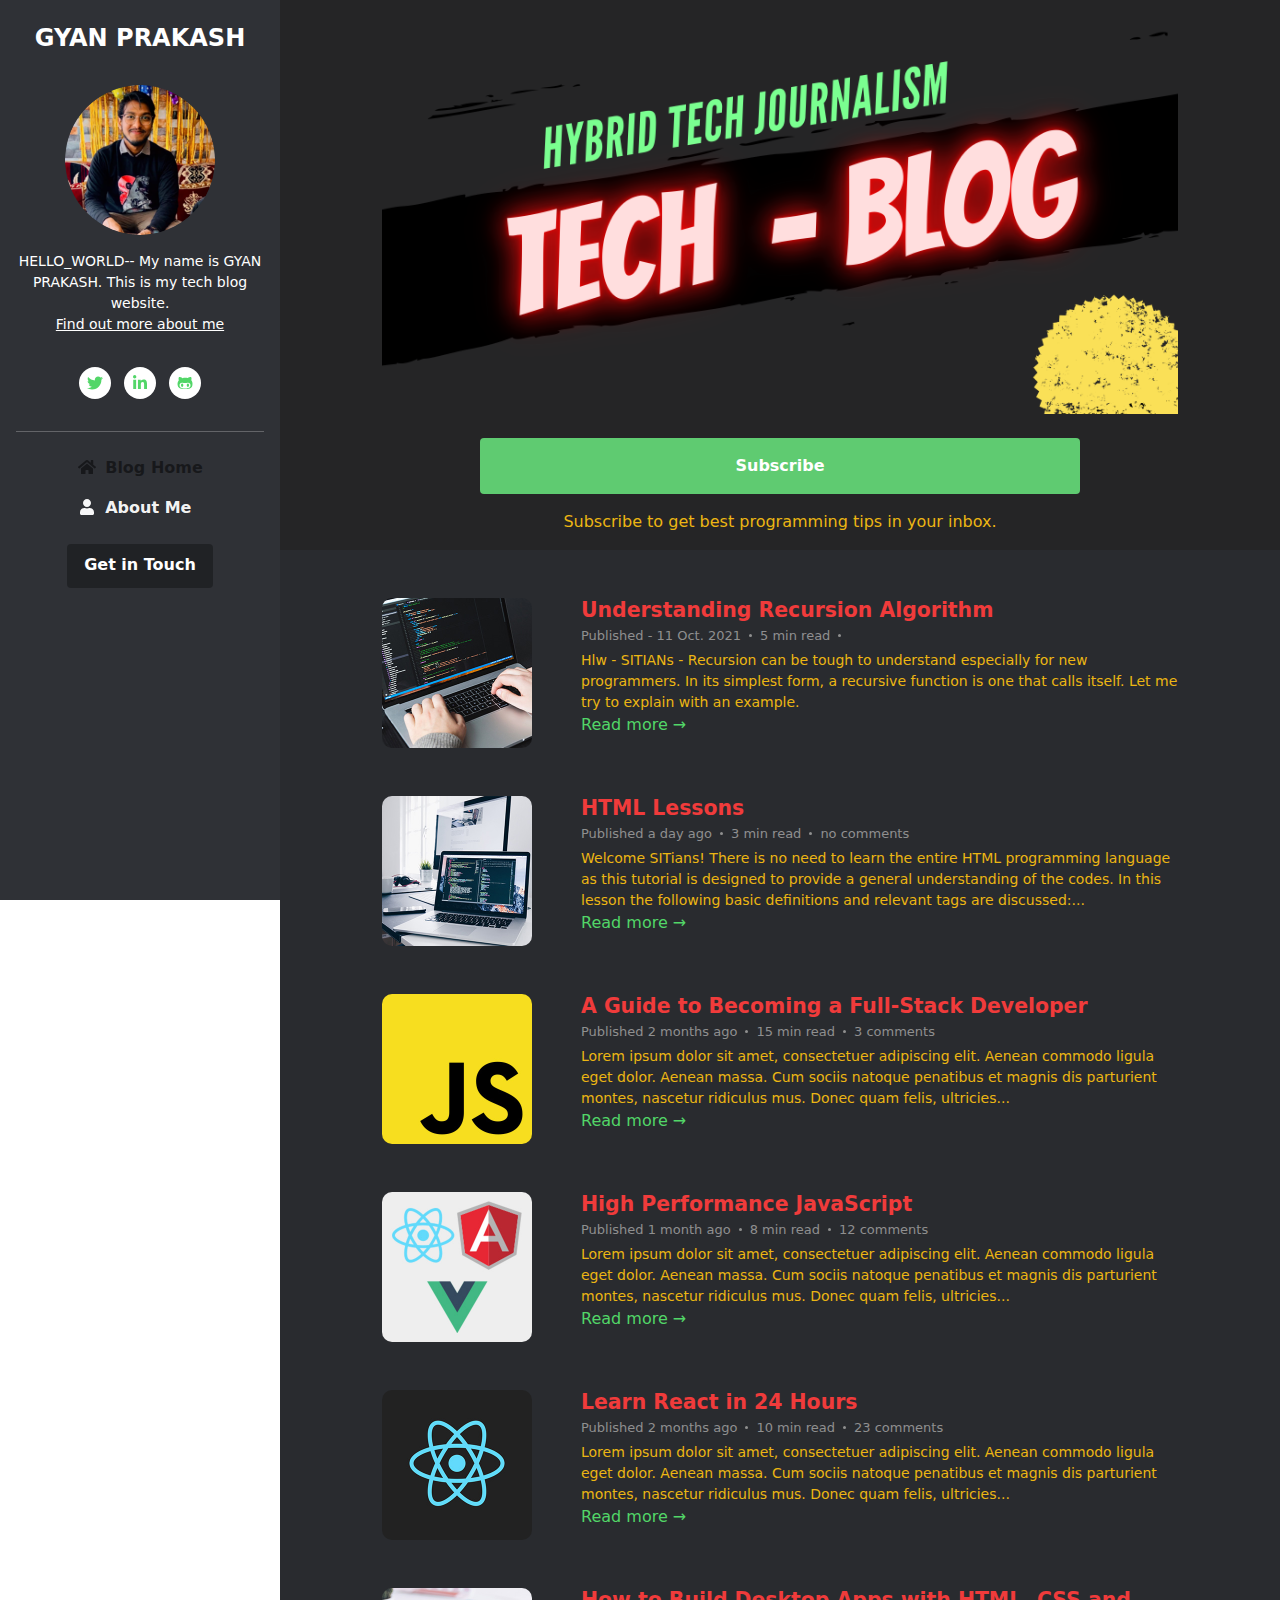
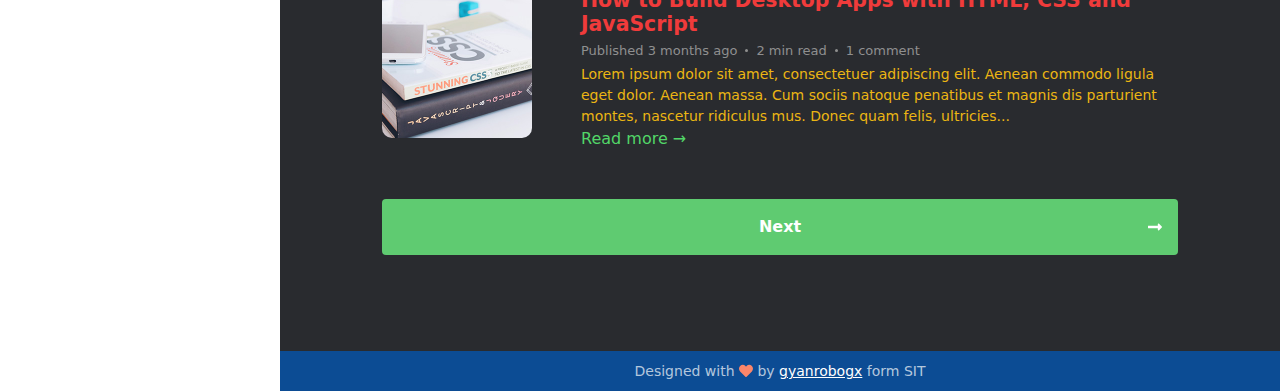
<file: index.html>
<!DOCTYPE html>
<html lang="en"> 
<head>
    <title>TECH-BLOG</title>
    
    <!-- Meta -->
    <meta charset="utf-8">
    <meta http-equiv="X-UA-Compatible" content="IE=edge">
    <meta name="viewport" content="width=device-width, initial-scale=1.0">
    <meta name="description" content="Tech Support">
    <meta name="author" content="GYAN">    
    <link rel="shortcut icon" href="favicon.ico"> 
    
    <!-- FontAwesome JS-->
	<script defer src="assets/fontawesome/js/all.min.js"></script>
    
    <!-- Theme CSS -->  
    <link id="theme-style" rel="stylesheet" href="assets/css/theme-1.css">

</head> 

<body>
    
    <header class="header text-center">	    
	    <h1 class="blog-name pt-lg-4 mb-0"><a class="no-text-decoration" href="index.html">GYAN PRAKASH</a></h1>
        
	    <nav class="navbar navbar-expand-lg navbar-dark" >
           
			<button class="navbar-toggler" type="button" data-bs-toggle="collapse" data-bs-target="#navigation" aria-controls="navigation" aria-expanded="false" aria-label="Toggle navigation">
				<span class="navbar-toggler-icon"></span>
			</button>

			<div id="navigation" class="collapse navbar-collapse flex-column" >
				<div class="profile-section pt-3 pt-lg-0">
				    <img class="profile-image mb-3 rounded-circle mx-auto" src="assets/images/profile.png" alt="image" >			
					
					<div class="bio mb-3">HELLO_WORLD-- My name is GYAN PRAKASH. This is my tech blog website.<br><a href="http://gyanrobogx.in/">Find out more about me</a></div><!--//bio-->
					<ul class="social-list list-inline py-3 mx-auto">
			            <li class="list-inline-item"><a href="https://twitter.com/Kali_root_zBUGS?s=09"><i class="fab fa-twitter fa-fw"></i></a></li>
			            <li class="list-inline-item"><a href="https://www.linkedin.com/in/gyan-p-a20539202/"><i class="fab fa-linkedin-in fa-fw"></i></a></li>
			            <li class="list-inline-item"><a href="https://github.com/GyanPrakashRaj"><i class="fab fa-github-alt fa-fw"></i></a></li>
			        </ul><!--//social-list-->
			        <hr> 
				</div><!--//profile-section-->
				
				<ul class="navbar-nav flex-column text-start">
					<li class="nav-item">
					    <a class="nav-link active" href="index.html"><i class="fas fa-home fa-fw me-2"></i>Blog Home <span class="sr-only">(current)</span></a>
					</li>
					<li class="nav-item">
					    <a class="nav-link" href="about.html"><i class="fas fa-user fa-fw me-2"></i>About Me</a>
					</li>
				</ul>
				
				<div class="my-2 my-md-3">
				    <a class="btn btn-primary" href="https://api.whatsapp.com/send?phone=+917050945881&text=I'm in love with programming.>xd" target="_blank">Get in Touch</a>
				</div>
			</div>
		</nav>
    </header>
    
    <div class="main-wrapper">
	    
	    <section class="cta-section theme-bg-light py-3">
		    <div class="container text-center single-col-max-width">
				<img class="img-fluid" src="assets/images/banner.png" alt="image"></a>
			    <div class="single-form-max-width pt-2 mx-auto">
					<nav class="blog-nav nav nav-justified my-3 align-items-center">
						<a class="nav-link-next nav-item nav-link rounded" href="https://docs.google.com/forms/d/e/1FAIpQLSc9H0ZtF4WVgP8-lg8HToXyl6M5GOY3F7iSKYQ61GXTvd4bpQ/viewform">Subscribe<i class="arrow-next"></i></a>
					  </nav>
				<div class="intro">Subscribe to get best programming tips in your inbox.</div>
				    <!--<form class="signup-form row g-2 g-lg-2 align-items-center">-->
	                    <!--<div class="col-12 col-md-9">-->
	                        <!--<label class="sr-only" for="semail">Your email</label>
	                        <input type="email" id="semail" name="semail1" class="form-control me-md-1 semail" placeholder="Enter email">
	                    </div>-->
						<!--<nav class="blog-nav nav nav-justified my-5 align-items-center">
							<a class="nav-link-next nav-item nav-link rounded" href="https://docs.google.com/forms/d/e/1FAIpQLSc9H0ZtF4WVgP8-lg8HToXyl6M5GOY3F7iSKYQ61GXTvd4bpQ/viewform">Subscribe<i class="arrow-next"></i></a>
						  </nav>-->
	                    <!--<div class="col-12 col-md-2">
	                        <button type="submit" align-items-center herf="https://docs.google.com/forms/d/e/1FAIpQLSc9H0ZtF4WVgP8-lg8HToXyl6M5GOY3F7iSKYQ61GXTvd4bpQ/viewform" class="btn btn-primary">Subscribe</button>
	                    </div>-->
	                </form><!--//signup-form-->
			    </div><!--//single-form-max-width-->
		    </div><!--//container-->
	    </section>
	    
	    
	    <section class="blog-list px-3 py-5 p-md-5">
		    <div class="container single-col-max-width">
			    <div class="item mb-5">
				    <div class="row g-3 g-xl-0">
					    <div class="col-2 col-xl-3">
					        <img class="img-fluid post-thumb " src="assets/images/blog/blog-post-thumb-1.jpg" alt="image">
					    </div>
					    <div class="col">
						    <h3 class="title mb-1"><a class="text-link" href="recursion11oct.html">Understanding Recursion Algorithm</a></h3>
						    <div class="meta mb-1"><span class="date">Published - 11 Oct. 2021</span><span class="time">5 min read</span><span class="comment"></span></div>
						    <div class="intro">Hlw - SITIANs - Recursion can be tough to understand especially for new programmers. In its simplest form, a recursive function is one that calls itself. Let me try to explain with an example.</div>
						    <a class="text-link" href="recursion11oct.html">Read more &rarr;</a>
					    </div><!--//col-->
				    </div><!--//row-->
			    </div><!--//item-->
			    <div class="item mb-5">
				    <div class="row g-3 g-xl-0">
					    <div class="col-2 col-xl-3">
					        <img class="img-fluid post-thumb " src="assets/images/blog/blog-post-thumb-2.jpg" alt="image">
					    </div>
					    <div class="col">
						    <h3 class="title mb-1"><a class="text-link" href="tags.html">HTML Lessons</a></h3>
						    <div class="meta mb-1"><span class="date">Published a day ago</span><span class="time">3 min read</span><span class="comment"><a class="text-link" href="#">no comments</a></span></div>
						    <div class="intro">Welcome SITians! There is no need to learn the entire HTML programming language as this tutorial is designed to provide a general understanding of the codes. In this lesson the following basic definitions and relevant tags are discussed:...</div>
						    <a class="text-link" href="tags.html">Read more &rarr;</a>
					    </div><!--//col-->
				    </div><!--//row-->
			    </div><!--//item-->
			    
			    <div class="item mb-5">
				    <div class="row g-3 g-xl-0">
					    <div class="col-2 col-xl-3">
					        <img class="img-fluid post-thumb" src="assets/images/blog/blog-post-thumb-3.jpg" alt="image">
					    </div>
					    <div class="col">
						    <h3 class="title mb-1"><a class="text-link" href="blog-post.html">A Guide to Becoming a Full-Stack Developer</a></h3>
						    <div class="meta mb-1"><span class="date">Published 2 months ago</span><span class="time">15 min read</span><span class="comment"><a class="text-link" href="#">3 comments</a></span></div>
						    <div class="intro">Lorem ipsum dolor sit amet, consectetuer adipiscing elit. Aenean commodo ligula eget dolor. Aenean massa. Cum sociis natoque penatibus et magnis dis parturient montes, nascetur ridiculus mus. Donec quam felis, ultricies...</div>
						    <a class="text-link" href="blog-post.html">Read more &rarr;</a>
					    </div><!--//col-->
				    </div><!--//row-->
			    </div><!--//item-->
			    
			    <div class="item mb-5">
				    <div class="row g-3 g-xl-0">
					    <div class="col-2 col-xl-3">
					        <img class="img-fluid post-thumb" src="assets/images/blog/blog-post-thumb-4.jpg" alt="image">
					    </div>
					    <div class="col">
						    <h3 class="title mb-1"><a class="text-link" href="blog-post.html">High Performance JavaScript</a></h3>
						    <div class="meta mb-1"><span class="date">Published 1 month ago</span><span class="time">8 min read</span><span class="comment"><a class="text-link" href="#">12 comments</a></span></div>
						    <div class="intro">Lorem ipsum dolor sit amet, consectetuer adipiscing elit. Aenean commodo ligula eget dolor. Aenean massa. Cum sociis natoque penatibus et magnis dis parturient montes, nascetur ridiculus mus. Donec quam felis, ultricies...</div>
						    <a class="text-link" href="blog-post.html">Read more &rarr;</a>
					    </div><!--//col-->
				    </div><!--//row-->
			    </div><!--//item-->
			    
			    
			    <div class="item mb-5">
				    <div class="row g-3 g-xl-0">
					    <div class="col-2 col-xl-3">
					        <img class="img-fluid post-thumb" src="assets/images/blog/blog-post-thumb-5.jpg" alt="image">
					    </div>
					    <div class="col">
						    <h3 class="title mb-1"><a class="text-link" href="blog-post.html">Learn React in 24 Hours</a></h3>
						    <div class="meta mb-1"><span class="date">Published 2 months ago</span><span class="time">10 min read</span><span class="comment"><a class="text-link" href="#">23 comments</a></span></div>
						    <div class="intro">Lorem ipsum dolor sit amet, consectetuer adipiscing elit. Aenean commodo ligula eget dolor. Aenean massa. Cum sociis natoque penatibus et magnis dis parturient montes, nascetur ridiculus mus. Donec quam felis, ultricies...</div>
						    <a class="text-link" href="blog-post.html">Read more &rarr;</a>
					    </div><!--//col-->
				    </div><!--//row-->
			    </div><!--//item-->
			    
			    <div class="item">
				    <div class="row g-3 g-xl-0">
					    <div class="col-2 col-xl-3">
					        <img class="img-fluid post-thumb" src="assets/images/blog/blog-post-thumb-6.jpg" alt="image">
					    </div>
					    <div class="col">
						    <h3 class="title mb-1"><a class="text-link" href="blog-post.html">How to Build Desktop Apps with HTML, CSS and JavaScript</a></h3>
						    <div class="meta mb-1"><span class="date">Published 3 months ago</span><span class="time">2 min read</span><span class="comment"><a class="text-link" href="#">1 comment</a></span></div>
						    <div class="intro">Lorem ipsum dolor sit amet, consectetuer adipiscing elit. Aenean commodo ligula eget dolor. Aenean massa. Cum sociis natoque penatibus et magnis dis parturient montes, nascetur ridiculus mus. Donec quam felis, ultricies...</div>
						    <a class="text-link" href="blog-post.html">Read more &rarr;</a>
					    </div><!--//col-->
				    </div><!--//row-->
			    </div><!--//item-->
			    
			    <nav class="blog-nav nav nav-justified my-5">
				  <a class="nav-link-prev nav-item nav-link d-none rounded-left" href="#">Previous<i class="arrow-prev fas fa-long-arrow-alt-left"></i></a>
				  <a class="nav-link-next nav-item nav-link rounded" href="#">Next<i class="arrow-next fas fa-long-arrow-alt-right"></i></a>
				</nav>
				
		    </div>
	    </section>
	    
	    <footer class="footer text-center py-2 theme-bg-dark">
			<small class="copyright">Designed with <i class="fas fa-heart" style="color: #fb866a;"></i> by <a href="https://www.linkedin.com/in/gyan-p-a20539202/" target="_blank">gyanrobogx</a> form SIT</small>
	    </footer>
    
    </div><!--//main-wrapper-->

       
    <!-- Javascript -->          
    <script src="assets/plugins/popper.min.js"></script> 
    <script src="assets/plugins/bootstrap/js/bootstrap.min.js"></script> 

    

</body>
</html>
</file>
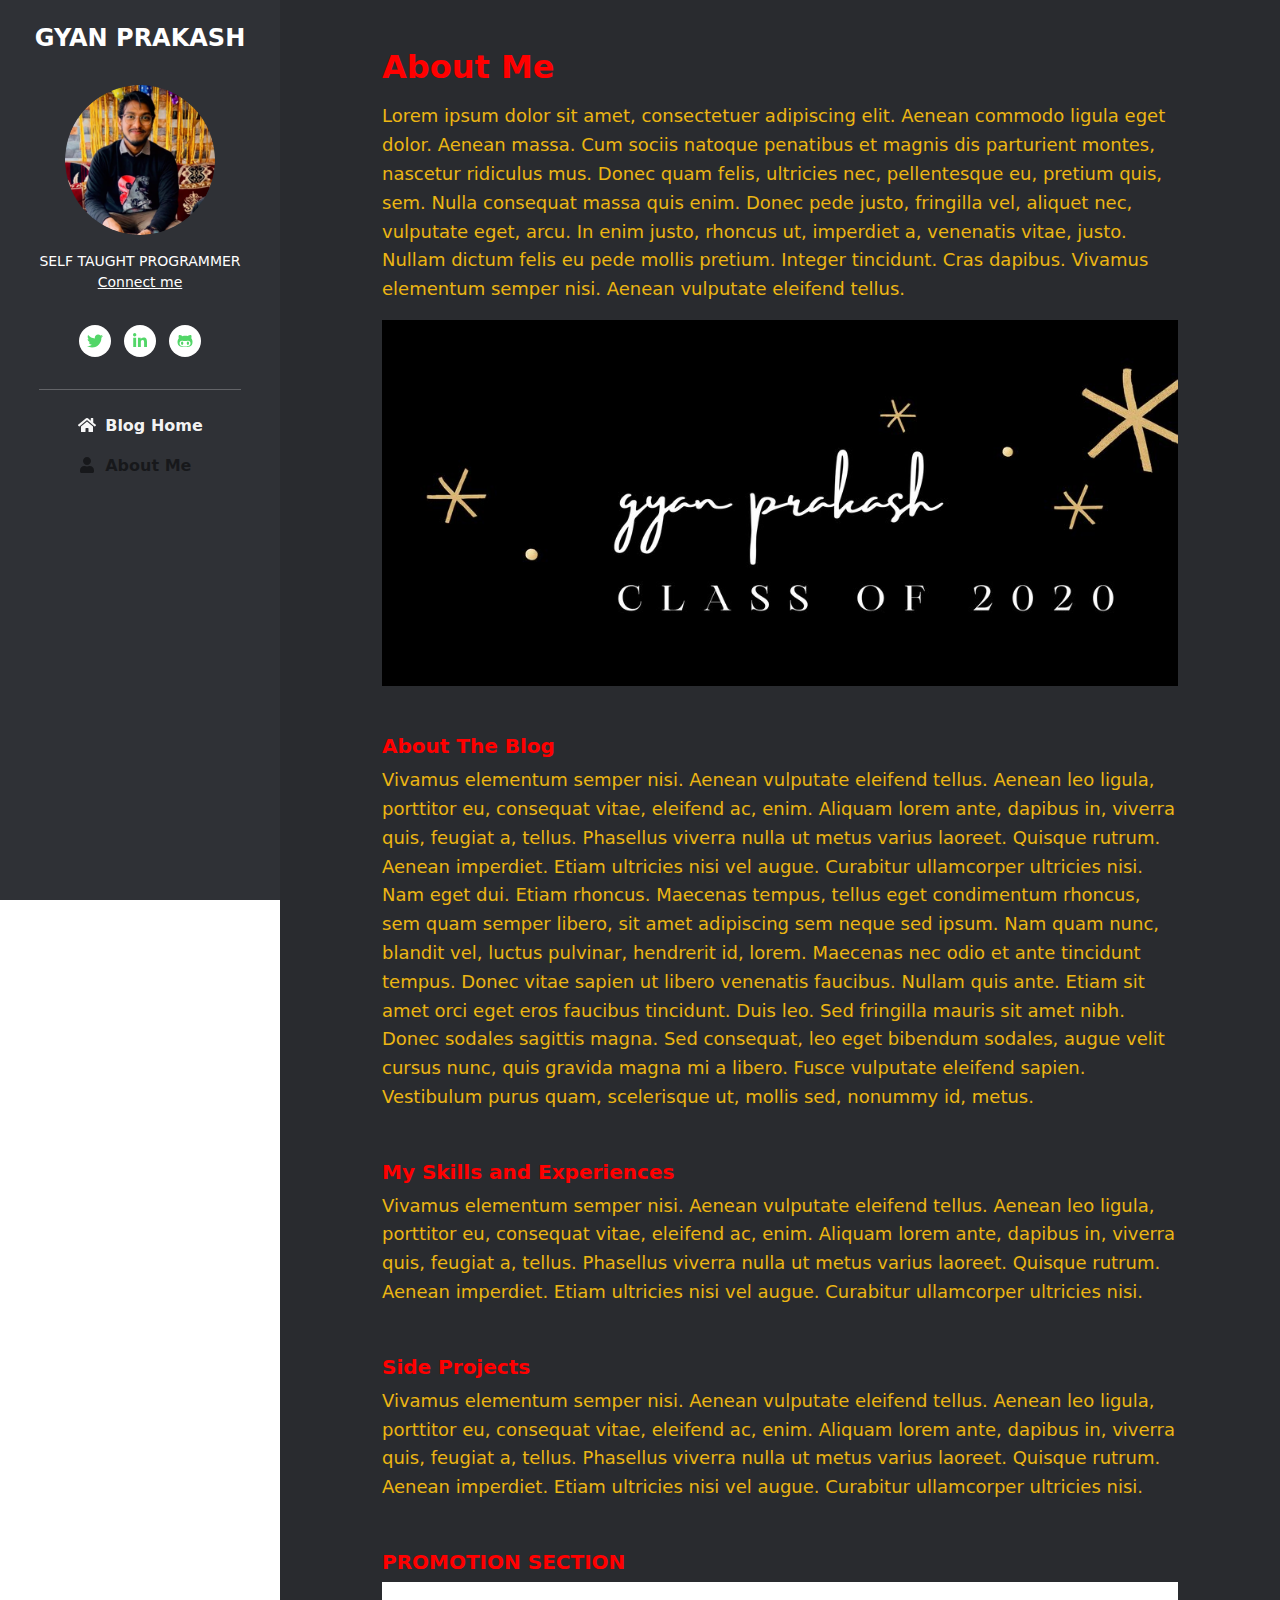
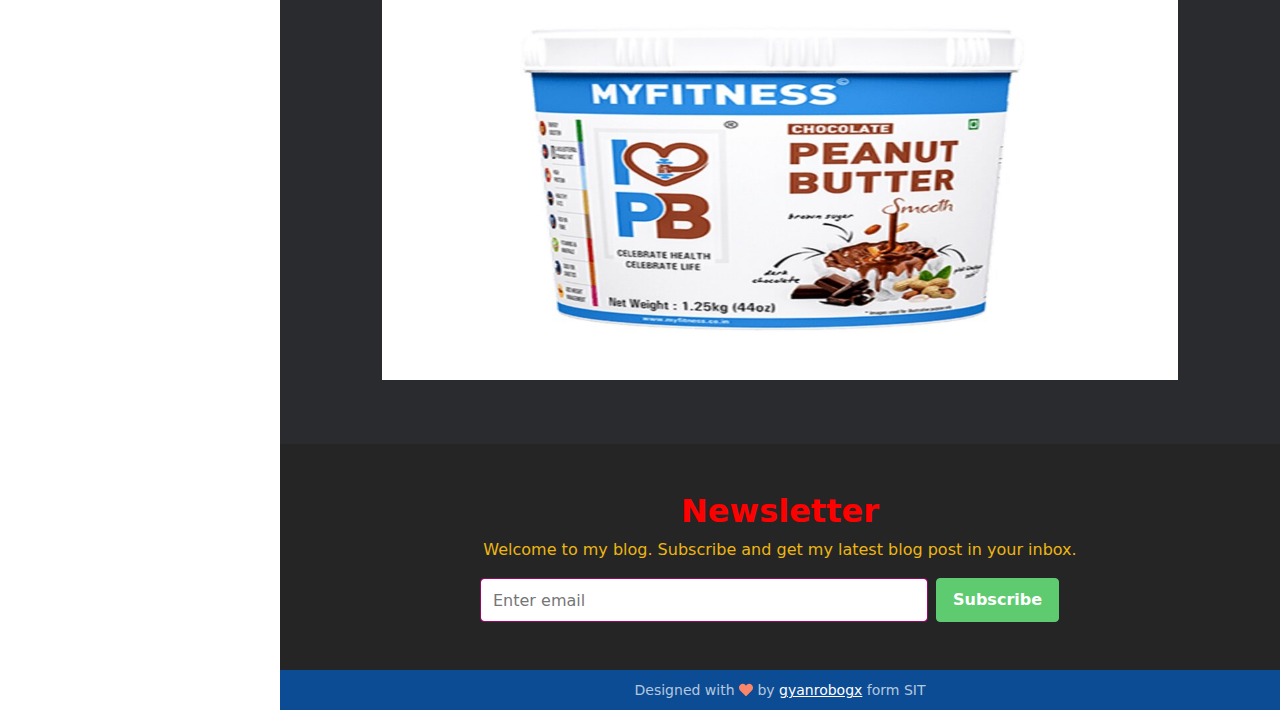
<file: about.html>
<!DOCTYPE html>
<html lang="en"> 
<head>
    <title>TECH-BLOG</title>
    
    <!-- Meta -->
    <meta charset="utf-8">
    <meta http-equiv="X-UA-Compatible" content="IE=edge">
    <meta name="viewport" content="width=device-width, initial-scale=1.0">
    <meta name="description" content="TECH-BLOG">
    <meta name="author" content="GYAN">    
    <link rel="shortcut icon" href="favicon.ico"> 
    
    <!-- FontAwesome JS-->
	<script defer src="assets/fontawesome/js/all.min.js"></script>
    
    <!-- Theme CSS -->  
    <link id="theme-style" rel="stylesheet" href="assets/css/theme-1.css">
    

</head> 

<body>
    
    <header class="header text-center">	    
	    <h1 class="blog-name pt-lg-4 mb-0"><a class="no-text-decoration" href="index.html">GYAN PRAKASH</a></h1>
        
	    <nav class="navbar navbar-expand-lg navbar-dark" >
           
			<button class="navbar-toggler" type="button" data-bs-toggle="collapse" data-bs-target="#navigation" aria-controls="navigation" aria-expanded="false" aria-label="Toggle navigation">
				<span class="navbar-toggler-icon"></span>
			</button>
			
			<div id="navigation" class="collapse navbar-collapse flex-column" >
				<div class="profile-section pt-3 pt-lg-0">
				    <img class="profile-image mb-3 rounded-circle mx-auto" src="assets/images/profile.png" alt="image" >			
					
					<div class="bio mb-3">SELF TAUGHT PROGRAMMER<br><a href="https://api.whatsapp.com/send?phone=+917050945881&text=I'm in love with programming.>xd">Connect me</a></div><!--//bio-->
					<ul class="social-list list-inline py-3 mx-auto">
			            <li class="list-inline-item"><a href="https://twitter.com/Kali_root_zBUGS?s=09"><i class="fab fa-twitter fa-fw"></i></a></li>
			            <li class="list-inline-item"><a href="https://www.linkedin.com/in/gyan-p-a20539202/"><i class="fab fa-linkedin-in fa-fw"></i></a></li>
			            <li class="list-inline-item"><a href="https://github.com/GyanPrakashRaj"><i class="fab fa-github-alt fa-fw"></i></a></li>
			        </ul><!--//social-list-->
			        <hr> 
				</div><!--//profile-section-->
				
				<ul class="navbar-nav flex-column text-start">
					<li class="nav-item">
					    <a class="nav-link" href="index.html"><i class="fas fa-home fa-fw me-2"></i>Blog Home <span class="sr-only">(current)</span></a>
					</li>
					<li class="nav-item">
					    <a class="nav-link active" href="about.html"><i class="fas fa-user fa-fw me-2"></i>About Me</a>
					</li>
				</ul>
				
			</div>
		</nav>
    </header>
    
    <div class="main-wrapper">
	    	    
	    <article class="about-section py-5">
		    <div class="container">
			    <h2 class="title mb-3">About Me</h2>
			    
			    <p>Lorem ipsum dolor sit amet, consectetuer adipiscing elit. Aenean commodo ligula eget dolor. Aenean massa. Cum sociis natoque penatibus et magnis dis parturient montes, nascetur ridiculus mus. Donec quam felis, ultricies nec, pellentesque eu, pretium quis, sem. Nulla consequat massa quis enim. Donec pede justo, fringilla vel, aliquet nec, vulputate eget, arcu. In enim justo, rhoncus ut, imperdiet a, venenatis vitae, justo. Nullam dictum felis eu pede mollis pretium. Integer tincidunt. Cras dapibus. Vivamus elementum semper nisi. Aenean vulputate eleifend tellus. </p>
			    <figure><img class="img-fluid" src="assets/images/about-me.jpg" alt="image"></figure>
			    <h5 class="mt-5">About The Blog</h5>
			    <p>Vivamus elementum semper nisi. Aenean vulputate eleifend tellus. Aenean leo ligula, porttitor eu, consequat vitae, eleifend ac, enim. Aliquam lorem ante, dapibus in, viverra quis, feugiat a, tellus. Phasellus viverra nulla ut metus varius laoreet. Quisque rutrum. Aenean imperdiet. Etiam ultricies nisi vel augue. Curabitur ullamcorper ultricies nisi. Nam eget dui. Etiam rhoncus. Maecenas tempus, tellus eget condimentum rhoncus, sem quam semper libero, sit amet adipiscing sem neque sed ipsum. Nam quam nunc, blandit vel, luctus pulvinar, hendrerit id, lorem. Maecenas nec odio et ante tincidunt tempus. Donec vitae sapien ut libero venenatis faucibus. Nullam quis ante. Etiam sit amet orci eget eros faucibus tincidunt. Duis leo. Sed fringilla mauris sit amet nibh. Donec sodales sagittis magna. Sed consequat, leo eget bibendum sodales, augue velit cursus nunc, quis gravida magna mi a libero. Fusce vulputate eleifend sapien. Vestibulum purus quam, scelerisque ut, mollis sed, nonummy id, metus.</p>
			    <h5 class="mt-5">My Skills and Experiences</h5>
			    <p>Vivamus elementum semper nisi. Aenean vulputate eleifend tellus. Aenean leo ligula, porttitor eu, consequat vitae, eleifend ac, enim. Aliquam lorem ante, dapibus in, viverra quis, feugiat a, tellus. Phasellus viverra nulla ut metus varius laoreet. Quisque rutrum. Aenean imperdiet. Etiam ultricies nisi vel augue. Curabitur ullamcorper ultricies nisi.</p>
			    <h5 class="mt-5">Side Projects</h5>
			    <p>Vivamus elementum semper nisi. Aenean vulputate eleifend tellus. Aenean leo ligula, porttitor eu, consequat vitae, eleifend ac, enim. Aliquam lorem ante, dapibus in, viverra quis, feugiat a, tellus. Phasellus viverra nulla ut metus varius laoreet. Quisque rutrum. Aenean imperdiet. Etiam ultricies nisi vel augue. Curabitur ullamcorper ultricies nisi.</p>
			    
			    <figure>
					<h5 class="mt-5">PROMOTION SECTION</h5>
					<a href="https://myfitness.in/"><img class="img-fluid" src="assets/images/promo-banner.jpg" alt="image"></a></figure>
		    </div>
	    </article><!--//about-section-->
	    
	    <section class="cta-section theme-bg-light py-5">
		    <div class="container text-center">
			    <h2 class="heading">Newsletter</h2>
			    <div class="intro">Welcome to my blog. Subscribe and get my latest blog post in your inbox.</div>
			    <div class="single-form-max-width pt-3 mx-auto">
				    <form class="signup-form row g-2 g-lg-2 align-items-center">
	                    <div class="col-12 col-md-9">
	                        <label class="sr-only" for="semail">Your email</label>
	                        <input type="email" id="semail" name="semail1" class="form-control me-md-1 semail" placeholder="Enter email">
	                    </div>
	                    <div class="col-12 col-md-2">
	                        <button type="submit" class="btn btn-primary">Subscribe</button>
	                    </div>
	                </form><!--//signup-form-->
			    </div><!--//single-form-max-width-->
		    </div><!--//container-->
	    </section>
	    
	    <footer class="footer text-center py-2 theme-bg-dark">
            <small class="copyright">Designed with <i class="fas fa-heart" style="color: #fb866a;"></i> by <a href="https://www.linkedin.com/in/gyan-p-a20539202/" target="_blank">gyanrobogx</a> form SIT</small>
		   
	    </footer>
    
    </div><!--//main-wrapper-->
    
       
    <!-- Javascript -->          
    <script src="assets/plugins/popper.min.js"></script> 
    <script src="assets/plugins/bootstrap/js/bootstrap.min.js"></script> 
    

</body>
</html>
</file>
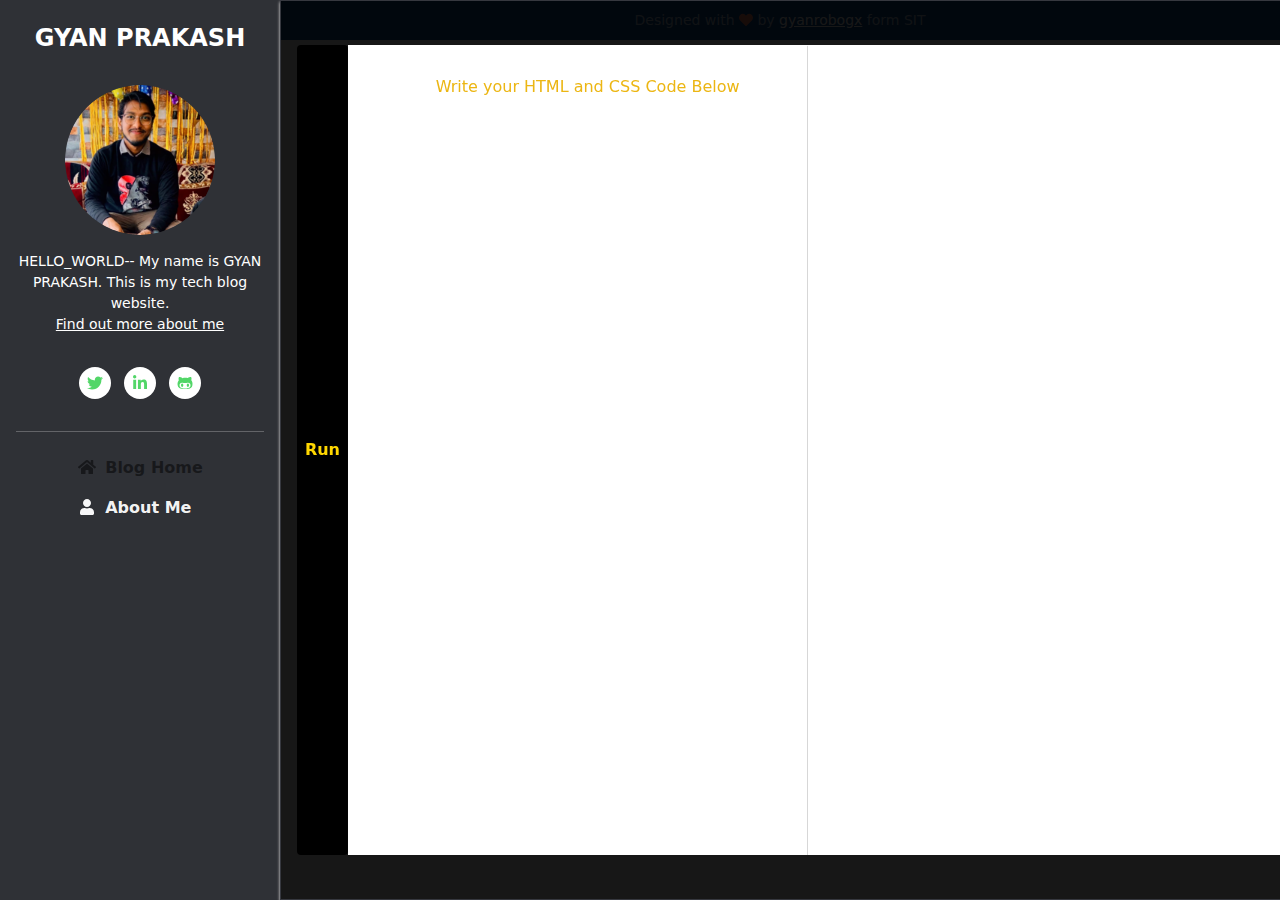
<file: compiler.html>
<!DOCTYPE html>
<html lang="en"> 
<head>
    <title>TECH-BLOG</title>
    
    <!-- Meta -->
    <meta charset="utf-8">
    <meta http-equiv="X-UA-Compatible" content="IE=edge">
    <meta name="viewport" content="width=device-width, initial-scale=1.0">
    <meta name="description" content="Tech Support">
    <meta name="author" content="GYAN">    
    <link rel="shortcut icon" href="favicon.ico"> 
    
    <!-- FontAwesome JS-->
	<script defer src="assets/fontawesome/js/all.min.js"></script>
    
    <!-- Theme CSS -->  
    <link id="theme-style" rel="stylesheet" href="assets/css/theme-1.css">

</head> 

<body>
    
    <header class="header text-center">	    
	    <h1 class="blog-name pt-lg-4 mb-0"><a class="no-text-decoration" href="index.html">GYAN PRAKASH</a></h1>
        
	    <nav class="navbar navbar-expand-lg navbar-dark" >
           
			<button class="navbar-toggler" type="button" data-bs-toggle="collapse" data-bs-target="#navigation" aria-controls="navigation" aria-expanded="false" aria-label="Toggle navigation">
				<span class="navbar-toggler-icon"></span>
			</button>

			<div id="navigation" class="collapse navbar-collapse flex-column" >
				<div class="profile-section pt-3 pt-lg-0">
				    <img class="profile-image mb-3 rounded-circle mx-auto" src="assets/images/profile.png" alt="image" >			
					
					<div class="bio mb-3">HELLO_WORLD-- My name is GYAN PRAKASH. This is my tech blog website.<br><a href="http://gyanrobogx.in/">Find out more about me</a></div><!--//bio-->
					<ul class="social-list list-inline py-3 mx-auto">
			            <li class="list-inline-item"><a href="https://twitter.com/Kali_root_zBUGS?s=09"><i class="fab fa-twitter fa-fw"></i></a></li>
			            <li class="list-inline-item"><a href="https://www.linkedin.com/in/gyan-p-a20539202/"><i class="fab fa-linkedin-in fa-fw"></i></a></li>
			            <li class="list-inline-item"><a href="https://github.com/GyanPrakashRaj"><i class="fab fa-github-alt fa-fw"></i></a></li>
			        </ul><!--//social-list-->
			        <hr> 
				</div><!--//profile-section-->
				
				<ul class="navbar-nav flex-column text-start">
					<li class="nav-item">
					    <a class="nav-link active" href="index.html"><i class="fas fa-home fa-fw me-2"></i>Blog Home <span class="sr-only">(current)</span></a>
					</li>
					<li class="nav-item">
					    <a class="nav-link" href="about.html"><i class="fas fa-user fa-fw me-2"></i>About Me</a>
					</li>
				</ul>
				
							</div>
		</nav>
    </header>
    
    <div class="main-wrapper">
        <link rel="stylesheet" href="assets/css/compiler.css">
        <div class="main-editor">
            <button class="btn">Run</button>
            <div class="first" contenteditable>
                Write your HTML and CSS Code Below
            </div>
            <iframe class="second">
            </iframe>
        </div>
	    <footer class="footer text-center py-2 theme-bg-dark">
			<small class="copyright">Designed with <i class="fas fa-heart" style="color: #fb866a;"></i> by <a href="https://www.linkedin.com/in/gyan-p-a20539202/" target="_blank">gyanrobogx</a> form SIT</small>
	    </footer>
    
    </div><!--//main-wrapper-->

       
    <!-- Javascript -->          
    <script src="assets/plugins/popper.min.js"></script> 
    <script src="assets/plugins/bootstrap/js/bootstrap.min.js"></script> 
    <script src="assets/js/comp.js"></script>

    

</body>
</html>
</file>
<file: assets/css/theme-1.css>
:root{--bs-blue: #0d6efd;--bs-indigo: #6610f2;--bs-purple: #6f42c1;--bs-pink: #d63384;--bs-red: #dc3545;--bs-orange: #fd7e14;--bs-yellow: #ffc107;--bs-green: #198754;--bs-teal: #20c997;--bs-cyan: #0dcaf0;--bs-white: #fff;--bs-gray: #767676;--bs-gray-dark: #434343;--bs-primary: #5FCB71;--bs-secondary: #4f4f4f;--bs-success: #198754;--bs-info: #0dcaf0;--bs-warning: #ffc107;--bs-danger: #dc3545;--bs-light: #c2c2c2;--bs-dark: #292929;--bs-font-sans-serif: system-ui, -apple-system, "Segoe UI", Roboto, "Helvetica Neue", Arial, "Noto Sans", "Liberation Sans", sans-serif, "Apple Color Emoji", "Segoe UI Emoji", "Segoe UI Symbol", "Noto Color Emoji";--bs-font-monospace: SFMono-Regular, Menlo, Monaco, Consolas, "Liberation Mono", "Courier New", monospace;--bs-gradient: linear-gradient(180deg, rgba(255,255,255,0.15), rgba(255,255,255,0))}*,*::before,*::after{box-sizing:border-box}@media (prefers-reduced-motion: no-preference){:root{scroll-behavior:smooth}}body{margin:0;font-family:var(--bs-font-sans-serif);font-size:1rem;font-weight:400;line-height:1.5;color:#292929;background-color:#fff;-webkit-text-size-adjust:100%;-webkit-tap-highlight-color:rgba(0,0,0,0)}hr{margin:1rem 0;color:inherit;background-color:currentColor;border:0;opacity:.25}hr:not([size]){height:1px}h6,.h6,h5,.h5,h4,.h4,h3,.h3,h2,.h2,h1,.h1{margin-top:0;margin-bottom:.5rem;font-weight:500;line-height:1.2}h1,.h1{font-size:calc(1.375rem + 1.5vw)}@media (min-width: 1200px){h1,.h1{font-size:2.5rem}}h2,.h2{font-size:calc(1.325rem + .9vw)}@media (min-width: 1200px){h2,.h2{font-size:2rem}}h3,.h3{font-size:calc(1.3rem + .6vw)}@media (min-width: 1200px){h3,.h3{font-size:1.75rem}}h4,.h4{font-size:calc(1.275rem + .3vw)}@media (min-width: 1200px){h4,.h4{font-size:1.5rem}}h5,.h5{font-size:1.25rem}h6,.h6{font-size:1rem}p{margin-top:0;margin-bottom:1rem}abbr[title],abbr[data-bs-original-title]{-webkit-text-decoration:underline dotted;text-decoration:underline dotted;cursor:help;-webkit-text-decoration-skip-ink:none;text-decoration-skip-ink:none}address{margin-bottom:1rem;font-style:normal;line-height:inherit}ol,ul{padding-left:2rem}ol,ul,dl{margin-top:0;margin-bottom:1rem}ol ol,ul ul,ol ul,ul ol{margin-bottom:0}dt{font-weight:700}dd{margin-bottom:.5rem;margin-left:0}blockquote{margin:0 0 1rem}b,strong{font-weight:bolder}small,.small{font-size:.875em}mark,.mark{padding:.2em;background-color:#fcf8e3}sub,sup{position:relative;font-size:.75em;line-height:0;vertical-align:baseline}sub{bottom:-.25em}sup{top:-.5em}a{color:#5FCB71;text-decoration:underline}a:hover{color:#4ca25a}a:not([href]):not([class]),a:not([href]):not([class]):hover{color:inherit;text-decoration:none}pre,code,kbd,samp{font-family:var(--bs-font-monospace);font-size:1em;direction:ltr /* rtl:ignore */;unicode-bidi:bidi-override}pre{display:block;margin-top:0;margin-bottom:1rem;overflow:auto;font-size:.875em}pre code{font-size:inherit;color:inherit;word-break:normal}code{font-size:.875em;color:#d63384;word-wrap:break-word}a>code{color:inherit}kbd{padding:.2rem .4rem;font-size:.875em;color:#fff;background-color:#292929;border-radius:.2rem}kbd kbd{padding:0;font-size:1em;font-weight:700}figure{margin:0 0 1rem}img,svg{vertical-align:middle}table{caption-side:bottom;border-collapse:collapse}caption{padding-top:.5rem;padding-bottom:.5rem;color:#767676;text-align:left}th{text-align:inherit;text-align:-webkit-match-parent}thead,tbody,tfoot,tr,td,th{border-color:inherit;border-style:solid;border-width:0}label{display:inline-block}button{border-radius:0}button:focus:not(:focus-visible){outline:0}input,button,select,optgroup,textarea{margin:0;font-family:inherit;font-size:inherit;line-height:inherit}button,select{text-transform:none}[role="button"]{cursor:pointer}select{word-wrap:normal}select:disabled{opacity:1}[list]::-webkit-calendar-picker-indicator{display:none}button,[type="button"],[type="reset"],[type="submit"]{-webkit-appearance:button}button:not(:disabled),[type="button"]:not(:disabled),[type="reset"]:not(:disabled),[type="submit"]:not(:disabled){cursor:pointer}::-moz-focus-inner{padding:0;border-style:none}textarea{resize:vertical}fieldset{min-width:0;padding:0;margin:0;border:0}legend{float:left;width:100%;padding:0;margin-bottom:.5rem;font-size:calc(1.275rem + .3vw);line-height:inherit}@media (min-width: 1200px){legend{font-size:1.5rem}}legend+*{clear:left}::-webkit-datetime-edit-fields-wrapper,::-webkit-datetime-edit-text,::-webkit-datetime-edit-minute,::-webkit-datetime-edit-hour-field,::-webkit-datetime-edit-day-field,::-webkit-datetime-edit-month-field,::-webkit-datetime-edit-year-field{padding:0}::-webkit-inner-spin-button{height:auto}[type="search"]{outline-offset:-2px;-webkit-appearance:textfield}::-webkit-search-decoration{-webkit-appearance:none}::-webkit-color-swatch-wrapper{padding:0}::file-selector-button{font:inherit}::-webkit-file-upload-button{font:inherit;-webkit-appearance:button}output{display:inline-block}iframe{border:0}summary{display:list-item;cursor:pointer}progress{vertical-align:baseline}[hidden]{display:none !important}.lead{font-size:1.25rem;font-weight:300}.display-1{font-size:calc(1.625rem + 4.5vw);font-weight:300;line-height:1.2}@media (min-width: 1200px){.display-1{font-size:5rem}}.display-2{font-size:calc(1.575rem + 3.9vw);font-weight:300;line-height:1.2}@media (min-width: 1200px){.display-2{font-size:4.5rem}}.display-3{font-size:calc(1.525rem + 3.3vw);font-weight:300;line-height:1.2}@media (min-width: 1200px){.display-3{font-size:4rem}}.display-4{font-size:calc(1.475rem + 2.7vw);font-weight:300;line-height:1.2}@media (min-width: 1200px){.display-4{font-size:3.5rem}}.display-5{font-size:calc(1.425rem + 2.1vw);font-weight:300;line-height:1.2}@media (min-width: 1200px){.display-5{font-size:3rem}}.display-6{font-size:calc(1.375rem + 1.5vw);font-weight:300;line-height:1.2}@media (min-width: 1200px){.display-6{font-size:2.5rem}}.list-unstyled{padding-left:0;list-style:none}.list-inline{padding-left:0;list-style:none}.list-inline-item{display:inline-block}.list-inline-item:not(:last-child){margin-right:.5rem}.initialism{font-size:.875em;text-transform:uppercase}.blockquote{margin-bottom:1rem;font-size:1.25rem}.blockquote>:last-child{margin-bottom:0}.blockquote-footer{margin-top:-1rem;margin-bottom:1rem;font-size:.875em;color:#767676}.blockquote-footer::before{content:"\2014\00A0"}.img-fluid{max-width:100%;height:auto}.img-thumbnail{padding:.25rem;background-color:#fff;border:1px solid #a9a9a9;border-radius:.25rem;max-width:100%;height:auto}.figure{display:inline-block}.figure-img{margin-bottom:.5rem;line-height:1}.figure-caption{font-size:.875em;color:#767676}.container,.container-fluid,.container-xxl,.container-xl,.container-lg,.container-md,.container-sm{width:100%;padding-right:var(--bs-gutter-x, .75rem);padding-left:var(--bs-gutter-x, .75rem);margin-right:auto;margin-left:auto}@media (min-width: 576px){.container-sm,.container{max-width:540px}}@media (min-width: 768px){.container-md,.container-sm,.container{max-width:720px}}@media (min-width: 992px){.container-lg,.container-md,.container-sm,.container{max-width:960px}}@media (min-width: 1200px){.container-xl,.container-lg,.container-md,.container-sm,.container{max-width:1140px}}@media (min-width: 1400px){.container-xxl,.container-xl,.container-lg,.container-md,.container-sm,.container{max-width:1320px}}.row{--bs-gutter-x: 1.5rem;--bs-gutter-y: 0;display:-webkit-flex;display:flex;-webkit-flex-wrap:wrap;flex-wrap:wrap;margin-top:calc(var(--bs-gutter-y) * -1);margin-right:calc(var(--bs-gutter-x) * -.5);margin-left:calc(var(--bs-gutter-x) * -.5)}.row>*{-webkit-flex-shrink:0;flex-shrink:0;width:100%;max-width:100%;padding-right:calc(var(--bs-gutter-x) * .5);padding-left:calc(var(--bs-gutter-x) * .5);margin-top:var(--bs-gutter-y)}.col{-webkit-flex:1 0 0%;flex:1 0 0%}.row-cols-auto>*{-webkit-flex:0 0 auto;flex:0 0 auto;width:auto}.row-cols-1>*{-webkit-flex:0 0 auto;flex:0 0 auto;width:100%}.row-cols-2>*{-webkit-flex:0 0 auto;flex:0 0 auto;width:50%}.row-cols-3>*{-webkit-flex:0 0 auto;flex:0 0 auto;width:33.3333333333%}.row-cols-4>*{-webkit-flex:0 0 auto;flex:0 0 auto;width:25%}.row-cols-5>*{-webkit-flex:0 0 auto;flex:0 0 auto;width:20%}.row-cols-6>*{-webkit-flex:0 0 auto;flex:0 0 auto;width:16.6666666667%}@media (min-width: 576px){.col-sm{-webkit-flex:1 0 0%;flex:1 0 0%}.row-cols-sm-auto>*{-webkit-flex:0 0 auto;flex:0 0 auto;width:auto}.row-cols-sm-1>*{-webkit-flex:0 0 auto;flex:0 0 auto;width:100%}.row-cols-sm-2>*{-webkit-flex:0 0 auto;flex:0 0 auto;width:50%}.row-cols-sm-3>*{-webkit-flex:0 0 auto;flex:0 0 auto;width:33.3333333333%}.row-cols-sm-4>*{-webkit-flex:0 0 auto;flex:0 0 auto;width:25%}.row-cols-sm-5>*{-webkit-flex:0 0 auto;flex:0 0 auto;width:20%}.row-cols-sm-6>*{-webkit-flex:0 0 auto;flex:0 0 auto;width:16.6666666667%}}@media (min-width: 768px){.col-md{-webkit-flex:1 0 0%;flex:1 0 0%}.row-cols-md-auto>*{-webkit-flex:0 0 auto;flex:0 0 auto;width:auto}.row-cols-md-1>*{-webkit-flex:0 0 auto;flex:0 0 auto;width:100%}.row-cols-md-2>*{-webkit-flex:0 0 auto;flex:0 0 auto;width:50%}.row-cols-md-3>*{-webkit-flex:0 0 auto;flex:0 0 auto;width:33.3333333333%}.row-cols-md-4>*{-webkit-flex:0 0 auto;flex:0 0 auto;width:25%}.row-cols-md-5>*{-webkit-flex:0 0 auto;flex:0 0 auto;width:20%}.row-cols-md-6>*{-webkit-flex:0 0 auto;flex:0 0 auto;width:16.6666666667%}}@media (min-width: 992px){.col-lg{-webkit-flex:1 0 0%;flex:1 0 0%}.row-cols-lg-auto>*{-webkit-flex:0 0 auto;flex:0 0 auto;width:auto}.row-cols-lg-1>*{-webkit-flex:0 0 auto;flex:0 0 auto;width:100%}.row-cols-lg-2>*{-webkit-flex:0 0 auto;flex:0 0 auto;width:50%}.row-cols-lg-3>*{-webkit-flex:0 0 auto;flex:0 0 auto;width:33.3333333333%}.row-cols-lg-4>*{-webkit-flex:0 0 auto;flex:0 0 auto;width:25%}.row-cols-lg-5>*{-webkit-flex:0 0 auto;flex:0 0 auto;width:20%}.row-cols-lg-6>*{-webkit-flex:0 0 auto;flex:0 0 auto;width:16.6666666667%}}@media (min-width: 1200px){.col-xl{-webkit-flex:1 0 0%;flex:1 0 0%}.row-cols-xl-auto>*{-webkit-flex:0 0 auto;flex:0 0 auto;width:auto}.row-cols-xl-1>*{-webkit-flex:0 0 auto;flex:0 0 auto;width:100%}.row-cols-xl-2>*{-webkit-flex:0 0 auto;flex:0 0 auto;width:50%}.row-cols-xl-3>*{-webkit-flex:0 0 auto;flex:0 0 auto;width:33.3333333333%}.row-cols-xl-4>*{-webkit-flex:0 0 auto;flex:0 0 auto;width:25%}.row-cols-xl-5>*{-webkit-flex:0 0 auto;flex:0 0 auto;width:20%}.row-cols-xl-6>*{-webkit-flex:0 0 auto;flex:0 0 auto;width:16.6666666667%}}@media (min-width: 1400px){.col-xxl{-webkit-flex:1 0 0%;flex:1 0 0%}.row-cols-xxl-auto>*{-webkit-flex:0 0 auto;flex:0 0 auto;width:auto}.row-cols-xxl-1>*{-webkit-flex:0 0 auto;flex:0 0 auto;width:100%}.row-cols-xxl-2>*{-webkit-flex:0 0 auto;flex:0 0 auto;width:50%}.row-cols-xxl-3>*{-webkit-flex:0 0 auto;flex:0 0 auto;width:33.3333333333%}.row-cols-xxl-4>*{-webkit-flex:0 0 auto;flex:0 0 auto;width:25%}.row-cols-xxl-5>*{-webkit-flex:0 0 auto;flex:0 0 auto;width:20%}.row-cols-xxl-6>*{-webkit-flex:0 0 auto;flex:0 0 auto;width:16.6666666667%}}.col-auto{-webkit-flex:0 0 auto;flex:0 0 auto;width:auto}.col-1{-webkit-flex:0 0 auto;flex:0 0 auto;width:8.33333333%}.col-2{-webkit-flex:0 0 auto;flex:0 0 auto;width:16.66666667%}.col-3{-webkit-flex:0 0 auto;flex:0 0 auto;width:25%}.col-4{-webkit-flex:0 0 auto;flex:0 0 auto;width:33.33333333%}.col-5{-webkit-flex:0 0 auto;flex:0 0 auto;width:41.66666667%}.col-6{-webkit-flex:0 0 auto;flex:0 0 auto;width:50%}.col-7{-webkit-flex:0 0 auto;flex:0 0 auto;width:58.33333333%}.col-8{-webkit-flex:0 0 auto;flex:0 0 auto;width:66.66666667%}.col-9{-webkit-flex:0 0 auto;flex:0 0 auto;width:75%}.col-10{-webkit-flex:0 0 auto;flex:0 0 auto;width:83.33333333%}.col-11{-webkit-flex:0 0 auto;flex:0 0 auto;width:91.66666667%}.col-12{-webkit-flex:0 0 auto;flex:0 0 auto;width:100%}.offset-1{margin-left:8.33333333%}.offset-2{margin-left:16.66666667%}.offset-3{margin-left:25%}.offset-4{margin-left:33.33333333%}.offset-5{margin-left:41.66666667%}.offset-6{margin-left:50%}.offset-7{margin-left:58.33333333%}.offset-8{margin-left:66.66666667%}.offset-9{margin-left:75%}.offset-10{margin-left:83.33333333%}.offset-11{margin-left:91.66666667%}.g-0,.gx-0{--bs-gutter-x: 0}.g-0,.gy-0{--bs-gutter-y: 0}.g-1,.gx-1{--bs-gutter-x: .25rem}.g-1,.gy-1{--bs-gutter-y: .25rem}.g-2,.gx-2{--bs-gutter-x: .5rem}.g-2,.gy-2{--bs-gutter-y: .5rem}.g-3,.gx-3{--bs-gutter-x: 1rem}.g-3,.gy-3{--bs-gutter-y: 1rem}.g-4,.gx-4{--bs-gutter-x: 1.5rem}.g-4,.gy-4{--bs-gutter-y: 1.5rem}.g-5,.gx-5{--bs-gutter-x: 3rem}.g-5,.gy-5{--bs-gutter-y: 3rem}@media (min-width: 576px){.col-sm-auto{-webkit-flex:0 0 auto;flex:0 0 auto;width:auto}.col-sm-1{-webkit-flex:0 0 auto;flex:0 0 auto;width:8.33333333%}.col-sm-2{-webkit-flex:0 0 auto;flex:0 0 auto;width:16.66666667%}.col-sm-3{-webkit-flex:0 0 auto;flex:0 0 auto;width:25%}.col-sm-4{-webkit-flex:0 0 auto;flex:0 0 auto;width:33.33333333%}.col-sm-5{-webkit-flex:0 0 auto;flex:0 0 auto;width:41.66666667%}.col-sm-6{-webkit-flex:0 0 auto;flex:0 0 auto;width:50%}.col-sm-7{-webkit-flex:0 0 auto;flex:0 0 auto;width:58.33333333%}.col-sm-8{-webkit-flex:0 0 auto;flex:0 0 auto;width:66.66666667%}.col-sm-9{-webkit-flex:0 0 auto;flex:0 0 auto;width:75%}.col-sm-10{-webkit-flex:0 0 auto;flex:0 0 auto;width:83.33333333%}.col-sm-11{-webkit-flex:0 0 auto;flex:0 0 auto;width:91.66666667%}.col-sm-12{-webkit-flex:0 0 auto;flex:0 0 auto;width:100%}.offset-sm-0{margin-left:0}.offset-sm-1{margin-left:8.33333333%}.offset-sm-2{margin-left:16.66666667%}.offset-sm-3{margin-left:25%}.offset-sm-4{margin-left:33.33333333%}.offset-sm-5{margin-left:41.66666667%}.offset-sm-6{margin-left:50%}.offset-sm-7{margin-left:58.33333333%}.offset-sm-8{margin-left:66.66666667%}.offset-sm-9{margin-left:75%}.offset-sm-10{margin-left:83.33333333%}.offset-sm-11{margin-left:91.66666667%}.g-sm-0,.gx-sm-0{--bs-gutter-x: 0}.g-sm-0,.gy-sm-0{--bs-gutter-y: 0}.g-sm-1,.gx-sm-1{--bs-gutter-x: .25rem}.g-sm-1,.gy-sm-1{--bs-gutter-y: .25rem}.g-sm-2,.gx-sm-2{--bs-gutter-x: .5rem}.g-sm-2,.gy-sm-2{--bs-gutter-y: .5rem}.g-sm-3,.gx-sm-3{--bs-gutter-x: 1rem}.g-sm-3,.gy-sm-3{--bs-gutter-y: 1rem}.g-sm-4,.gx-sm-4{--bs-gutter-x: 1.5rem}.g-sm-4,.gy-sm-4{--bs-gutter-y: 1.5rem}.g-sm-5,.gx-sm-5{--bs-gutter-x: 3rem}.g-sm-5,.gy-sm-5{--bs-gutter-y: 3rem}}@media (min-width: 768px){.col-md-auto{-webkit-flex:0 0 auto;flex:0 0 auto;width:auto}.col-md-1{-webkit-flex:0 0 auto;flex:0 0 auto;width:8.33333333%}.col-md-2{-webkit-flex:0 0 auto;flex:0 0 auto;width:16.66666667%}.col-md-3{-webkit-flex:0 0 auto;flex:0 0 auto;width:25%}.col-md-4{-webkit-flex:0 0 auto;flex:0 0 auto;width:33.33333333%}.col-md-5{-webkit-flex:0 0 auto;flex:0 0 auto;width:41.66666667%}.col-md-6{-webkit-flex:0 0 auto;flex:0 0 auto;width:50%}.col-md-7{-webkit-flex:0 0 auto;flex:0 0 auto;width:58.33333333%}.col-md-8{-webkit-flex:0 0 auto;flex:0 0 auto;width:66.66666667%}.col-md-9{-webkit-flex:0 0 auto;flex:0 0 auto;width:75%}.col-md-10{-webkit-flex:0 0 auto;flex:0 0 auto;width:83.33333333%}.col-md-11{-webkit-flex:0 0 auto;flex:0 0 auto;width:91.66666667%}.col-md-12{-webkit-flex:0 0 auto;flex:0 0 auto;width:100%}.offset-md-0{margin-left:0}.offset-md-1{margin-left:8.33333333%}.offset-md-2{margin-left:16.66666667%}.offset-md-3{margin-left:25%}.offset-md-4{margin-left:33.33333333%}.offset-md-5{margin-left:41.66666667%}.offset-md-6{margin-left:50%}.offset-md-7{margin-left:58.33333333%}.offset-md-8{margin-left:66.66666667%}.offset-md-9{margin-left:75%}.offset-md-10{margin-left:83.33333333%}.offset-md-11{margin-left:91.66666667%}.g-md-0,.gx-md-0{--bs-gutter-x: 0}.g-md-0,.gy-md-0{--bs-gutter-y: 0}.g-md-1,.gx-md-1{--bs-gutter-x: .25rem}.g-md-1,.gy-md-1{--bs-gutter-y: .25rem}.g-md-2,.gx-md-2{--bs-gutter-x: .5rem}.g-md-2,.gy-md-2{--bs-gutter-y: .5rem}.g-md-3,.gx-md-3{--bs-gutter-x: 1rem}.g-md-3,.gy-md-3{--bs-gutter-y: 1rem}.g-md-4,.gx-md-4{--bs-gutter-x: 1.5rem}.g-md-4,.gy-md-4{--bs-gutter-y: 1.5rem}.g-md-5,.gx-md-5{--bs-gutter-x: 3rem}.g-md-5,.gy-md-5{--bs-gutter-y: 3rem}}@media (min-width: 992px){.col-lg-auto{-webkit-flex:0 0 auto;flex:0 0 auto;width:auto}.col-lg-1{-webkit-flex:0 0 auto;flex:0 0 auto;width:8.33333333%}.col-lg-2{-webkit-flex:0 0 auto;flex:0 0 auto;width:16.66666667%}.col-lg-3{-webkit-flex:0 0 auto;flex:0 0 auto;width:25%}.col-lg-4{-webkit-flex:0 0 auto;flex:0 0 auto;width:33.33333333%}.col-lg-5{-webkit-flex:0 0 auto;flex:0 0 auto;width:41.66666667%}.col-lg-6{-webkit-flex:0 0 auto;flex:0 0 auto;width:50%}.col-lg-7{-webkit-flex:0 0 auto;flex:0 0 auto;width:58.33333333%}.col-lg-8{-webkit-flex:0 0 auto;flex:0 0 auto;width:66.66666667%}.col-lg-9{-webkit-flex:0 0 auto;flex:0 0 auto;width:75%}.col-lg-10{-webkit-flex:0 0 auto;flex:0 0 auto;width:83.33333333%}.col-lg-11{-webkit-flex:0 0 auto;flex:0 0 auto;width:91.66666667%}.col-lg-12{-webkit-flex:0 0 auto;flex:0 0 auto;width:100%}.offset-lg-0{margin-left:0}.offset-lg-1{margin-left:8.33333333%}.offset-lg-2{margin-left:16.66666667%}.offset-lg-3{margin-left:25%}.offset-lg-4{margin-left:33.33333333%}.offset-lg-5{margin-left:41.66666667%}.offset-lg-6{margin-left:50%}.offset-lg-7{margin-left:58.33333333%}.offset-lg-8{margin-left:66.66666667%}.offset-lg-9{margin-left:75%}.offset-lg-10{margin-left:83.33333333%}.offset-lg-11{margin-left:91.66666667%}.g-lg-0,.gx-lg-0{--bs-gutter-x: 0}.g-lg-0,.gy-lg-0{--bs-gutter-y: 0}.g-lg-1,.gx-lg-1{--bs-gutter-x: .25rem}.g-lg-1,.gy-lg-1{--bs-gutter-y: .25rem}.g-lg-2,.gx-lg-2{--bs-gutter-x: .5rem}.g-lg-2,.gy-lg-2{--bs-gutter-y: .5rem}.g-lg-3,.gx-lg-3{--bs-gutter-x: 1rem}.g-lg-3,.gy-lg-3{--bs-gutter-y: 1rem}.g-lg-4,.gx-lg-4{--bs-gutter-x: 1.5rem}.g-lg-4,.gy-lg-4{--bs-gutter-y: 1.5rem}.g-lg-5,.gx-lg-5{--bs-gutter-x: 3rem}.g-lg-5,.gy-lg-5{--bs-gutter-y: 3rem}}@media (min-width: 1200px){.col-xl-auto{-webkit-flex:0 0 auto;flex:0 0 auto;width:auto}.col-xl-1{-webkit-flex:0 0 auto;flex:0 0 auto;width:8.33333333%}.col-xl-2{-webkit-flex:0 0 auto;flex:0 0 auto;width:16.66666667%}.col-xl-3{-webkit-flex:0 0 auto;flex:0 0 auto;width:25%}.col-xl-4{-webkit-flex:0 0 auto;flex:0 0 auto;width:33.33333333%}.col-xl-5{-webkit-flex:0 0 auto;flex:0 0 auto;width:41.66666667%}.col-xl-6{-webkit-flex:0 0 auto;flex:0 0 auto;width:50%}.col-xl-7{-webkit-flex:0 0 auto;flex:0 0 auto;width:58.33333333%}.col-xl-8{-webkit-flex:0 0 auto;flex:0 0 auto;width:66.66666667%}.col-xl-9{-webkit-flex:0 0 auto;flex:0 0 auto;width:75%}.col-xl-10{-webkit-flex:0 0 auto;flex:0 0 auto;width:83.33333333%}.col-xl-11{-webkit-flex:0 0 auto;flex:0 0 auto;width:91.66666667%}.col-xl-12{-webkit-flex:0 0 auto;flex:0 0 auto;width:100%}.offset-xl-0{margin-left:0}.offset-xl-1{margin-left:8.33333333%}.offset-xl-2{margin-left:16.66666667%}.offset-xl-3{margin-left:25%}.offset-xl-4{margin-left:33.33333333%}.offset-xl-5{margin-left:41.66666667%}.offset-xl-6{margin-left:50%}.offset-xl-7{margin-left:58.33333333%}.offset-xl-8{margin-left:66.66666667%}.offset-xl-9{margin-left:75%}.offset-xl-10{margin-left:83.33333333%}.offset-xl-11{margin-left:91.66666667%}.g-xl-0,.gx-xl-0{--bs-gutter-x: 0}.g-xl-0,.gy-xl-0{--bs-gutter-y: 0}.g-xl-1,.gx-xl-1{--bs-gutter-x: .25rem}.g-xl-1,.gy-xl-1{--bs-gutter-y: .25rem}.g-xl-2,.gx-xl-2{--bs-gutter-x: .5rem}.g-xl-2,.gy-xl-2{--bs-gutter-y: .5rem}.g-xl-3,.gx-xl-3{--bs-gutter-x: 1rem}.g-xl-3,.gy-xl-3{--bs-gutter-y: 1rem}.g-xl-4,.gx-xl-4{--bs-gutter-x: 1.5rem}.g-xl-4,.gy-xl-4{--bs-gutter-y: 1.5rem}.g-xl-5,.gx-xl-5{--bs-gutter-x: 3rem}.g-xl-5,.gy-xl-5{--bs-gutter-y: 3rem}}@media (min-width: 1400px){.col-xxl-auto{-webkit-flex:0 0 auto;flex:0 0 auto;width:auto}.col-xxl-1{-webkit-flex:0 0 auto;flex:0 0 auto;width:8.33333333%}.col-xxl-2{-webkit-flex:0 0 auto;flex:0 0 auto;width:16.66666667%}.col-xxl-3{-webkit-flex:0 0 auto;flex:0 0 auto;width:25%}.col-xxl-4{-webkit-flex:0 0 auto;flex:0 0 auto;width:33.33333333%}.col-xxl-5{-webkit-flex:0 0 auto;flex:0 0 auto;width:41.66666667%}.col-xxl-6{-webkit-flex:0 0 auto;flex:0 0 auto;width:50%}.col-xxl-7{-webkit-flex:0 0 auto;flex:0 0 auto;width:58.33333333%}.col-xxl-8{-webkit-flex:0 0 auto;flex:0 0 auto;width:66.66666667%}.col-xxl-9{-webkit-flex:0 0 auto;flex:0 0 auto;width:75%}.col-xxl-10{-webkit-flex:0 0 auto;flex:0 0 auto;width:83.33333333%}.col-xxl-11{-webkit-flex:0 0 auto;flex:0 0 auto;width:91.66666667%}.col-xxl-12{-webkit-flex:0 0 auto;flex:0 0 auto;width:100%}.offset-xxl-0{margin-left:0}.offset-xxl-1{margin-left:8.33333333%}.offset-xxl-2{margin-left:16.66666667%}.offset-xxl-3{margin-left:25%}.offset-xxl-4{margin-left:33.33333333%}.offset-xxl-5{margin-left:41.66666667%}.offset-xxl-6{margin-left:50%}.offset-xxl-7{margin-left:58.33333333%}.offset-xxl-8{margin-left:66.66666667%}.offset-xxl-9{margin-left:75%}.offset-xxl-10{margin-left:83.33333333%}.offset-xxl-11{margin-left:91.66666667%}.g-xxl-0,.gx-xxl-0{--bs-gutter-x: 0}.g-xxl-0,.gy-xxl-0{--bs-gutter-y: 0}.g-xxl-1,.gx-xxl-1{--bs-gutter-x: .25rem}.g-xxl-1,.gy-xxl-1{--bs-gutter-y: .25rem}.g-xxl-2,.gx-xxl-2{--bs-gutter-x: .5rem}.g-xxl-2,.gy-xxl-2{--bs-gutter-y: .5rem}.g-xxl-3,.gx-xxl-3{--bs-gutter-x: 1rem}.g-xxl-3,.gy-xxl-3{--bs-gutter-y: 1rem}.g-xxl-4,.gx-xxl-4{--bs-gutter-x: 1.5rem}.g-xxl-4,.gy-xxl-4{--bs-gutter-y: 1.5rem}.g-xxl-5,.gx-xxl-5{--bs-gutter-x: 3rem}.g-xxl-5,.gy-xxl-5{--bs-gutter-y: 3rem}}.table{--bs-table-bg: rgba(0,0,0,0);--bs-table-accent-bg: rgba(0,0,0,0);--bs-table-striped-color: #292929;--bs-table-striped-bg: rgba(0,0,0,0.05);--bs-table-active-color: #292929;--bs-table-active-bg: rgba(0,0,0,0.1);--bs-table-hover-color: #292929;--bs-table-hover-bg: rgba(0,0,0,0.075);width:100%;margin-bottom:1rem;color:#292929;vertical-align:top;border-color:#a9a9a9}.table>:not(caption)>*>*{padding:.5rem .5rem;background-color:var(--bs-table-bg);border-bottom-width:1px;box-shadow:inset 0 0 0 9999px var(--bs-table-accent-bg)}.table>tbody{vertical-align:inherit}.table>thead{vertical-align:bottom}.table>:not(:last-child)>:last-child>*{border-bottom-color:currentColor}.caption-top{caption-side:top}.table-sm>:not(caption)>*>*{padding:.25rem .25rem}.table-bordered>:not(caption)>*{border-width:1px 0}.table-bordered>:not(caption)>*>*{border-width:0 1px}.table-borderless>:not(caption)>*>*{border-bottom-width:0}.table-striped>tbody>tr:nth-of-type(odd){--bs-table-accent-bg: var(--bs-table-striped-bg);color:var(--bs-table-striped-color)}.table-active{--bs-table-accent-bg: var(--bs-table-active-bg);color:var(--bs-table-active-color)}.table-hover>tbody>tr:hover{--bs-table-accent-bg: var(--bs-table-hover-bg);color:var(--bs-table-hover-color)}.table-primary{--bs-table-bg: #dff5e3;--bs-table-striped-bg: #d4e9d8;--bs-table-striped-color: #000;--bs-table-active-bg: #c9ddcc;--bs-table-active-color: #000;--bs-table-hover-bg: #cee3d2;--bs-table-hover-color: #000;color:#000;border-color:#c9ddcc}.table-secondary{--bs-table-bg: #dcdcdc;--bs-table-striped-bg: #d1d1d1;--bs-table-striped-color: #000;--bs-table-active-bg: #c6c6c6;--bs-table-active-color: #000;--bs-table-hover-bg: #ccc;--bs-table-hover-color: #000;color:#000;border-color:#c6c6c6}.table-success{--bs-table-bg: #d1e7dd;--bs-table-striped-bg: #c7dbd2;--bs-table-striped-color: #000;--bs-table-active-bg: #bcd0c7;--bs-table-active-color: #000;--bs-table-hover-bg: #c1d6cc;--bs-table-hover-color: #000;color:#000;border-color:#bcd0c7}.table-info{--bs-table-bg: #cff4fc;--bs-table-striped-bg: #c5e8ef;--bs-table-striped-color: #000;--bs-table-active-bg: #badce3;--bs-table-active-color: #000;--bs-table-hover-bg: #bfe2e9;--bs-table-hover-color: #000;color:#000;border-color:#badce3}.table-warning{--bs-table-bg: #fff3cd;--bs-table-striped-bg: #f2e7c3;--bs-table-striped-color: #000;--bs-table-active-bg: #e6dbb9;--bs-table-active-color: #000;--bs-table-hover-bg: #ece1be;--bs-table-hover-color: #000;color:#000;border-color:#e6dbb9}.table-danger{--bs-table-bg: #f8d7da;--bs-table-striped-bg: #eccccf;--bs-table-striped-color: #000;--bs-table-active-bg: #dfc2c4;--bs-table-active-color: #000;--bs-table-hover-bg: #e5c7ca;--bs-table-hover-color: #000;color:#000;border-color:#dfc2c4}.table-light{--bs-table-bg: #c2c2c2;--bs-table-striped-bg: #b8b8b8;--bs-table-striped-color: #000;--bs-table-active-bg: #afafaf;--bs-table-active-color: #000;--bs-table-hover-bg: #b3b3b3;--bs-table-hover-color: #000;color:#000;border-color:#afafaf}.table-dark{--bs-table-bg: #292929;--bs-table-striped-bg: #343434;--bs-table-striped-color: #fff;--bs-table-active-bg: #3e3e3e;--bs-table-active-color: #fff;--bs-table-hover-bg: #393939;--bs-table-hover-color: #fff;color:#fff;border-color:#3e3e3e}.table-responsive{overflow-x:auto;-webkit-overflow-scrolling:touch}@media (max-width: 575.98px){.table-responsive-sm{overflow-x:auto;-webkit-overflow-scrolling:touch}}@media (max-width: 767.98px){.table-responsive-md{overflow-x:auto;-webkit-overflow-scrolling:touch}}@media (max-width: 991.98px){.table-responsive-lg{overflow-x:auto;-webkit-overflow-scrolling:touch}}@media (max-width: 1199.98px){.table-responsive-xl{overflow-x:auto;-webkit-overflow-scrolling:touch}}@media (max-width: 1399.98px){.table-responsive-xxl{overflow-x:auto;-webkit-overflow-scrolling:touch}}.form-label{margin-bottom:.5rem}.col-form-label{padding-top:calc(.375rem + 1px);padding-bottom:calc(.375rem + 1px);margin-bottom:0;font-size:inherit;line-height:1.5}.col-form-label-lg{padding-top:calc(.5rem + 1px);padding-bottom:calc(.5rem + 1px);font-size:1.25rem}.col-form-label-sm{padding-top:calc(.25rem + 1px);padding-bottom:calc(.25rem + 1px);font-size:.875rem}.form-text{margin-top:.25rem;font-size:.875em;color:#767676}.form-control{display:block;width:100%;padding:.375rem .75rem;font-size:1rem;font-weight:400;line-height:1.5;color:#292929;background-color:#fff;background-clip:padding-box;border:1px solid #9c9c9c;-webkit-appearance:none;-moz-appearance:none;appearance:none;border-radius:.25rem;transition:border-color 0.15s ease-in-out,box-shadow 0.15s ease-in-out}@media (prefers-reduced-motion: reduce){.form-control{transition:none}}.form-control[type="file"]{overflow:hidden}.form-control[type="file"]:not(:disabled):not([readonly]){cursor:pointer}.form-control:focus{color:#292929;background-color:#fff;border-color:#afe5b8;outline:0;box-shadow:0 0 0 .25rem rgba(95,203,113,0.25)}.form-control::-webkit-date-and-time-value{height:1.5em}.form-control::-webkit-input-placeholder{color:#767676;opacity:1}.form-control::-moz-placeholder{color:#767676;opacity:1}.form-control:-ms-input-placeholder{color:#767676;opacity:1}.form-control::placeholder{color:#767676;opacity:1}.form-control:disabled,.form-control[readonly]{background-color:#b5b5b5;opacity:1}.form-control::file-selector-button{padding:.375rem .75rem;margin:-.375rem -.75rem;-webkit-margin-end:.75rem;margin-inline-end:.75rem;color:#292929;background-color:#b5b5b5;pointer-events:none;border-color:inherit;border-style:solid;border-width:0;border-inline-end-width:1px;border-radius:0;transition:color 0.15s ease-in-out,background-color 0.15s ease-in-out,border-color 0.15s ease-in-out,box-shadow 0.15s ease-in-out}@media (prefers-reduced-motion: reduce){.form-control::file-selector-button{transition:none}}.form-control:hover:not(:disabled):not([readonly])::file-selector-button{background-color:#acacac}.form-control::-webkit-file-upload-button{padding:.375rem .75rem;margin:-.375rem -.75rem;-webkit-margin-end:.75rem;margin-inline-end:.75rem;color:#292929;background-color:#b5b5b5;pointer-events:none;border-color:inherit;border-style:solid;border-width:0;border-inline-end-width:1px;border-radius:0;-webkit-transition:color 0.15s ease-in-out,background-color 0.15s ease-in-out,border-color 0.15s ease-in-out,box-shadow 0.15s ease-in-out;transition:color 0.15s ease-in-out,background-color 0.15s ease-in-out,border-color 0.15s ease-in-out,box-shadow 0.15s ease-in-out}@media (prefers-reduced-motion: reduce){.form-control::-webkit-file-upload-button{-webkit-transition:none;transition:none}}.form-control:hover:not(:disabled):not([readonly])::-webkit-file-upload-button{background-color:#acacac}.form-control-plaintext{display:block;width:100%;padding:.375rem 0;margin-bottom:0;line-height:1.5;color:#292929;background-color:transparent;border:solid transparent;border-width:1px 0}.form-control-plaintext.form-control-sm,.form-control-plaintext.form-control-lg{padding-right:0;padding-left:0}.form-control-sm{min-height:calc(1.5em + (.5rem + 2px));padding:.25rem .5rem;font-size:.875rem;border-radius:.2rem}.form-control-sm::file-selector-button{padding:.25rem .5rem;margin:-.25rem -.5rem;-webkit-margin-end:.5rem;margin-inline-end:.5rem}.form-control-sm::-webkit-file-upload-button{padding:.25rem .5rem;margin:-.25rem -.5rem;-webkit-margin-end:.5rem;margin-inline-end:.5rem}.form-control-lg{min-height:calc(1.5em + (1rem + 2px));padding:.5rem 1rem;font-size:1.25rem;border-radius:.3rem}.form-control-lg::file-selector-button{padding:.5rem 1rem;margin:-.5rem -1rem;-webkit-margin-end:1rem;margin-inline-end:1rem}.form-control-lg::-webkit-file-upload-button{padding:.5rem 1rem;margin:-.5rem -1rem;-webkit-margin-end:1rem;margin-inline-end:1rem}textarea.form-control{min-height:calc(1.5em + (.75rem + 2px))}textarea.form-control-sm{min-height:calc(1.5em + (.5rem + 2px))}textarea.form-control-lg{min-height:calc(1.5em + (1rem + 2px))}.form-control-color{max-width:3rem;height:auto;padding:.375rem}.form-control-color:not(:disabled):not([readonly]){cursor:pointer}.form-control-color::-moz-color-swatch{height:1.5em;border-radius:.25rem}.form-control-color::-webkit-color-swatch{height:1.5em;border-radius:.25rem}.form-select{display:block;width:100%;padding:.375rem 2.25rem .375rem .75rem;-moz-padding-start:calc(.75rem - 3px);font-size:1rem;font-weight:400;line-height:1.5;color:#292929;background-color:#fff;background-image:url("data:image/svg+xml,%3csvg xmlns='http://www.w3.org/2000/svg' viewBox='0 0 16 16'%3e%3cpath fill='none' stroke='%23434343' stroke-linecap='round' stroke-linejoin='round' stroke-width='2' d='M2 5l6 6 6-6'/%3e%3c/svg%3e");background-repeat:no-repeat;background-position:right .75rem center;background-size:16px 12px;border:1px solid #9c9c9c;border-radius:.25rem;transition:border-color 0.15s ease-in-out,box-shadow 0.15s ease-in-out;-webkit-appearance:none;-moz-appearance:none;appearance:none}@media (prefers-reduced-motion: reduce){.form-select{transition:none}}.form-select:focus{border-color:#afe5b8;outline:0;box-shadow:0 0 0 .25rem rgba(95,203,113,0.25)}.form-select[multiple],.form-select[size]:not([size="1"]){padding-right:.75rem;background-image:none}.form-select:disabled{background-color:#b5b5b5}.form-select:-moz-focusring{color:transparent;text-shadow:0 0 0 #292929}.form-select-sm{padding-top:.25rem;padding-bottom:.25rem;padding-left:.5rem;font-size:.875rem}.form-select-lg{padding-top:.5rem;padding-bottom:.5rem;padding-left:1rem;font-size:1.25rem}.form-check{display:block;min-height:1.5rem;padding-left:1.5em;margin-bottom:.125rem}.form-check .form-check-input{float:left;margin-left:-1.5em}.form-check-input{width:1em;height:1em;margin-top:.25em;vertical-align:top;background-color:#fff;background-repeat:no-repeat;background-position:center;background-size:contain;border:1px solid rgba(0,0,0,0.25);-webkit-appearance:none;-moz-appearance:none;appearance:none;-webkit-print-color-adjust:exact;color-adjust:exact}.form-check-input[type="checkbox"]{border-radius:.25em}.form-check-input[type="radio"]{border-radius:50%}.form-check-input:active{-webkit-filter:brightness(90%);filter:brightness(90%)}.form-check-input:focus{border-color:#afe5b8;outline:0;box-shadow:0 0 0 .25rem rgba(95,203,113,0.25)}.form-check-input:checked{background-color:#5FCB71;border-color:#5FCB71}.form-check-input:checked[type="checkbox"]{background-image:url("data:image/svg+xml,%3csvg xmlns='http://www.w3.org/2000/svg' viewBox='0 0 20 20'%3e%3cpath fill='none' stroke='%23fff' stroke-linecap='round' stroke-linejoin='round' stroke-width='3' d='M6 10l3 3l6-6'/%3e%3c/svg%3e")}.form-check-input:checked[type="radio"]{background-image:url("data:image/svg+xml,%3csvg xmlns='http://www.w3.org/2000/svg' viewBox='-4 -4 8 8'%3e%3ccircle r='2' fill='%23fff'/%3e%3c/svg%3e")}.form-check-input[type="checkbox"]:indeterminate{background-color:#5FCB71;border-color:#5FCB71;background-image:url("data:image/svg+xml,%3csvg xmlns='http://www.w3.org/2000/svg' viewBox='0 0 20 20'%3e%3cpath fill='none' stroke='%23fff' stroke-linecap='round' stroke-linejoin='round' stroke-width='3' d='M6 10h8'/%3e%3c/svg%3e")}.form-check-input:disabled{pointer-events:none;-webkit-filter:none;filter:none;opacity:.5}.form-check-input[disabled]~.form-check-label,.form-check-input:disabled~.form-check-label{opacity:.5}.form-switch{padding-left:2.5em}.form-switch .form-check-input{width:2em;margin-left:-2.5em;background-image:url("data:image/svg+xml,%3csvg xmlns='http://www.w3.org/2000/svg' viewBox='-4 -4 8 8'%3e%3ccircle r='3' fill='rgba%280,0,0,0.25%29'/%3e%3c/svg%3e");background-position:left center;border-radius:2em;transition:background-position 0.15s ease-in-out}@media (prefers-reduced-motion: reduce){.form-switch .form-check-input{transition:none}}.form-switch .form-check-input:focus{background-image:url("data:image/svg+xml,%3csvg xmlns='http://www.w3.org/2000/svg' viewBox='-4 -4 8 8'%3e%3ccircle r='3' fill='%23afe5b8'/%3e%3c/svg%3e")}.form-switch .form-check-input:checked{background-position:right center;background-image:url("data:image/svg+xml,%3csvg xmlns='http://www.w3.org/2000/svg' viewBox='-4 -4 8 8'%3e%3ccircle r='3' fill='%23fff'/%3e%3c/svg%3e")}.form-check-inline{display:inline-block;margin-right:1rem}.btn-check{position:absolute;clip:rect(0, 0, 0, 0);pointer-events:none}.btn-check[disabled]+.btn,.btn-check:disabled+.btn{pointer-events:none;-webkit-filter:none;filter:none;opacity:.65}.form-range{width:100%;height:1.5rem;padding:0;background-color:transparent;-webkit-appearance:none;-moz-appearance:none;appearance:none}.form-range:focus{outline:0}.form-range:focus::-webkit-slider-thumb{box-shadow:0 0 0 1px #fff,0 0 0 .25rem rgba(95,203,113,0.25)}.form-range:focus::-moz-range-thumb{box-shadow:0 0 0 1px #fff,0 0 0 .25rem rgba(95,203,113,0.25)}.form-range::-moz-focus-outer{border:0}.form-range::-webkit-slider-thumb{width:1rem;height:1rem;margin-top:-.25rem;background-color:#5FCB71;border:0;border-radius:1rem;-webkit-transition:background-color 0.15s ease-in-out,border-color 0.15s ease-in-out,box-shadow 0.15s ease-in-out;transition:background-color 0.15s ease-in-out,border-color 0.15s ease-in-out,box-shadow 0.15s ease-in-out;-webkit-appearance:none;appearance:none}@media (prefers-reduced-motion: reduce){.form-range::-webkit-slider-thumb{-webkit-transition:none;transition:none}}.form-range::-webkit-slider-thumb:active{background-color:#cfefd4}.form-range::-webkit-slider-runnable-track{width:100%;height:.5rem;color:transparent;cursor:pointer;background-color:#a9a9a9;border-color:transparent;border-radius:1rem}.form-range::-moz-range-thumb{width:1rem;height:1rem;background-color:#5FCB71;border:0;border-radius:1rem;-moz-transition:background-color 0.15s ease-in-out,border-color 0.15s ease-in-out,box-shadow 0.15s ease-in-out;transition:background-color 0.15s ease-in-out,border-color 0.15s ease-in-out,box-shadow 0.15s ease-in-out;-moz-appearance:none;appearance:none}@media (prefers-reduced-motion: reduce){.form-range::-moz-range-thumb{-moz-transition:none;transition:none}}.form-range::-moz-range-thumb:active{background-color:#cfefd4}.form-range::-moz-range-track{width:100%;height:.5rem;color:transparent;cursor:pointer;background-color:#a9a9a9;border-color:transparent;border-radius:1rem}.form-range:disabled{pointer-events:none}.form-range:disabled::-webkit-slider-thumb{background-color:#8f8f8f}.form-range:disabled::-moz-range-thumb{background-color:#8f8f8f}.form-floating{position:relative}.form-floating>.form-control,.form-floating>.form-select{height:calc(3.5rem + 2px);line-height:1.25}.form-floating>label{position:absolute;top:0;left:0;height:100%;padding:1rem .75rem;pointer-events:none;border:1px solid transparent;-webkit-transform-origin:0 0;transform-origin:0 0;transition:opacity 0.1s ease-in-out,-webkit-transform 0.1s ease-in-out;transition:opacity 0.1s ease-in-out,transform 0.1s ease-in-out;transition:opacity 0.1s ease-in-out,transform 0.1s ease-in-out,-webkit-transform 0.1s ease-in-out}@media (prefers-reduced-motion: reduce){.form-floating>label{transition:none}}.form-floating>.form-control{padding:1rem .75rem}.form-floating>.form-control::-webkit-input-placeholder{color:transparent}.form-floating>.form-control::-moz-placeholder{color:transparent}.form-floating>.form-control:-ms-input-placeholder{color:transparent}.form-floating>.form-control::placeholder{color:transparent}.form-floating>.form-control:not(:-moz-placeholder-shown){padding-top:1.625rem;padding-bottom:.625rem}.form-floating>.form-control:not(:-ms-input-placeholder){padding-top:1.625rem;padding-bottom:.625rem}.form-floating>.form-control:focus,.form-floating>.form-control:not(:placeholder-shown){padding-top:1.625rem;padding-bottom:.625rem}.form-floating>.form-control:-webkit-autofill{padding-top:1.625rem;padding-bottom:.625rem}.form-floating>.form-select{padding-top:1.625rem;padding-bottom:.625rem}.form-floating>.form-control:not(:-moz-placeholder-shown)~label{opacity:.65;transform:scale(0.85) translateY(-0.5rem) translateX(0.15rem)}.form-floating>.form-control:not(:-ms-input-placeholder)~label{opacity:.65;transform:scale(0.85) translateY(-0.5rem) translateX(0.15rem)}.form-floating>.form-control:focus~label,.form-floating>.form-control:not(:placeholder-shown)~label,.form-floating>.form-select~label{opacity:.65;-webkit-transform:scale(0.85) translateY(-0.5rem) translateX(0.15rem);transform:scale(0.85) translateY(-0.5rem) translateX(0.15rem)}.form-floating>.form-control:-webkit-autofill~label{opacity:.65;-webkit-transform:scale(0.85) translateY(-0.5rem) translateX(0.15rem);transform:scale(0.85) translateY(-0.5rem) translateX(0.15rem)}.input-group{position:relative;display:-webkit-flex;display:flex;-webkit-flex-wrap:wrap;flex-wrap:wrap;-webkit-align-items:stretch;align-items:stretch;width:100%}.input-group>.form-control,.input-group>.form-select{position:relative;-webkit-flex:1 1 auto;flex:1 1 auto;width:1%;min-width:0}.input-group>.form-control:focus,.input-group>.form-select:focus{z-index:3}.input-group .btn{position:relative;z-index:2}.input-group .btn:focus{z-index:3}.input-group-text{display:-webkit-flex;display:flex;-webkit-align-items:center;align-items:center;padding:.375rem .75rem;font-size:1rem;font-weight:400;line-height:1.5;color:#292929;text-align:center;white-space:nowrap;background-color:#b5b5b5;border:1px solid #9c9c9c;border-radius:.25rem}.input-group-lg>.form-control,.input-group-lg>.form-select,.input-group-lg>.input-group-text,.input-group-lg>.btn{padding:.5rem 1rem;font-size:1.25rem;border-radius:.3rem}.input-group-sm>.form-control,.input-group-sm>.form-select,.input-group-sm>.input-group-text,.input-group-sm>.btn{padding:.25rem .5rem;font-size:.875rem;border-radius:.2rem}.input-group-lg>.form-select,.input-group-sm>.form-select{padding-right:3rem}.input-group:not(.has-validation)>:not(:last-child):not(.dropdown-toggle):not(.dropdown-menu),.input-group:not(.has-validation)>.dropdown-toggle:nth-last-child(n + 3){border-top-right-radius:0;border-bottom-right-radius:0}.input-group.has-validation>:nth-last-child(n + 3):not(.dropdown-toggle):not(.dropdown-menu),.input-group.has-validation>.dropdown-toggle:nth-last-child(n + 4){border-top-right-radius:0;border-bottom-right-radius:0}.input-group>:not(:first-child):not(.dropdown-menu):not(.valid-tooltip):not(.valid-feedback):not(.invalid-tooltip):not(.invalid-feedback){margin-left:-1px;border-top-left-radius:0;border-bottom-left-radius:0}.valid-feedback{display:none;width:100%;margin-top:.25rem;font-size:.875em;color:#198754}.valid-tooltip{position:absolute;top:100%;z-index:5;display:none;max-width:100%;padding:.25rem .5rem;margin-top:.1rem;font-size:.875rem;color:#fff;background-color:rgba(25,135,84,0.9);border-radius:.25rem}.was-validated :valid~.valid-feedback,.was-validated :valid~.valid-tooltip,.is-valid~.valid-feedback,.is-valid~.valid-tooltip{display:block}.was-validated .form-control:valid,.form-control.is-valid{border-color:#198754;padding-right:calc(1.5em + .75rem);background-image:url("data:image/svg+xml,%3csvg xmlns='http://www.w3.org/2000/svg' viewBox='0 0 8 8'%3e%3cpath fill='%23198754' d='M2.3 6.73L.6 4.53c-.4-1.04.46-1.4 1.1-.8l1.1 1.4 3.4-3.8c.6-.63 1.6-.27 1.2.7l-4 4.6c-.43.5-.8.4-1.1.1z'/%3e%3c/svg%3e");background-repeat:no-repeat;background-position:right calc(.375em + .1875rem) center;background-size:calc(.75em + .375rem) calc(.75em + .375rem)}.was-validated .form-control:valid:focus,.form-control.is-valid:focus{border-color:#198754;box-shadow:0 0 0 .25rem rgba(25,135,84,0.25)}.was-validated textarea.form-control:valid,textarea.form-control.is-valid{padding-right:calc(1.5em + .75rem);background-position:top calc(.375em + .1875rem) right calc(.375em + .1875rem)}.was-validated .form-select:valid,.form-select.is-valid{border-color:#198754}.was-validated .form-select:valid:not([multiple]):not([size]),.was-validated .form-select:valid:not([multiple])[size="1"],.form-select.is-valid:not([multiple]):not([size]),.form-select.is-valid:not([multiple])[size="1"]{padding-right:4.125rem;background-image:url("data:image/svg+xml,%3csvg xmlns='http://www.w3.org/2000/svg' viewBox='0 0 16 16'%3e%3cpath fill='none' stroke='%23434343' stroke-linecap='round' stroke-linejoin='round' stroke-width='2' d='M2 5l6 6 6-6'/%3e%3c/svg%3e"),url("data:image/svg+xml,%3csvg xmlns='http://www.w3.org/2000/svg' viewBox='0 0 8 8'%3e%3cpath fill='%23198754' d='M2.3 6.73L.6 4.53c-.4-1.04.46-1.4 1.1-.8l1.1 1.4 3.4-3.8c.6-.63 1.6-.27 1.2.7l-4 4.6c-.43.5-.8.4-1.1.1z'/%3e%3c/svg%3e");background-position:right .75rem center,center right 2.25rem;background-size:16px 12px,calc(.75em + .375rem) calc(.75em + .375rem)}.was-validated .form-select:valid:focus,.form-select.is-valid:focus{border-color:#198754;box-shadow:0 0 0 .25rem rgba(25,135,84,0.25)}.was-validated .form-check-input:valid,.form-check-input.is-valid{border-color:#198754}.was-validated .form-check-input:valid:checked,.form-check-input.is-valid:checked{background-color:#198754}.was-validated .form-check-input:valid:focus,.form-check-input.is-valid:focus{box-shadow:0 0 0 .25rem rgba(25,135,84,0.25)}.was-validated .form-check-input:valid~.form-check-label,.form-check-input.is-valid~.form-check-label{color:#198754}.form-check-inline .form-check-input~.valid-feedback{margin-left:.5em}.was-validated .input-group .form-control:valid,.input-group .form-control.is-valid,.was-validated .input-group .form-select:valid,.input-group .form-select.is-valid{z-index:1}.was-validated .input-group .form-control:valid:focus,.input-group .form-control.is-valid:focus,.was-validated .input-group .form-select:valid:focus,.input-group .form-select.is-valid:focus{z-index:3}.invalid-feedback{display:none;width:100%;margin-top:.25rem;font-size:.875em;color:#dc3545}.invalid-tooltip{position:absolute;top:100%;z-index:5;display:none;max-width:100%;padding:.25rem .5rem;margin-top:.1rem;font-size:.875rem;color:#fff;background-color:rgba(220,53,69,0.9);border-radius:.25rem}.was-validated :invalid~.invalid-feedback,.was-validated :invalid~.invalid-tooltip,.is-invalid~.invalid-feedback,.is-invalid~.invalid-tooltip{display:block}.was-validated .form-control:invalid,.form-control.is-invalid{border-color:#dc3545;padding-right:calc(1.5em + .75rem);background-image:url("data:image/svg+xml,%3csvg xmlns='http://www.w3.org/2000/svg' viewBox='0 0 12 12' width='12' height='12' fill='none' stroke='%23dc3545'%3e%3ccircle cx='6' cy='6' r='4.5'/%3e%3cpath stroke-linejoin='round' d='M5.8 3.6h.4L6 6.5z'/%3e%3ccircle cx='6' cy='8.2' r='.6' fill='%23dc3545' stroke='none'/%3e%3c/svg%3e");background-repeat:no-repeat;background-position:right calc(.375em + .1875rem) center;background-size:calc(.75em + .375rem) calc(.75em + .375rem)}.was-validated .form-control:invalid:focus,.form-control.is-invalid:focus{border-color:#dc3545;box-shadow:0 0 0 .25rem rgba(220,53,69,0.25)}.was-validated textarea.form-control:invalid,textarea.form-control.is-invalid{padding-right:calc(1.5em + .75rem);background-position:top calc(.375em + .1875rem) right calc(.375em + .1875rem)}.was-validated .form-select:invalid,.form-select.is-invalid{border-color:#dc3545}.was-validated .form-select:invalid:not([multiple]):not([size]),.was-validated .form-select:invalid:not([multiple])[size="1"],.form-select.is-invalid:not([multiple]):not([size]),.form-select.is-invalid:not([multiple])[size="1"]{padding-right:4.125rem;background-image:url("data:image/svg+xml,%3csvg xmlns='http://www.w3.org/2000/svg' viewBox='0 0 16 16'%3e%3cpath fill='none' stroke='%23434343' stroke-linecap='round' stroke-linejoin='round' stroke-width='2' d='M2 5l6 6 6-6'/%3e%3c/svg%3e"),url("data:image/svg+xml,%3csvg xmlns='http://www.w3.org/2000/svg' viewBox='0 0 12 12' width='12' height='12' fill='none' stroke='%23dc3545'%3e%3ccircle cx='6' cy='6' r='4.5'/%3e%3cpath stroke-linejoin='round' d='M5.8 3.6h.4L6 6.5z'/%3e%3ccircle cx='6' cy='8.2' r='.6' fill='%23dc3545' stroke='none'/%3e%3c/svg%3e");background-position:right .75rem center,center right 2.25rem;background-size:16px 12px,calc(.75em + .375rem) calc(.75em + .375rem)}.was-validated .form-select:invalid:focus,.form-select.is-invalid:focus{border-color:#dc3545;box-shadow:0 0 0 .25rem rgba(220,53,69,0.25)}.was-validated .form-check-input:invalid,.form-check-input.is-invalid{border-color:#dc3545}.was-validated .form-check-input:invalid:checked,.form-check-input.is-invalid:checked{background-color:#dc3545}.was-validated .form-check-input:invalid:focus,.form-check-input.is-invalid:focus{box-shadow:0 0 0 .25rem rgba(220,53,69,0.25)}.was-validated .form-check-input:invalid~.form-check-label,.form-check-input.is-invalid~.form-check-label{color:#dc3545}.form-check-inline .form-check-input~.invalid-feedback{margin-left:.5em}.was-validated .input-group .form-control:invalid,.input-group .form-control.is-invalid,.was-validated .input-group .form-select:invalid,.input-group .form-select.is-invalid{z-index:2}.was-validated .input-group .form-control:invalid:focus,.input-group .form-control.is-invalid:focus,.was-validated .input-group .form-select:invalid:focus,.input-group .form-select.is-invalid:focus{z-index:3}.btn{display:inline-block;font-weight:400;line-height:1.5;color:#292929;text-align:center;text-decoration:none;vertical-align:middle;cursor:pointer;-webkit-user-select:none;-moz-user-select:none;-ms-user-select:none;user-select:none;background-color:transparent;border:1px solid transparent;padding:.375rem .75rem;font-size:1rem;border-radius:.25rem;transition:color 0.15s ease-in-out,background-color 0.15s ease-in-out,border-color 0.15s ease-in-out,box-shadow 0.15s ease-in-out}@media (prefers-reduced-motion: reduce){.btn{transition:none}}.btn:hover{color:#292929}.btn-check:focus+.btn,.btn:focus{outline:0;box-shadow:0 0 0 .25rem rgba(95,203,113,0.25)}.btn:disabled,.btn.disabled,fieldset:disabled .btn{pointer-events:none;opacity:.65}.btn-primary{color:#000;background-color:#5FCB71;border-color:#5FCB71}.btn-primary:hover{color:#000;background-color:#77d386;border-color:#6fd07f}.btn-check:focus+.btn-primary,.btn-primary:focus{color:#000;background-color:#77d386;border-color:#6fd07f;box-shadow:0 0 0 .25rem rgba(81,173,96,0.5)}.btn-check:checked+.btn-primary,.btn-check:active+.btn-primary,.btn-primary:active,.btn-primary.active,.show>.btn-primary.dropdown-toggle{color:#000;background-color:#7fd58d;border-color:#6fd07f}.btn-check:checked+.btn-primary:focus,.btn-check:active+.btn-primary:focus,.btn-primary:active:focus,.btn-primary.active:focus,.show>.btn-primary.dropdown-toggle:focus{box-shadow:0 0 0 .25rem rgba(81,173,96,0.5)}.btn-primary:disabled,.btn-primary.disabled{color:#000;background-color:#5FCB71;border-color:#5FCB71}.btn-secondary{color:#fff;background-color:#4f4f4f;border-color:#4f4f4f}.btn-secondary:hover{color:#fff;background-color:#434343;border-color:#3f3f3f}.btn-check:focus+.btn-secondary,.btn-secondary:focus{color:#fff;background-color:#434343;border-color:#3f3f3f;box-shadow:0 0 0 .25rem rgba(106,106,106,0.5)}.btn-check:checked+.btn-secondary,.btn-check:active+.btn-secondary,.btn-secondary:active,.btn-secondary.active,.show>.btn-secondary.dropdown-toggle{color:#fff;background-color:#3f3f3f;border-color:#3b3b3b}.btn-check:checked+.btn-secondary:focus,.btn-check:active+.btn-secondary:focus,.btn-secondary:active:focus,.btn-secondary.active:focus,.show>.btn-secondary.dropdown-toggle:focus{box-shadow:0 0 0 .25rem rgba(106,106,106,0.5)}.btn-secondary:disabled,.btn-secondary.disabled{color:#fff;background-color:#4f4f4f;border-color:#4f4f4f}.btn-success{color:#fff;background-color:#198754;border-color:#198754}.btn-success:hover{color:#fff;background-color:#157347;border-color:#146c43}.btn-check:focus+.btn-success,.btn-success:focus{color:#fff;background-color:#157347;border-color:#146c43;box-shadow:0 0 0 .25rem rgba(60,153,110,0.5)}.btn-check:checked+.btn-success,.btn-check:active+.btn-success,.btn-success:active,.btn-success.active,.show>.btn-success.dropdown-toggle{color:#fff;background-color:#146c43;border-color:#13653f}.btn-check:checked+.btn-success:focus,.btn-check:active+.btn-success:focus,.btn-success:active:focus,.btn-success.active:focus,.show>.btn-success.dropdown-toggle:focus{box-shadow:0 0 0 .25rem rgba(60,153,110,0.5)}.btn-success:disabled,.btn-success.disabled{color:#fff;background-color:#198754;border-color:#198754}.btn-info{color:#000;background-color:#0dcaf0;border-color:#0dcaf0}.btn-info:hover{color:#000;background-color:#31d2f2;border-color:#25cff2}.btn-check:focus+.btn-info,.btn-info:focus{color:#000;background-color:#31d2f2;border-color:#25cff2;box-shadow:0 0 0 .25rem rgba(11,172,204,0.5)}.btn-check:checked+.btn-info,.btn-check:active+.btn-info,.btn-info:active,.btn-info.active,.show>.btn-info.dropdown-toggle{color:#000;background-color:#3dd5f3;border-color:#25cff2}.btn-check:checked+.btn-info:focus,.btn-check:active+.btn-info:focus,.btn-info:active:focus,.btn-info.active:focus,.show>.btn-info.dropdown-toggle:focus{box-shadow:0 0 0 .25rem rgba(11,172,204,0.5)}.btn-info:disabled,.btn-info.disabled{color:#000;background-color:#0dcaf0;border-color:#0dcaf0}.btn-warning{color:#000;background-color:#ffc107;border-color:#ffc107}.btn-warning:hover{color:#000;background-color:#ffca2c;border-color:#ffc720}.btn-check:focus+.btn-warning,.btn-warning:focus{color:#000;background-color:#ffca2c;border-color:#ffc720;box-shadow:0 0 0 .25rem rgba(217,164,6,0.5)}.btn-check:checked+.btn-warning,.btn-check:active+.btn-warning,.btn-warning:active,.btn-warning.active,.show>.btn-warning.dropdown-toggle{color:#000;background-color:#ffcd39;border-color:#ffc720}.btn-check:checked+.btn-warning:focus,.btn-check:active+.btn-warning:focus,.btn-warning:active:focus,.btn-warning.active:focus,.show>.btn-warning.dropdown-toggle:focus{box-shadow:0 0 0 .25rem rgba(217,164,6,0.5)}.btn-warning:disabled,.btn-warning.disabled{color:#000;background-color:#ffc107;border-color:#ffc107}.btn-danger{color:#fff;background-color:#dc3545;border-color:#dc3545}.btn-danger:hover{color:#fff;background-color:#bb2d3b;border-color:#b02a37}.btn-check:focus+.btn-danger,.btn-danger:focus{color:#fff;background-color:#bb2d3b;border-color:#b02a37;box-shadow:0 0 0 .25rem rgba(225,83,97,0.5)}.btn-check:checked+.btn-danger,.btn-check:active+.btn-danger,.btn-danger:active,.btn-danger.active,.show>.btn-danger.dropdown-toggle{color:#fff;background-color:#b02a37;border-color:#a52834}.btn-check:checked+.btn-danger:focus,.btn-check:active+.btn-danger:focus,.btn-danger:active:focus,.btn-danger.active:focus,.show>.btn-danger.dropdown-toggle:focus{box-shadow:0 0 0 .25rem rgba(225,83,97,0.5)}.btn-danger:disabled,.btn-danger.disabled{color:#fff;background-color:#dc3545;border-color:#dc3545}.btn-light{color:#000;background-color:#c2c2c2;border-color:#c2c2c2}.btn-light:hover{color:#000;background-color:#cbcbcb;border-color:#c8c8c8}.btn-check:focus+.btn-light,.btn-light:focus{color:#000;background-color:#cbcbcb;border-color:#c8c8c8;box-shadow:0 0 0 .25rem rgba(165,165,165,0.5)}.btn-check:checked+.btn-light,.btn-check:active+.btn-light,.btn-light:active,.btn-light.active,.show>.btn-light.dropdown-toggle{color:#000;background-color:#cecece;border-color:#c8c8c8}.btn-check:checked+.btn-light:focus,.btn-check:active+.btn-light:focus,.btn-light:active:focus,.btn-light.active:focus,.show>.btn-light.dropdown-toggle:focus{box-shadow:0 0 0 .25rem rgba(165,165,165,0.5)}.btn-light:disabled,.btn-light.disabled{color:#000;background-color:#c2c2c2;border-color:#c2c2c2}.btn-dark{color:#fff;background-color:#292929;border-color:#292929}.btn-dark:hover{color:#fff;background-color:#232323;border-color:#212121}.btn-check:focus+.btn-dark,.btn-dark:focus{color:#fff;background-color:#232323;border-color:#212121;box-shadow:0 0 0 .25rem rgba(73,73,73,0.5)}.btn-check:checked+.btn-dark,.btn-check:active+.btn-dark,.btn-dark:active,.btn-dark.active,.show>.btn-dark.dropdown-toggle{color:#fff;background-color:#212121;border-color:#1f1f1f}.btn-check:checked+.btn-dark:focus,.btn-check:active+.btn-dark:focus,.btn-dark:active:focus,.btn-dark.active:focus,.show>.btn-dark.dropdown-toggle:focus{box-shadow:0 0 0 .25rem rgba(73,73,73,0.5)}.btn-dark:disabled,.btn-dark.disabled{color:#fff;background-color:#292929;border-color:#292929}.btn-outline-primary{color:#5FCB71;border-color:#5FCB71}.btn-outline-primary:hover{color:#000;background-color:#5FCB71;border-color:#5FCB71}.btn-check:focus+.btn-outline-primary,.btn-outline-primary:focus{box-shadow:0 0 0 .25rem rgba(95,203,113,0.5)}.btn-check:checked+.btn-outline-primary,.btn-check:active+.btn-outline-primary,.btn-outline-primary:active,.btn-outline-primary.active,.btn-outline-primary.dropdown-toggle.show{color:#000;background-color:#5FCB71;border-color:#5FCB71}.btn-check:checked+.btn-outline-primary:focus,.btn-check:active+.btn-outline-primary:focus,.btn-outline-primary:active:focus,.btn-outline-primary.active:focus,.btn-outline-primary.dropdown-toggle.show:focus{box-shadow:0 0 0 .25rem rgba(95,203,113,0.5)}.btn-outline-primary:disabled,.btn-outline-primary.disabled{color:#5FCB71;background-color:transparent}.btn-outline-secondary{color:#4f4f4f;border-color:#4f4f4f}.btn-outline-secondary:hover{color:#fff;background-color:#4f4f4f;border-color:#4f4f4f}.btn-check:focus+.btn-outline-secondary,.btn-outline-secondary:focus{box-shadow:0 0 0 .25rem rgba(79,79,79,0.5)}.btn-check:checked+.btn-outline-secondary,.btn-check:active+.btn-outline-secondary,.btn-outline-secondary:active,.btn-outline-secondary.active,.btn-outline-secondary.dropdown-toggle.show{color:#fff;background-color:#4f4f4f;border-color:#4f4f4f}.btn-check:checked+.btn-outline-secondary:focus,.btn-check:active+.btn-outline-secondary:focus,.btn-outline-secondary:active:focus,.btn-outline-secondary.active:focus,.btn-outline-secondary.dropdown-toggle.show:focus{box-shadow:0 0 0 .25rem rgba(79,79,79,0.5)}.btn-outline-secondary:disabled,.btn-outline-secondary.disabled{color:#4f4f4f;background-color:transparent}.btn-outline-success{color:#198754;border-color:#198754}.btn-outline-success:hover{color:#fff;background-color:#198754;border-color:#198754}.btn-check:focus+.btn-outline-success,.btn-outline-success:focus{box-shadow:0 0 0 .25rem rgba(25,135,84,0.5)}.btn-check:checked+.btn-outline-success,.btn-check:active+.btn-outline-success,.btn-outline-success:active,.btn-outline-success.active,.btn-outline-success.dropdown-toggle.show{color:#fff;background-color:#198754;border-color:#198754}.btn-check:checked+.btn-outline-success:focus,.btn-check:active+.btn-outline-success:focus,.btn-outline-success:active:focus,.btn-outline-success.active:focus,.btn-outline-success.dropdown-toggle.show:focus{box-shadow:0 0 0 .25rem rgba(25,135,84,0.5)}.btn-outline-success:disabled,.btn-outline-success.disabled{color:#198754;background-color:transparent}.btn-outline-info{color:#0dcaf0;border-color:#0dcaf0}.btn-outline-info:hover{color:#000;background-color:#0dcaf0;border-color:#0dcaf0}.btn-check:focus+.btn-outline-info,.btn-outline-info:focus{box-shadow:0 0 0 .25rem rgba(13,202,240,0.5)}.btn-check:checked+.btn-outline-info,.btn-check:active+.btn-outline-info,.btn-outline-info:active,.btn-outline-info.active,.btn-outline-info.dropdown-toggle.show{color:#000;background-color:#0dcaf0;border-color:#0dcaf0}.btn-check:checked+.btn-outline-info:focus,.btn-check:active+.btn-outline-info:focus,.btn-outline-info:active:focus,.btn-outline-info.active:focus,.btn-outline-info.dropdown-toggle.show:focus{box-shadow:0 0 0 .25rem rgba(13,202,240,0.5)}.btn-outline-info:disabled,.btn-outline-info.disabled{color:#0dcaf0;background-color:transparent}.btn-outline-warning{color:#ffc107;border-color:#ffc107}.btn-outline-warning:hover{color:#000;background-color:#ffc107;border-color:#ffc107}.btn-check:focus+.btn-outline-warning,.btn-outline-warning:focus{box-shadow:0 0 0 .25rem rgba(255,193,7,0.5)}.btn-check:checked+.btn-outline-warning,.btn-check:active+.btn-outline-warning,.btn-outline-warning:active,.btn-outline-warning.active,.btn-outline-warning.dropdown-toggle.show{color:#000;background-color:#ffc107;border-color:#ffc107}.btn-check:checked+.btn-outline-warning:focus,.btn-check:active+.btn-outline-warning:focus,.btn-outline-warning:active:focus,.btn-outline-warning.active:focus,.btn-outline-warning.dropdown-toggle.show:focus{box-shadow:0 0 0 .25rem rgba(255,193,7,0.5)}.btn-outline-warning:disabled,.btn-outline-warning.disabled{color:#ffc107;background-color:transparent}.btn-outline-danger{color:#dc3545;border-color:#dc3545}.btn-outline-danger:hover{color:#fff;background-color:#dc3545;border-color:#dc3545}.btn-check:focus+.btn-outline-danger,.btn-outline-danger:focus{box-shadow:0 0 0 .25rem rgba(220,53,69,0.5)}.btn-check:checked+.btn-outline-danger,.btn-check:active+.btn-outline-danger,.btn-outline-danger:active,.btn-outline-danger.active,.btn-outline-danger.dropdown-toggle.show{color:#fff;background-color:#dc3545;border-color:#dc3545}.btn-check:checked+.btn-outline-danger:focus,.btn-check:active+.btn-outline-danger:focus,.btn-outline-danger:active:focus,.btn-outline-danger.active:focus,.btn-outline-danger.dropdown-toggle.show:focus{box-shadow:0 0 0 .25rem rgba(220,53,69,0.5)}.btn-outline-danger:disabled,.btn-outline-danger.disabled{color:#dc3545;background-color:transparent}.btn-outline-light{color:#c2c2c2;border-color:#c2c2c2}.btn-outline-light:hover{color:#000;background-color:#c2c2c2;border-color:#c2c2c2}.btn-check:focus+.btn-outline-light,.btn-outline-light:focus{box-shadow:0 0 0 .25rem rgba(194,194,194,0.5)}.btn-check:checked+.btn-outline-light,.btn-check:active+.btn-outline-light,.btn-outline-light:active,.btn-outline-light.active,.btn-outline-light.dropdown-toggle.show{color:#000;background-color:#c2c2c2;border-color:#c2c2c2}.btn-check:checked+.btn-outline-light:focus,.btn-check:active+.btn-outline-light:focus,.btn-outline-light:active:focus,.btn-outline-light.active:focus,.btn-outline-light.dropdown-toggle.show:focus{box-shadow:0 0 0 .25rem rgba(194,194,194,0.5)}.btn-outline-light:disabled,.btn-outline-light.disabled{color:#c2c2c2;background-color:transparent}.btn-outline-dark{color:#292929;border-color:#292929}.btn-outline-dark:hover{color:#fff;background-color:#292929;border-color:#292929}.btn-check:focus+.btn-outline-dark,.btn-outline-dark:focus{box-shadow:0 0 0 .25rem rgba(41,41,41,0.5)}.btn-check:checked+.btn-outline-dark,.btn-check:active+.btn-outline-dark,.btn-outline-dark:active,.btn-outline-dark.active,.btn-outline-dark.dropdown-toggle.show{color:#fff;background-color:#292929;border-color:#292929}.btn-check:checked+.btn-outline-dark:focus,.btn-check:active+.btn-outline-dark:focus,.btn-outline-dark:active:focus,.btn-outline-dark.active:focus,.btn-outline-dark.dropdown-toggle.show:focus{box-shadow:0 0 0 .25rem rgba(41,41,41,0.5)}.btn-outline-dark:disabled,.btn-outline-dark.disabled{color:#292929;background-color:transparent}.btn-link{font-weight:400;color:#5FCB71;text-decoration:underline}.btn-link:hover{color:#4ca25a}.btn-link:disabled,.btn-link.disabled{color:#767676}.btn-lg,.btn-group-lg>.btn{padding:.5rem 1rem;font-size:1.25rem;border-radius:.3rem}.btn-sm,.btn-group-sm>.btn{padding:.25rem .5rem;font-size:.875rem;border-radius:.2rem}.fade{transition:opacity 0.15s linear}@media (prefers-reduced-motion: reduce){.fade{transition:none}}.fade:not(.show){opacity:0}.collapse:not(.show){display:none}.collapsing{height:0;overflow:hidden;transition:height 0.35s ease}@media (prefers-reduced-motion: reduce){.collapsing{transition:none}}.dropup,.dropend,.dropdown,.dropstart{position:relative}.dropdown-toggle{white-space:nowrap}.dropdown-toggle::after{display:inline-block;margin-left:.255em;vertical-align:.255em;content:"";border-top:.3em solid;border-right:.3em solid transparent;border-bottom:0;border-left:.3em solid transparent}.dropdown-toggle:empty::after{margin-left:0}.dropdown-menu{position:absolute;z-index:1000;display:none;min-width:10rem;padding:.5rem 0;margin:0;font-size:1rem;color:#292929;text-align:left;list-style:none;background-color:#fff;background-clip:padding-box;border:1px solid rgba(0,0,0,0.15);border-radius:.25rem}.dropdown-menu[data-bs-popper]{top:100%;left:0;margin-top:.125rem}.dropdown-menu-start{--bs-position: start}.dropdown-menu-start[data-bs-popper]{right:auto;left:0}.dropdown-menu-end{--bs-position: end}.dropdown-menu-end[data-bs-popper]{right:0;left:auto}@media (min-width: 576px){.dropdown-menu-sm-start{--bs-position: start}.dropdown-menu-sm-start[data-bs-popper]{right:auto;left:0}.dropdown-menu-sm-end{--bs-position: end}.dropdown-menu-sm-end[data-bs-popper]{right:0;left:auto}}@media (min-width: 768px){.dropdown-menu-md-start{--bs-position: start}.dropdown-menu-md-start[data-bs-popper]{right:auto;left:0}.dropdown-menu-md-end{--bs-position: end}.dropdown-menu-md-end[data-bs-popper]{right:0;left:auto}}@media (min-width: 992px){.dropdown-menu-lg-start{--bs-position: start}.dropdown-menu-lg-start[data-bs-popper]{right:auto;left:0}.dropdown-menu-lg-end{--bs-position: end}.dropdown-menu-lg-end[data-bs-popper]{right:0;left:auto}}@media (min-width: 1200px){.dropdown-menu-xl-start{--bs-position: start}.dropdown-menu-xl-start[data-bs-popper]{right:auto;left:0}.dropdown-menu-xl-end{--bs-position: end}.dropdown-menu-xl-end[data-bs-popper]{right:0;left:auto}}@media (min-width: 1400px){.dropdown-menu-xxl-start{--bs-position: start}.dropdown-menu-xxl-start[data-bs-popper]{right:auto;left:0}.dropdown-menu-xxl-end{--bs-position: end}.dropdown-menu-xxl-end[data-bs-popper]{right:0;left:auto}}.dropup .dropdown-menu[data-bs-popper]{top:auto;bottom:100%;margin-top:0;margin-bottom:.125rem}.dropup .dropdown-toggle::after{display:inline-block;margin-left:.255em;vertical-align:.255em;content:"";border-top:0;border-right:.3em solid transparent;border-bottom:.3em solid;border-left:.3em solid transparent}.dropup .dropdown-toggle:empty::after{margin-left:0}.dropend .dropdown-menu[data-bs-popper]{top:0;right:auto;left:100%;margin-top:0;margin-left:.125rem}.dropend .dropdown-toggle::after{display:inline-block;margin-left:.255em;vertical-align:.255em;content:"";border-top:.3em solid transparent;border-right:0;border-bottom:.3em solid transparent;border-left:.3em solid}.dropend .dropdown-toggle:empty::after{margin-left:0}.dropend .dropdown-toggle::after{vertical-align:0}.dropstart .dropdown-menu[data-bs-popper]{top:0;right:100%;left:auto;margin-top:0;margin-right:.125rem}.dropstart .dropdown-toggle::after{display:inline-block;margin-left:.255em;vertical-align:.255em;content:""}.dropstart .dropdown-toggle::after{display:none}.dropstart .dropdown-toggle::before{display:inline-block;margin-right:.255em;vertical-align:.255em;content:"";border-top:.3em solid transparent;border-right:.3em solid;border-bottom:.3em solid transparent}.dropstart .dropdown-toggle:empty::after{margin-left:0}.dropstart .dropdown-toggle::before{vertical-align:0}.dropdown-divider{height:0;margin:.5rem 0;overflow:hidden;border-top:1px solid rgba(0,0,0,0.15)}.dropdown-item{display:block;width:100%;padding:.25rem 1rem;clear:both;font-weight:400;color:#292929;text-align:inherit;text-decoration:none;white-space:nowrap;background-color:transparent;border:0}.dropdown-item:hover,.dropdown-item:focus{color:#252525;background-color:#b5b5b5}.dropdown-item.active,.dropdown-item:active{color:#fff;text-decoration:none;background-color:#5FCB71}.dropdown-item.disabled,.dropdown-item:disabled{color:#8f8f8f;pointer-events:none;background-color:transparent}.dropdown-menu.show{display:block}.dropdown-header{display:block;padding:.5rem 1rem;margin-bottom:0;font-size:.875rem;color:#767676;white-space:nowrap}.dropdown-item-text{display:block;padding:.25rem 1rem;color:#292929}.dropdown-menu-dark{color:#a9a9a9;background-color:#434343;border-color:rgba(0,0,0,0.15)}.dropdown-menu-dark .dropdown-item{color:#a9a9a9}.dropdown-menu-dark .dropdown-item:hover,.dropdown-menu-dark .dropdown-item:focus{color:#fff;background-color:rgba(255,255,255,0.15)}.dropdown-menu-dark .dropdown-item.active,.dropdown-menu-dark .dropdown-item:active{color:#fff;background-color:#5FCB71}.dropdown-menu-dark .dropdown-item.disabled,.dropdown-menu-dark .dropdown-item:disabled{color:#8f8f8f}.dropdown-menu-dark .dropdown-divider{border-color:rgba(0,0,0,0.15)}.dropdown-menu-dark .dropdown-item-text{color:#a9a9a9}.dropdown-menu-dark .dropdown-header{color:#8f8f8f}.btn-group,.btn-group-vertical{position:relative;display:-webkit-inline-flex;display:inline-flex;vertical-align:middle}.btn-group>.btn,.btn-group-vertical>.btn{position:relative;-webkit-flex:1 1 auto;flex:1 1 auto}.btn-group>.btn-check:checked+.btn,.btn-group>.btn-check:focus+.btn,.btn-group>.btn:hover,.btn-group>.btn:focus,.btn-group>.btn:active,.btn-group>.btn.active,.btn-group-vertical>.btn-check:checked+.btn,.btn-group-vertical>.btn-check:focus+.btn,.btn-group-vertical>.btn:hover,.btn-group-vertical>.btn:focus,.btn-group-vertical>.btn:active,.btn-group-vertical>.btn.active{z-index:1}.btn-toolbar{display:-webkit-flex;display:flex;-webkit-flex-wrap:wrap;flex-wrap:wrap;-webkit-justify-content:flex-start;justify-content:flex-start}.btn-toolbar .input-group{width:auto}.btn-group>.btn:not(:first-child),.btn-group>.btn-group:not(:first-child){margin-left:-1px}.btn-group>.btn:not(:last-child):not(.dropdown-toggle),.btn-group>.btn-group:not(:last-child)>.btn{border-top-right-radius:0;border-bottom-right-radius:0}.btn-group>.btn:nth-child(n + 3),.btn-group>:not(.btn-check)+.btn,.btn-group>.btn-group:not(:first-child)>.btn{border-top-left-radius:0;border-bottom-left-radius:0}.dropdown-toggle-split{padding-right:.5625rem;padding-left:.5625rem}.dropdown-toggle-split::after,.dropup .dropdown-toggle-split::after,.dropend .dropdown-toggle-split::after{margin-left:0}.dropstart .dropdown-toggle-split::before{margin-right:0}.btn-sm+.dropdown-toggle-split,.btn-group-sm>.btn+.dropdown-toggle-split{padding-right:.375rem;padding-left:.375rem}.btn-lg+.dropdown-toggle-split,.btn-group-lg>.btn+.dropdown-toggle-split{padding-right:.75rem;padding-left:.75rem}.btn-group-vertical{-webkit-flex-direction:column;flex-direction:column;-webkit-align-items:flex-start;align-items:flex-start;-webkit-justify-content:center;justify-content:center}.btn-group-vertical>.btn,.btn-group-vertical>.btn-group{width:100%}.btn-group-vertical>.btn:not(:first-child),.btn-group-vertical>.btn-group:not(:first-child){margin-top:-1px}.btn-group-vertical>.btn:not(:last-child):not(.dropdown-toggle),.btn-group-vertical>.btn-group:not(:last-child)>.btn{border-bottom-right-radius:0;border-bottom-left-radius:0}.btn-group-vertical>.btn~.btn,.btn-group-vertical>.btn-group:not(:first-child)>.btn{border-top-left-radius:0;border-top-right-radius:0}.nav{display:-webkit-flex;display:flex;-webkit-flex-wrap:wrap;flex-wrap:wrap;padding-left:0;margin-bottom:0;list-style:none}.nav-link{display:block;padding:.5rem 1rem;color:#5FCB71;text-decoration:none;transition:color 0.15s ease-in-out,background-color 0.15s ease-in-out,border-color 0.15s ease-in-out}@media (prefers-reduced-motion: reduce){.nav-link{transition:none}}.nav-link:hover,.nav-link:focus{color:#4ca25a}.nav-link.disabled{color:#767676;pointer-events:none;cursor:default}.nav-tabs{border-bottom:1px solid #a9a9a9}.nav-tabs .nav-link{margin-bottom:-1px;background:none;border:1px solid transparent;border-top-left-radius:.25rem;border-top-right-radius:.25rem}.nav-tabs .nav-link:hover,.nav-tabs .nav-link:focus{border-color:#b5b5b5 #b5b5b5 #a9a9a9;isolation:isolate}.nav-tabs .nav-link.disabled{color:#767676;background-color:transparent;border-color:transparent}.nav-tabs .nav-link.active,.nav-tabs .nav-item.show .nav-link{color:#5c5c5c;background-color:#fff;border-color:#a9a9a9 #a9a9a9 #fff}.nav-tabs .dropdown-menu{margin-top:-1px;border-top-left-radius:0;border-top-right-radius:0}.nav-pills .nav-link{background:none;border:0;border-radius:.25rem}.nav-pills .nav-link.active,.nav-pills .show>.nav-link{color:#fff;background-color:#5FCB71}.nav-fill>.nav-link,.nav-fill .nav-item{-webkit-flex:1 1 auto;flex:1 1 auto;text-align:center}.nav-justified>.nav-link,.nav-justified .nav-item{-webkit-flex-basis:0;flex-basis:0;-webkit-flex-grow:1;flex-grow:1;text-align:center}.nav-fill .nav-item .nav-link,.nav-justified .nav-item .nav-link{width:100%}.tab-content>.tab-pane{display:none}.tab-content>.active{display:block}.navbar{position:relative;display:-webkit-flex;display:flex;-webkit-flex-wrap:wrap;flex-wrap:wrap;-webkit-align-items:center;align-items:center;-webkit-justify-content:space-between;justify-content:space-between;padding-top:.5rem;padding-bottom:.5rem}.navbar>.container,.navbar>.container-fluid,.navbar>.container-sm,.navbar>.container-md,.navbar>.container-lg,.navbar>.container-xl,.navbar>.container-xxl{display:-webkit-flex;display:flex;-webkit-flex-wrap:inherit;flex-wrap:inherit;-webkit-align-items:center;align-items:center;-webkit-justify-content:space-between;justify-content:space-between}.navbar-brand{padding-top:.3125rem;padding-bottom:.3125rem;margin-right:1rem;font-size:1.25rem;text-decoration:none;white-space:nowrap}.navbar-nav{display:-webkit-flex;display:flex;-webkit-flex-direction:column;flex-direction:column;padding-left:0;margin-bottom:0;list-style:none}.navbar-nav .nav-link{padding-right:0;padding-left:0}.navbar-nav .dropdown-menu{position:static}.navbar-text{padding-top:.5rem;padding-bottom:.5rem}.navbar-collapse{-webkit-flex-basis:100%;flex-basis:100%;-webkit-flex-grow:1;flex-grow:1;-webkit-align-items:center;align-items:center}.navbar-toggler{padding:.25rem .75rem;font-size:1.25rem;line-height:1;background-color:transparent;border:1px solid transparent;border-radius:.25rem;transition:box-shadow 0.15s ease-in-out}@media (prefers-reduced-motion: reduce){.navbar-toggler{transition:none}}.navbar-toggler:hover{text-decoration:none}.navbar-toggler:focus{text-decoration:none;outline:0;box-shadow:0 0 0 .25rem}.navbar-toggler-icon{display:inline-block;width:1.5em;height:1.5em;vertical-align:middle;background-repeat:no-repeat;background-position:center;background-size:100%}.navbar-nav-scroll{max-height:var(--bs-scroll-height, 75vh);overflow-y:auto}@media (min-width: 576px){.navbar-expand-sm{-webkit-flex-wrap:nowrap;flex-wrap:nowrap;-webkit-justify-content:flex-start;justify-content:flex-start}.navbar-expand-sm .navbar-nav{-webkit-flex-direction:row;flex-direction:row}.navbar-expand-sm .navbar-nav .dropdown-menu{position:absolute}.navbar-expand-sm .navbar-nav .nav-link{padding-right:.5rem;padding-left:.5rem}.navbar-expand-sm .navbar-nav-scroll{overflow:visible}.navbar-expand-sm .navbar-collapse{display:-webkit-flex !important;display:flex !important;-webkit-flex-basis:auto;flex-basis:auto}.navbar-expand-sm .navbar-toggler{display:none}}@media (min-width: 768px){.navbar-expand-md{-webkit-flex-wrap:nowrap;flex-wrap:nowrap;-webkit-justify-content:flex-start;justify-content:flex-start}.navbar-expand-md .navbar-nav{-webkit-flex-direction:row;flex-direction:row}.navbar-expand-md .navbar-nav .dropdown-menu{position:absolute}.navbar-expand-md .navbar-nav .nav-link{padding-right:.5rem;padding-left:.5rem}.navbar-expand-md .navbar-nav-scroll{overflow:visible}.navbar-expand-md .navbar-collapse{display:-webkit-flex !important;display:flex !important;-webkit-flex-basis:auto;flex-basis:auto}.navbar-expand-md .navbar-toggler{display:none}}@media (min-width: 992px){.navbar-expand-lg{-webkit-flex-wrap:nowrap;flex-wrap:nowrap;-webkit-justify-content:flex-start;justify-content:flex-start}.navbar-expand-lg .navbar-nav{-webkit-flex-direction:row;flex-direction:row}.navbar-expand-lg .navbar-nav .dropdown-menu{position:absolute}.navbar-expand-lg .navbar-nav .nav-link{padding-right:.5rem;padding-left:.5rem}.navbar-expand-lg .navbar-nav-scroll{overflow:visible}.navbar-expand-lg .navbar-collapse{display:-webkit-flex !important;display:flex !important;-webkit-flex-basis:auto;flex-basis:auto}.navbar-expand-lg .navbar-toggler{display:none}}@media (min-width: 1200px){.navbar-expand-xl{-webkit-flex-wrap:nowrap;flex-wrap:nowrap;-webkit-justify-content:flex-start;justify-content:flex-start}.navbar-expand-xl .navbar-nav{-webkit-flex-direction:row;flex-direction:row}.navbar-expand-xl .navbar-nav .dropdown-menu{position:absolute}.navbar-expand-xl .navbar-nav .nav-link{padding-right:.5rem;padding-left:.5rem}.navbar-expand-xl .navbar-nav-scroll{overflow:visible}.navbar-expand-xl .navbar-collapse{display:-webkit-flex !important;display:flex !important;-webkit-flex-basis:auto;flex-basis:auto}.navbar-expand-xl .navbar-toggler{display:none}}@media (min-width: 1400px){.navbar-expand-xxl{-webkit-flex-wrap:nowrap;flex-wrap:nowrap;-webkit-justify-content:flex-start;justify-content:flex-start}.navbar-expand-xxl .navbar-nav{-webkit-flex-direction:row;flex-direction:row}.navbar-expand-xxl .navbar-nav .dropdown-menu{position:absolute}.navbar-expand-xxl .navbar-nav .nav-link{padding-right:.5rem;padding-left:.5rem}.navbar-expand-xxl .navbar-nav-scroll{overflow:visible}.navbar-expand-xxl .navbar-collapse{display:-webkit-flex !important;display:flex !important;-webkit-flex-basis:auto;flex-basis:auto}.navbar-expand-xxl .navbar-toggler{display:none}}.navbar-expand{-webkit-flex-wrap:nowrap;flex-wrap:nowrap;-webkit-justify-content:flex-start;justify-content:flex-start}.navbar-expand .navbar-nav{-webkit-flex-direction:row;flex-direction:row}.navbar-expand .navbar-nav .dropdown-menu{position:absolute}.navbar-expand .navbar-nav .nav-link{padding-right:.5rem;padding-left:.5rem}.navbar-expand .navbar-nav-scroll{overflow:visible}.navbar-expand .navbar-collapse{display:-webkit-flex !important;display:flex !important;-webkit-flex-basis:auto;flex-basis:auto}.navbar-expand .navbar-toggler{display:none}.navbar-light .navbar-brand{color:rgba(0,0,0,0.9)}.navbar-light .navbar-brand:hover,.navbar-light .navbar-brand:focus{color:rgba(0,0,0,0.9)}.navbar-light .navbar-nav .nav-link{color:rgba(0,0,0,0.55)}.navbar-light .navbar-nav .nav-link:hover,.navbar-light .navbar-nav .nav-link:focus{color:rgba(0,0,0,0.7)}.navbar-light .navbar-nav .nav-link.disabled{color:rgba(0,0,0,0.3)}.navbar-light .navbar-nav .show>.nav-link,.navbar-light .navbar-nav .nav-link.active{color:rgba(0,0,0,0.9)}.navbar-light .navbar-toggler{color:rgba(0,0,0,0.55);border-color:rgba(0,0,0,0.1)}.navbar-light .navbar-toggler-icon{background-image:url("data:image/svg+xml,%3csvg xmlns='http://www.w3.org/2000/svg' viewBox='0 0 30 30'%3e%3cpath stroke='rgba%280,0,0,0.55%29' stroke-linecap='round' stroke-miterlimit='10' stroke-width='2' d='M4 7h22M4 15h22M4 23h22'/%3e%3c/svg%3e")}.navbar-light .navbar-text{color:rgba(0,0,0,0.55)}.navbar-light .navbar-text a,.navbar-light .navbar-text a:hover,.navbar-light .navbar-text a:focus{color:rgba(0,0,0,0.9)}.navbar-dark .navbar-brand{color:#fff}.navbar-dark .navbar-brand:hover,.navbar-dark .navbar-brand:focus{color:#fff}.navbar-dark .navbar-nav .nav-link{color:rgba(255,255,255,0.55)}.navbar-dark .navbar-nav .nav-link:hover,.navbar-dark .navbar-nav .nav-link:focus{color:rgba(255,255,255,0.75)}.navbar-dark .navbar-nav .nav-link.disabled{color:rgba(255,255,255,0.25)}.navbar-dark .navbar-nav .show>.nav-link,.navbar-dark .navbar-nav .nav-link.active{color:#fff}.navbar-dark .navbar-toggler{color:rgba(255,255,255,0.55);border-color:rgba(255,255,255,0.1)}.navbar-dark .navbar-toggler-icon{background-image:url("data:image/svg+xml,%3csvg xmlns='http://www.w3.org/2000/svg' viewBox='0 0 30 30'%3e%3cpath stroke='rgba%28255,255,255,0.55%29' stroke-linecap='round' stroke-miterlimit='10' stroke-width='2' d='M4 7h22M4 15h22M4 23h22'/%3e%3c/svg%3e")}.navbar-dark .navbar-text{color:rgba(255,255,255,0.55)}.navbar-dark .navbar-text a,.navbar-dark .navbar-text a:hover,.navbar-dark .navbar-text a:focus{color:#fff}.card{position:relative;display:-webkit-flex;display:flex;-webkit-flex-direction:column;flex-direction:column;min-width:0;word-wrap:break-word;background-color:#fff;background-clip:border-box;border:1px solid rgba(0,0,0,0.125);border-radius:.25rem}.card>hr{margin-right:0;margin-left:0}.card>.list-group{border-top:inherit;border-bottom:inherit}.card>.list-group:first-child{border-top-width:0;border-top-left-radius:calc(.25rem - 1px);border-top-right-radius:calc(.25rem - 1px)}.card>.list-group:last-child{border-bottom-width:0;border-bottom-right-radius:calc(.25rem - 1px);border-bottom-left-radius:calc(.25rem - 1px)}.card>.card-header+.list-group,.card>.list-group+.card-footer{border-top:0}.card-body{-webkit-flex:1 1 auto;flex:1 1 auto;padding:1rem 1rem}.card-title{margin-bottom:.5rem}.card-subtitle{margin-top:-.25rem;margin-bottom:0}.card-text:last-child{margin-bottom:0}.card-link:hover{text-decoration:none}.card-link+.card-link{margin-left:1rem}.card-header{padding:.5rem 1rem;margin-bottom:0;background-color:rgba(0,0,0,0.03);border-bottom:1px solid rgba(0,0,0,0.125)}.card-header:first-child{border-radius:calc(.25rem - 1px) calc(.25rem - 1px) 0 0}.card-footer{padding:.5rem 1rem;background-color:rgba(0,0,0,0.03);border-top:1px solid rgba(0,0,0,0.125)}.card-footer:last-child{border-radius:0 0 calc(.25rem - 1px) calc(.25rem - 1px)}.card-header-tabs{margin-right:-.5rem;margin-bottom:-.5rem;margin-left:-.5rem;border-bottom:0}.card-header-pills{margin-right:-.5rem;margin-left:-.5rem}.card-img-overlay{position:absolute;top:0;right:0;bottom:0;left:0;padding:1rem;border-radius:calc(.25rem - 1px)}.card-img,.card-img-top,.card-img-bottom{width:100%}.card-img,.card-img-top{border-top-left-radius:calc(.25rem - 1px);border-top-right-radius:calc(.25rem - 1px)}.card-img,.card-img-bottom{border-bottom-right-radius:calc(.25rem - 1px);border-bottom-left-radius:calc(.25rem - 1px)}.card-group>.card{margin-bottom:.75rem}@media (min-width: 576px){.card-group{display:-webkit-flex;display:flex;-webkit-flex-flow:row wrap;flex-flow:row wrap}.card-group>.card{-webkit-flex:1 0 0%;flex:1 0 0%;margin-bottom:0}.card-group>.card+.card{margin-left:0;border-left:0}.card-group>.card:not(:last-child){border-top-right-radius:0;border-bottom-right-radius:0}.card-group>.card:not(:last-child) .card-img-top,.card-group>.card:not(:last-child) .card-header{border-top-right-radius:0}.card-group>.card:not(:last-child) .card-img-bottom,.card-group>.card:not(:last-child) .card-footer{border-bottom-right-radius:0}.card-group>.card:not(:first-child){border-top-left-radius:0;border-bottom-left-radius:0}.card-group>.card:not(:first-child) .card-img-top,.card-group>.card:not(:first-child) .card-header{border-top-left-radius:0}.card-group>.card:not(:first-child) .card-img-bottom,.card-group>.card:not(:first-child) .card-footer{border-bottom-left-radius:0}}.accordion-button{position:relative;display:-webkit-flex;display:flex;-webkit-align-items:center;align-items:center;width:100%;padding:1rem 1.25rem;font-size:1rem;color:#292929;text-align:left;background-color:#fff;border:0;border-radius:0;overflow-anchor:none;transition:color 0.15s ease-in-out,background-color 0.15s ease-in-out,border-color 0.15s ease-in-out,box-shadow 0.15s ease-in-out,border-radius 0.15s ease}@media (prefers-reduced-motion: reduce){.accordion-button{transition:none}}.accordion-button:not(.collapsed){color:#56b766;background-color:#effaf1;box-shadow:inset 0 -1px 0 rgba(0,0,0,0.125)}.accordion-button:not(.collapsed)::after{background-image:url("data:image/svg+xml,%3csvg xmlns='http://www.w3.org/2000/svg' viewBox='0 0 16 16' fill='%2356b766'%3e%3cpath fill-rule='evenodd' d='M1.646 4.646a.5.5 0 0 1 .708 0L8 10.293l5.646-5.647a.5.5 0 0 1 .708.708l-6 6a.5.5 0 0 1-.708 0l-6-6a.5.5 0 0 1 0-.708z'/%3e%3c/svg%3e");-webkit-transform:rotate(-180deg);transform:rotate(-180deg)}.accordion-button::after{-webkit-flex-shrink:0;flex-shrink:0;width:1.25rem;height:1.25rem;margin-left:auto;content:"";background-image:url("data:image/svg+xml,%3csvg xmlns='http://www.w3.org/2000/svg' viewBox='0 0 16 16' fill='%23292929'%3e%3cpath fill-rule='evenodd' d='M1.646 4.646a.5.5 0 0 1 .708 0L8 10.293l5.646-5.647a.5.5 0 0 1 .708.708l-6 6a.5.5 0 0 1-.708 0l-6-6a.5.5 0 0 1 0-.708z'/%3e%3c/svg%3e");background-repeat:no-repeat;background-size:1.25rem;transition:-webkit-transform 0.2s ease-in-out;transition:transform 0.2s ease-in-out;transition:transform 0.2s ease-in-out, -webkit-transform 0.2s ease-in-out}@media (prefers-reduced-motion: reduce){.accordion-button::after{transition:none}}.accordion-button:hover{z-index:2}.accordion-button:focus{z-index:3;border-color:#afe5b8;outline:0;box-shadow:0 0 0 .25rem rgba(95,203,113,0.25)}.accordion-header{margin-bottom:0}.accordion-item{background-color:#fff;border:1px solid rgba(0,0,0,0.125)}.accordion-item:first-of-type{border-top-left-radius:.25rem;border-top-right-radius:.25rem}.accordion-item:first-of-type .accordion-button{border-top-left-radius:calc(.25rem - 1px);border-top-right-radius:calc(.25rem - 1px)}.accordion-item:not(:first-of-type){border-top:0}.accordion-item:last-of-type{border-bottom-right-radius:.25rem;border-bottom-left-radius:.25rem}.accordion-item:last-of-type .accordion-button.collapsed{border-bottom-right-radius:calc(.25rem - 1px);border-bottom-left-radius:calc(.25rem - 1px)}.accordion-item:last-of-type .accordion-collapse{border-bottom-right-radius:.25rem;border-bottom-left-radius:.25rem}.accordion-body{padding:1rem 1.25rem}.accordion-flush .accordion-collapse{border-width:0}.accordion-flush .accordion-item{border-right:0;border-left:0;border-radius:0}.accordion-flush .accordion-item:first-child{border-top:0}.accordion-flush .accordion-item:last-child{border-bottom:0}.accordion-flush .accordion-item .accordion-button{border-radius:0}.breadcrumb{display:-webkit-flex;display:flex;-webkit-flex-wrap:wrap;flex-wrap:wrap;padding:0 0;margin-bottom:1rem;list-style:none}.breadcrumb-item+.breadcrumb-item{padding-left:.5rem}.breadcrumb-item+.breadcrumb-item::before{float:left;padding-right:.5rem;color:#767676;content:var(--bs-breadcrumb-divider, "/") /* rtl: var(--bs-breadcrumb-divider, "/") */}.breadcrumb-item.active{color:#767676}.pagination{display:-webkit-flex;display:flex;padding-left:0;list-style:none}.page-link{position:relative;display:block;color:#5FCB71;text-decoration:none;background-color:#fff;border:1px solid #a9a9a9;transition:color 0.15s ease-in-out,background-color 0.15s ease-in-out,border-color 0.15s ease-in-out,box-shadow 0.15s ease-in-out}@media (prefers-reduced-motion: reduce){.page-link{transition:none}}.page-link:hover{z-index:2;color:#4ca25a;background-color:#b5b5b5;border-color:#a9a9a9}.page-link:focus{z-index:3;color:#4ca25a;background-color:#b5b5b5;outline:0;box-shadow:0 0 0 .25rem rgba(95,203,113,0.25)}.page-item:not(:first-child) .page-link{margin-left:-1px}.page-item.active .page-link{z-index:3;color:#fff;background-color:#5FCB71;border-color:#5FCB71}.page-item.disabled .page-link{color:#767676;pointer-events:none;background-color:#fff;border-color:#a9a9a9}.page-link{padding:.375rem .75rem}.page-item:first-child .page-link{border-top-left-radius:.25rem;border-bottom-left-radius:.25rem}.page-item:last-child .page-link{border-top-right-radius:.25rem;border-bottom-right-radius:.25rem}.pagination-lg .page-link{padding:.75rem 1.5rem;font-size:1.25rem}.pagination-lg .page-item:first-child .page-link{border-top-left-radius:.3rem;border-bottom-left-radius:.3rem}.pagination-lg .page-item:last-child .page-link{border-top-right-radius:.3rem;border-bottom-right-radius:.3rem}.pagination-sm .page-link{padding:.25rem .5rem;font-size:.875rem}.pagination-sm .page-item:first-child .page-link{border-top-left-radius:.2rem;border-bottom-left-radius:.2rem}.pagination-sm .page-item:last-child .page-link{border-top-right-radius:.2rem;border-bottom-right-radius:.2rem}.badge{display:inline-block;padding:.35em .65em;font-size:.75em;font-weight:700;line-height:1;color:#fff;text-align:center;white-space:nowrap;vertical-align:baseline;border-radius:.25rem}.badge:empty{display:none}.btn .badge{position:relative;top:-1px}.alert{position:relative;padding:1rem 1rem;margin-bottom:1rem;border:1px solid transparent;border-radius:.25rem}.alert-heading{color:inherit}.alert-link{font-weight:700}.alert-dismissible{padding-right:3rem}.alert-dismissible .btn-close{position:absolute;top:0;right:0;z-index:2;padding:1.25rem 1rem}.alert-primary{color:#397a44;background-color:#dff5e3;border-color:#cfefd4}.alert-primary .alert-link{color:#2e6236}.alert-secondary{color:#303030;background-color:#dcdcdc;border-color:#cacaca}.alert-secondary .alert-link{color:#262626}.alert-success{color:#0f5132;background-color:#d1e7dd;border-color:#badbcc}.alert-success .alert-link{color:#0c4128}.alert-info{color:#055160;background-color:#cff4fc;border-color:#b6effb}.alert-info .alert-link{color:#04414d}.alert-warning{color:#664d03;background-color:#fff3cd;border-color:#ffecb5}.alert-warning .alert-link{color:#523e02}.alert-danger{color:#842029;background-color:#f8d7da;border-color:#f5c2c7}.alert-danger .alert-link{color:#6a1a21}.alert-light{color:#4e4e4e;background-color:#f3f3f3;border-color:#ededed}.alert-light .alert-link{color:#3e3e3e}.alert-dark{color:#191919;background-color:#d4d4d4;border-color:#bfbfbf}.alert-dark .alert-link{color:#141414}@-webkit-keyframes progress-bar-stripes{0%{background-position-x:1rem}}@keyframes progress-bar-stripes{0%{background-position-x:1rem}}.progress{display:-webkit-flex;display:flex;height:1rem;overflow:hidden;font-size:.75rem;background-color:#b5b5b5;border-radius:.25rem}.progress-bar{display:-webkit-flex;display:flex;-webkit-flex-direction:column;flex-direction:column;-webkit-justify-content:center;justify-content:center;overflow:hidden;color:#fff;text-align:center;white-space:nowrap;background-color:#5FCB71;transition:width 0.6s ease}@media (prefers-reduced-motion: reduce){.progress-bar{transition:none}}.progress-bar-striped{background-image:linear-gradient(45deg, rgba(255,255,255,0.15) 25%, transparent 25%, transparent 50%, rgba(255,255,255,0.15) 50%, rgba(255,255,255,0.15) 75%, transparent 75%, transparent);background-size:1rem 1rem}.progress-bar-animated{-webkit-animation:1s linear infinite progress-bar-stripes;animation:1s linear infinite progress-bar-stripes}@media (prefers-reduced-motion: reduce){.progress-bar-animated{-webkit-animation:none;animation:none}}.list-group{display:-webkit-flex;display:flex;-webkit-flex-direction:column;flex-direction:column;padding-left:0;margin-bottom:0;border-radius:.25rem}.list-group-numbered{list-style-type:none;counter-reset:section}.list-group-numbered>li::before{content:counters(section, ".") ". ";counter-increment:section}.list-group-item-action{width:100%;color:#5c5c5c;text-align:inherit}.list-group-item-action:hover,.list-group-item-action:focus{z-index:1;color:#5c5c5c;text-decoration:none;background-color:#c2c2c2}.list-group-item-action:active{color:#292929;background-color:#b5b5b5}.list-group-item{position:relative;display:block;padding:.5rem 1rem;color:#292929;text-decoration:none;background-color:#fff;border:1px solid rgba(0,0,0,0.125)}.list-group-item:first-child{border-top-left-radius:inherit;border-top-right-radius:inherit}.list-group-item:last-child{border-bottom-right-radius:inherit;border-bottom-left-radius:inherit}.list-group-item.disabled,.list-group-item:disabled{color:#767676;pointer-events:none;background-color:#fff}.list-group-item.active{z-index:2;color:#fff;background-color:#5FCB71;border-color:#5FCB71}.list-group-item+.list-group-item{border-top-width:0}.list-group-item+.list-group-item.active{margin-top:-1px;border-top-width:1px}.list-group-horizontal{-webkit-flex-direction:row;flex-direction:row}.list-group-horizontal>.list-group-item:first-child{border-bottom-left-radius:.25rem;border-top-right-radius:0}.list-group-horizontal>.list-group-item:last-child{border-top-right-radius:.25rem;border-bottom-left-radius:0}.list-group-horizontal>.list-group-item.active{margin-top:0}.list-group-horizontal>.list-group-item+.list-group-item{border-top-width:1px;border-left-width:0}.list-group-horizontal>.list-group-item+.list-group-item.active{margin-left:-1px;border-left-width:1px}@media (min-width: 576px){.list-group-horizontal-sm{-webkit-flex-direction:row;flex-direction:row}.list-group-horizontal-sm>.list-group-item:first-child{border-bottom-left-radius:.25rem;border-top-right-radius:0}.list-group-horizontal-sm>.list-group-item:last-child{border-top-right-radius:.25rem;border-bottom-left-radius:0}.list-group-horizontal-sm>.list-group-item.active{margin-top:0}.list-group-horizontal-sm>.list-group-item+.list-group-item{border-top-width:1px;border-left-width:0}.list-group-horizontal-sm>.list-group-item+.list-group-item.active{margin-left:-1px;border-left-width:1px}}@media (min-width: 768px){.list-group-horizontal-md{-webkit-flex-direction:row;flex-direction:row}.list-group-horizontal-md>.list-group-item:first-child{border-bottom-left-radius:.25rem;border-top-right-radius:0}.list-group-horizontal-md>.list-group-item:last-child{border-top-right-radius:.25rem;border-bottom-left-radius:0}.list-group-horizontal-md>.list-group-item.active{margin-top:0}.list-group-horizontal-md>.list-group-item+.list-group-item{border-top-width:1px;border-left-width:0}.list-group-horizontal-md>.list-group-item+.list-group-item.active{margin-left:-1px;border-left-width:1px}}@media (min-width: 992px){.list-group-horizontal-lg{-webkit-flex-direction:row;flex-direction:row}.list-group-horizontal-lg>.list-group-item:first-child{border-bottom-left-radius:.25rem;border-top-right-radius:0}.list-group-horizontal-lg>.list-group-item:last-child{border-top-right-radius:.25rem;border-bottom-left-radius:0}.list-group-horizontal-lg>.list-group-item.active{margin-top:0}.list-group-horizontal-lg>.list-group-item+.list-group-item{border-top-width:1px;border-left-width:0}.list-group-horizontal-lg>.list-group-item+.list-group-item.active{margin-left:-1px;border-left-width:1px}}@media (min-width: 1200px){.list-group-horizontal-xl{-webkit-flex-direction:row;flex-direction:row}.list-group-horizontal-xl>.list-group-item:first-child{border-bottom-left-radius:.25rem;border-top-right-radius:0}.list-group-horizontal-xl>.list-group-item:last-child{border-top-right-radius:.25rem;border-bottom-left-radius:0}.list-group-horizontal-xl>.list-group-item.active{margin-top:0}.list-group-horizontal-xl>.list-group-item+.list-group-item{border-top-width:1px;border-left-width:0}.list-group-horizontal-xl>.list-group-item+.list-group-item.active{margin-left:-1px;border-left-width:1px}}@media (min-width: 1400px){.list-group-horizontal-xxl{-webkit-flex-direction:row;flex-direction:row}.list-group-horizontal-xxl>.list-group-item:first-child{border-bottom-left-radius:.25rem;border-top-right-radius:0}.list-group-horizontal-xxl>.list-group-item:last-child{border-top-right-radius:.25rem;border-bottom-left-radius:0}.list-group-horizontal-xxl>.list-group-item.active{margin-top:0}.list-group-horizontal-xxl>.list-group-item+.list-group-item{border-top-width:1px;border-left-width:0}.list-group-horizontal-xxl>.list-group-item+.list-group-item.active{margin-left:-1px;border-left-width:1px}}.list-group-flush{border-radius:0}.list-group-flush>.list-group-item{border-width:0 0 1px}.list-group-flush>.list-group-item:last-child{border-bottom-width:0}.list-group-item-primary{color:#397a44;background-color:#dff5e3}.list-group-item-primary.list-group-item-action:hover,.list-group-item-primary.list-group-item-action:focus{color:#397a44;background-color:#c9ddcc}.list-group-item-primary.list-group-item-action.active{color:#fff;background-color:#397a44;border-color:#397a44}.list-group-item-secondary{color:#303030;background-color:#dcdcdc}.list-group-item-secondary.list-group-item-action:hover,.list-group-item-secondary.list-group-item-action:focus{color:#303030;background-color:#c6c6c6}.list-group-item-secondary.list-group-item-action.active{color:#fff;background-color:#303030;border-color:#303030}.list-group-item-success{color:#0f5132;background-color:#d1e7dd}.list-group-item-success.list-group-item-action:hover,.list-group-item-success.list-group-item-action:focus{color:#0f5132;background-color:#bcd0c7}.list-group-item-success.list-group-item-action.active{color:#fff;background-color:#0f5132;border-color:#0f5132}.list-group-item-info{color:#055160;background-color:#cff4fc}.list-group-item-info.list-group-item-action:hover,.list-group-item-info.list-group-item-action:focus{color:#055160;background-color:#badce3}.list-group-item-info.list-group-item-action.active{color:#fff;background-color:#055160;border-color:#055160}.list-group-item-warning{color:#664d03;background-color:#fff3cd}.list-group-item-warning.list-group-item-action:hover,.list-group-item-warning.list-group-item-action:focus{color:#664d03;background-color:#e6dbb9}.list-group-item-warning.list-group-item-action.active{color:#fff;background-color:#664d03;border-color:#664d03}.list-group-item-danger{color:#842029;background-color:#f8d7da}.list-group-item-danger.list-group-item-action:hover,.list-group-item-danger.list-group-item-action:focus{color:#842029;background-color:#dfc2c4}.list-group-item-danger.list-group-item-action.active{color:#fff;background-color:#842029;border-color:#842029}.list-group-item-light{color:#4e4e4e;background-color:#f3f3f3}.list-group-item-light.list-group-item-action:hover,.list-group-item-light.list-group-item-action:focus{color:#4e4e4e;background-color:#dbdbdb}.list-group-item-light.list-group-item-action.active{color:#fff;background-color:#4e4e4e;border-color:#4e4e4e}.list-group-item-dark{color:#191919;background-color:#d4d4d4}.list-group-item-dark.list-group-item-action:hover,.list-group-item-dark.list-group-item-action:focus{color:#191919;background-color:#bfbfbf}.list-group-item-dark.list-group-item-action.active{color:#fff;background-color:#191919;border-color:#191919}.btn-close{box-sizing:content-box;width:1em;height:1em;padding:.25em .25em;color:#000;background:transparent url("data:image/svg+xml,%3csvg xmlns='http://www.w3.org/2000/svg' viewBox='0 0 16 16' fill='%23000'%3e%3cpath d='M.293.293a1 1 0 011.414 0L8 6.586 14.293.293a1 1 0 111.414 1.414L9.414 8l6.293 6.293a1 1 0 01-1.414 1.414L8 9.414l-6.293 6.293a1 1 0 01-1.414-1.414L6.586 8 .293 1.707a1 1 0 010-1.414z'/%3e%3c/svg%3e") center/1em auto no-repeat;border:0;border-radius:.25rem;opacity:.5}.btn-close:hover{color:#000;text-decoration:none;opacity:.75}.btn-close:focus{outline:0;box-shadow:0 0 0 .25rem rgba(95,203,113,0.25);opacity:1}.btn-close:disabled,.btn-close.disabled{pointer-events:none;-webkit-user-select:none;-moz-user-select:none;-ms-user-select:none;user-select:none;opacity:.25}.btn-close-white{-webkit-filter:invert(1) grayscale(100%) brightness(200%);filter:invert(1) grayscale(100%) brightness(200%)}.toast{width:350px;max-width:100%;font-size:.875rem;pointer-events:auto;background-color:rgba(255,255,255,0.85);background-clip:padding-box;border:1px solid rgba(0,0,0,0.1);box-shadow:0 0.5rem 1rem rgba(0,0,0,0.15);border-radius:.25rem}.toast:not(.showing):not(.show){opacity:0}.toast.hide{display:none}.toast-container{width:-webkit-max-content;width:-moz-max-content;width:max-content;max-width:100%;pointer-events:none}.toast-container>:not(:last-child){margin-bottom:.75rem}.toast-header{display:-webkit-flex;display:flex;-webkit-align-items:center;align-items:center;padding:.5rem .75rem;color:#767676;background-color:rgba(255,255,255,0.85);background-clip:padding-box;border-bottom:1px solid rgba(0,0,0,0.05);border-top-left-radius:calc(.25rem - 1px);border-top-right-radius:calc(.25rem - 1px)}.toast-header .btn-close{margin-right:-.375rem;margin-left:.75rem}.toast-body{padding:.75rem;word-wrap:break-word}.modal{position:fixed;top:0;left:0;z-index:1060;display:none;width:100%;height:100%;overflow-x:hidden;overflow-y:auto;outline:0}.modal-dialog{position:relative;width:auto;margin:.5rem;pointer-events:none}.modal.fade .modal-dialog{transition:-webkit-transform 0.3s ease-out;transition:transform 0.3s ease-out;transition:transform 0.3s ease-out, -webkit-transform 0.3s ease-out;-webkit-transform:translate(0, -50px);transform:translate(0, -50px)}@media (prefers-reduced-motion: reduce){.modal.fade .modal-dialog{transition:none}}.modal.show .modal-dialog{-webkit-transform:none;transform:none}.modal.modal-static .modal-dialog{-webkit-transform:scale(1.02);transform:scale(1.02)}.modal-dialog-scrollable{height:calc(100% - 1rem)}.modal-dialog-scrollable .modal-content{max-height:100%;overflow:hidden}.modal-dialog-scrollable .modal-body{overflow-y:auto}.modal-dialog-centered{display:-webkit-flex;display:flex;-webkit-align-items:center;align-items:center;min-height:calc(100% - 1rem)}.modal-content{position:relative;display:-webkit-flex;display:flex;-webkit-flex-direction:column;flex-direction:column;width:100%;pointer-events:auto;background-color:#fff;background-clip:padding-box;border:1px solid rgba(0,0,0,0.2);border-radius:.3rem;outline:0}.modal-backdrop{position:fixed;top:0;left:0;z-index:1040;width:100vw;height:100vh;background-color:#000}.modal-backdrop.fade{opacity:0}.modal-backdrop.show{opacity:.5}.modal-header{display:-webkit-flex;display:flex;-webkit-flex-shrink:0;flex-shrink:0;-webkit-align-items:center;align-items:center;-webkit-justify-content:space-between;justify-content:space-between;padding:1rem 1rem;border-bottom:1px solid #a9a9a9;border-top-left-radius:calc(.3rem - 1px);border-top-right-radius:calc(.3rem - 1px)}.modal-header .btn-close{padding:.5rem .5rem;margin:-.5rem -.5rem -.5rem auto}.modal-title{margin-bottom:0;line-height:1.5}.modal-body{position:relative;-webkit-flex:1 1 auto;flex:1 1 auto;padding:1rem}.modal-footer{display:-webkit-flex;display:flex;-webkit-flex-wrap:wrap;flex-wrap:wrap;-webkit-flex-shrink:0;flex-shrink:0;-webkit-align-items:center;align-items:center;-webkit-justify-content:flex-end;justify-content:flex-end;padding:.75rem;border-top:1px solid #a9a9a9;border-bottom-right-radius:calc(.3rem - 1px);border-bottom-left-radius:calc(.3rem - 1px)}.modal-footer>*{margin:.25rem}@media (min-width: 576px){.modal-dialog{max-width:500px;margin:1.75rem auto}.modal-dialog-scrollable{height:calc(100% - 3.5rem)}.modal-dialog-centered{min-height:calc(100% - 3.5rem)}.modal-sm{max-width:300px}}@media (min-width: 992px){.modal-lg,.modal-xl{max-width:800px}}@media (min-width: 1200px){.modal-xl{max-width:1140px}}.modal-fullscreen{width:100vw;max-width:none;height:100%;margin:0}.modal-fullscreen .modal-content{height:100%;border:0;border-radius:0}.modal-fullscreen .modal-header{border-radius:0}.modal-fullscreen .modal-body{overflow-y:auto}.modal-fullscreen .modal-footer{border-radius:0}@media (max-width: 575.98px){.modal-fullscreen-sm-down{width:100vw;max-width:none;height:100%;margin:0}.modal-fullscreen-sm-down .modal-content{height:100%;border:0;border-radius:0}.modal-fullscreen-sm-down .modal-header{border-radius:0}.modal-fullscreen-sm-down .modal-body{overflow-y:auto}.modal-fullscreen-sm-down .modal-footer{border-radius:0}}@media (max-width: 767.98px){.modal-fullscreen-md-down{width:100vw;max-width:none;height:100%;margin:0}.modal-fullscreen-md-down .modal-content{height:100%;border:0;border-radius:0}.modal-fullscreen-md-down .modal-header{border-radius:0}.modal-fullscreen-md-down .modal-body{overflow-y:auto}.modal-fullscreen-md-down .modal-footer{border-radius:0}}@media (max-width: 991.98px){.modal-fullscreen-lg-down{width:100vw;max-width:none;height:100%;margin:0}.modal-fullscreen-lg-down .modal-content{height:100%;border:0;border-radius:0}.modal-fullscreen-lg-down .modal-header{border-radius:0}.modal-fullscreen-lg-down .modal-body{overflow-y:auto}.modal-fullscreen-lg-down .modal-footer{border-radius:0}}@media (max-width: 1199.98px){.modal-fullscreen-xl-down{width:100vw;max-width:none;height:100%;margin:0}.modal-fullscreen-xl-down .modal-content{height:100%;border:0;border-radius:0}.modal-fullscreen-xl-down .modal-header{border-radius:0}.modal-fullscreen-xl-down .modal-body{overflow-y:auto}.modal-fullscreen-xl-down .modal-footer{border-radius:0}}@media (max-width: 1399.98px){.modal-fullscreen-xxl-down{width:100vw;max-width:none;height:100%;margin:0}.modal-fullscreen-xxl-down .modal-content{height:100%;border:0;border-radius:0}.modal-fullscreen-xxl-down .modal-header{border-radius:0}.modal-fullscreen-xxl-down .modal-body{overflow-y:auto}.modal-fullscreen-xxl-down .modal-footer{border-radius:0}}.tooltip{position:absolute;z-index:1080;display:block;margin:0;font-family:var(--bs-font-sans-serif);font-style:normal;font-weight:400;line-height:1.5;text-align:left;text-align:start;text-decoration:none;text-shadow:none;text-transform:none;letter-spacing:normal;word-break:normal;word-spacing:normal;white-space:normal;line-break:auto;font-size:.875rem;word-wrap:break-word;opacity:0}.tooltip.show{opacity:.9}.tooltip .tooltip-arrow{position:absolute;display:block;width:.8rem;height:.4rem}.tooltip .tooltip-arrow::before{position:absolute;content:"";border-color:transparent;border-style:solid}.bs-tooltip-top,.bs-tooltip-auto[data-popper-placement^="top"]{padding:.4rem 0}.bs-tooltip-top .tooltip-arrow,.bs-tooltip-auto[data-popper-placement^="top"] .tooltip-arrow{bottom:0}.bs-tooltip-top .tooltip-arrow::before,.bs-tooltip-auto[data-popper-placement^="top"] .tooltip-arrow::before{top:-1px;border-width:.4rem .4rem 0;border-top-color:#000}.bs-tooltip-end,.bs-tooltip-auto[data-popper-placement^="right"]{padding:0 .4rem}.bs-tooltip-end .tooltip-arrow,.bs-tooltip-auto[data-popper-placement^="right"] .tooltip-arrow{left:0;width:.4rem;height:.8rem}.bs-tooltip-end .tooltip-arrow::before,.bs-tooltip-auto[data-popper-placement^="right"] .tooltip-arrow::before{right:-1px;border-width:.4rem .4rem .4rem 0;border-right-color:#000}.bs-tooltip-bottom,.bs-tooltip-auto[data-popper-placement^="bottom"]{padding:.4rem 0}.bs-tooltip-bottom .tooltip-arrow,.bs-tooltip-auto[data-popper-placement^="bottom"] .tooltip-arrow{top:0}.bs-tooltip-bottom .tooltip-arrow::before,.bs-tooltip-auto[data-popper-placement^="bottom"] .tooltip-arrow::before{bottom:-1px;border-width:0 .4rem .4rem;border-bottom-color:#000}.bs-tooltip-start,.bs-tooltip-auto[data-popper-placement^="left"]{padding:0 .4rem}.bs-tooltip-start .tooltip-arrow,.bs-tooltip-auto[data-popper-placement^="left"] .tooltip-arrow{right:0;width:.4rem;height:.8rem}.bs-tooltip-start .tooltip-arrow::before,.bs-tooltip-auto[data-popper-placement^="left"] .tooltip-arrow::before{left:-1px;border-width:.4rem 0 .4rem .4rem;border-left-color:#000}.tooltip-inner{max-width:200px;padding:.25rem .5rem;color:#fff;text-align:center;background-color:#000;border-radius:.25rem}.popover{position:absolute;top:0;left:0 /* rtl:ignore */;z-index:1070;display:block;max-width:276px;font-family:var(--bs-font-sans-serif);font-style:normal;font-weight:400;line-height:1.5;text-align:left;text-align:start;text-decoration:none;text-shadow:none;text-transform:none;letter-spacing:normal;word-break:normal;word-spacing:normal;white-space:normal;line-break:auto;font-size:.875rem;word-wrap:break-word;background-color:#fff;background-clip:padding-box;border:1px solid rgba(0,0,0,0.2);border-radius:.3rem}.popover .popover-arrow{position:absolute;display:block;width:1rem;height:.5rem}.popover .popover-arrow::before,.popover .popover-arrow::after{position:absolute;display:block;content:"";border-color:transparent;border-style:solid}.bs-popover-top>.popover-arrow,.bs-popover-auto[data-popper-placement^="top"]>.popover-arrow{bottom:calc(-.5rem - 1px)}.bs-popover-top>.popover-arrow::before,.bs-popover-auto[data-popper-placement^="top"]>.popover-arrow::before{bottom:0;border-width:.5rem .5rem 0;border-top-color:rgba(0,0,0,0.25)}.bs-popover-top>.popover-arrow::after,.bs-popover-auto[data-popper-placement^="top"]>.popover-arrow::after{bottom:1px;border-width:.5rem .5rem 0;border-top-color:#fff}.bs-popover-end>.popover-arrow,.bs-popover-auto[data-popper-placement^="right"]>.popover-arrow{left:calc(-.5rem - 1px);width:.5rem;height:1rem}.bs-popover-end>.popover-arrow::before,.bs-popover-auto[data-popper-placement^="right"]>.popover-arrow::before{left:0;border-width:.5rem .5rem .5rem 0;border-right-color:rgba(0,0,0,0.25)}.bs-popover-end>.popover-arrow::after,.bs-popover-auto[data-popper-placement^="right"]>.popover-arrow::after{left:1px;border-width:.5rem .5rem .5rem 0;border-right-color:#fff}.bs-popover-bottom>.popover-arrow,.bs-popover-auto[data-popper-placement^="bottom"]>.popover-arrow{top:calc(-.5rem - 1px)}.bs-popover-bottom>.popover-arrow::before,.bs-popover-auto[data-popper-placement^="bottom"]>.popover-arrow::before{top:0;border-width:0 .5rem .5rem .5rem;border-bottom-color:rgba(0,0,0,0.25)}.bs-popover-bottom>.popover-arrow::after,.bs-popover-auto[data-popper-placement^="bottom"]>.popover-arrow::after{top:1px;border-width:0 .5rem .5rem .5rem;border-bottom-color:#fff}.bs-popover-bottom .popover-header::before,.bs-popover-auto[data-popper-placement^="bottom"] .popover-header::before{position:absolute;top:0;left:50%;display:block;width:1rem;margin-left:-.5rem;content:"";border-bottom:1px solid #f0f0f0}.bs-popover-start>.popover-arrow,.bs-popover-auto[data-popper-placement^="left"]>.popover-arrow{right:calc(-.5rem - 1px);width:.5rem;height:1rem}.bs-popover-start>.popover-arrow::before,.bs-popover-auto[data-popper-placement^="left"]>.popover-arrow::before{right:0;border-width:.5rem 0 .5rem .5rem;border-left-color:rgba(0,0,0,0.25)}.bs-popover-start>.popover-arrow::after,.bs-popover-auto[data-popper-placement^="left"]>.popover-arrow::after{right:1px;border-width:.5rem 0 .5rem .5rem;border-left-color:#fff}.popover-header{padding:.5rem 1rem;margin-bottom:0;font-size:1rem;background-color:#f0f0f0;border-bottom:1px solid rgba(0,0,0,0.2);border-top-left-radius:calc(.3rem - 1px);border-top-right-radius:calc(.3rem - 1px)}.popover-header:empty{display:none}.popover-body{padding:1rem 1rem;color:#292929}.carousel{position:relative}.carousel.pointer-event{touch-action:pan-y}.carousel-inner{position:relative;width:100%;overflow:hidden}.carousel-inner::after{display:block;clear:both;content:""}.carousel-item{position:relative;display:none;float:left;width:100%;margin-right:-100%;-webkit-backface-visibility:hidden;backface-visibility:hidden;transition:-webkit-transform .6s ease-in-out;transition:transform .6s ease-in-out;transition:transform .6s ease-in-out, -webkit-transform .6s ease-in-out}@media (prefers-reduced-motion: reduce){.carousel-item{transition:none}}.carousel-item.active,.carousel-item-next,.carousel-item-prev{display:block}.carousel-item-next:not(.carousel-item-start),.active.carousel-item-end{-webkit-transform:translateX(100%);transform:translateX(100%)}.carousel-item-prev:not(.carousel-item-end),.active.carousel-item-start{-webkit-transform:translateX(-100%);transform:translateX(-100%)}.carousel-fade .carousel-item{opacity:0;transition-property:opacity;-webkit-transform:none;transform:none}.carousel-fade .carousel-item.active,.carousel-fade .carousel-item-next.carousel-item-start,.carousel-fade .carousel-item-prev.carousel-item-end{z-index:1;opacity:1}.carousel-fade .active.carousel-item-start,.carousel-fade .active.carousel-item-end{z-index:0;opacity:0;transition:opacity 0s .6s}@media (prefers-reduced-motion: reduce){.carousel-fade .active.carousel-item-start,.carousel-fade .active.carousel-item-end{transition:none}}.carousel-control-prev,.carousel-control-next{position:absolute;top:0;bottom:0;z-index:1;display:-webkit-flex;display:flex;-webkit-align-items:center;align-items:center;-webkit-justify-content:center;justify-content:center;width:15%;padding:0;color:#fff;text-align:center;background:none;border:0;opacity:.5;transition:opacity 0.15s ease}@media (prefers-reduced-motion: reduce){.carousel-control-prev,.carousel-control-next{transition:none}}.carousel-control-prev:hover,.carousel-control-prev:focus,.carousel-control-next:hover,.carousel-control-next:focus{color:#fff;text-decoration:none;outline:0;opacity:.9}.carousel-control-prev{left:0}.carousel-control-next{right:0}.carousel-control-prev-icon,.carousel-control-next-icon{display:inline-block;width:2rem;height:2rem;background-repeat:no-repeat;background-position:50%;background-size:100% 100%}.carousel-control-prev-icon{background-image:url("data:image/svg+xml,%3csvg xmlns='http://www.w3.org/2000/svg' viewBox='0 0 16 16' fill='%23fff'%3e%3cpath d='M11.354 1.646a.5.5 0 0 1 0 .708L5.707 8l5.647 5.646a.5.5 0 0 1-.708.708l-6-6a.5.5 0 0 1 0-.708l6-6a.5.5 0 0 1 .708 0z'/%3e%3c/svg%3e")}.carousel-control-next-icon{background-image:url("data:image/svg+xml,%3csvg xmlns='http://www.w3.org/2000/svg' viewBox='0 0 16 16' fill='%23fff'%3e%3cpath d='M4.646 1.646a.5.5 0 0 1 .708 0l6 6a.5.5 0 0 1 0 .708l-6 6a.5.5 0 0 1-.708-.708L10.293 8 4.646 2.354a.5.5 0 0 1 0-.708z'/%3e%3c/svg%3e")}.carousel-indicators{position:absolute;right:0;bottom:0;left:0;z-index:2;display:-webkit-flex;display:flex;-webkit-justify-content:center;justify-content:center;padding:0;margin-right:15%;margin-bottom:1rem;margin-left:15%;list-style:none}.carousel-indicators [data-bs-target]{box-sizing:content-box;-webkit-flex:0 1 auto;flex:0 1 auto;width:30px;height:3px;padding:0;margin-right:3px;margin-left:3px;text-indent:-999px;cursor:pointer;background-color:#fff;background-clip:padding-box;border:0;border-top:10px solid transparent;border-bottom:10px solid transparent;opacity:.5;transition:opacity 0.6s ease}@media (prefers-reduced-motion: reduce){.carousel-indicators [data-bs-target]{transition:none}}.carousel-indicators .active{opacity:1}.carousel-caption{position:absolute;right:15%;bottom:1.25rem;left:15%;padding-top:1.25rem;padding-bottom:1.25rem;color:#fff;text-align:center}.carousel-dark .carousel-control-prev-icon,.carousel-dark .carousel-control-next-icon{-webkit-filter:invert(1) grayscale(100);filter:invert(1) grayscale(100)}.carousel-dark .carousel-indicators [data-bs-target]{background-color:#000}.carousel-dark .carousel-caption{color:#000}@-webkit-keyframes spinner-border{to{-webkit-transform:rotate(360deg);transform:rotate(360deg) /* rtl:ignore */}}@keyframes spinner-border{to{-webkit-transform:rotate(360deg);transform:rotate(360deg) /* rtl:ignore */}}.spinner-border{display:inline-block;width:2rem;height:2rem;vertical-align:-.125em;border:.25em solid currentColor;border-right-color:transparent;border-radius:50%;-webkit-animation:.75s linear infinite spinner-border;animation:.75s linear infinite spinner-border}.spinner-border-sm{width:1rem;height:1rem;border-width:.2em}@-webkit-keyframes spinner-grow{0%{-webkit-transform:scale(0);transform:scale(0)}50%{opacity:1;-webkit-transform:none;transform:none}}@keyframes spinner-grow{0%{-webkit-transform:scale(0);transform:scale(0)}50%{opacity:1;-webkit-transform:none;transform:none}}.spinner-grow{display:inline-block;width:2rem;height:2rem;vertical-align:-.125em;background-color:currentColor;border-radius:50%;opacity:0;-webkit-animation:.75s linear infinite spinner-grow;animation:.75s linear infinite spinner-grow}.spinner-grow-sm{width:1rem;height:1rem}@media (prefers-reduced-motion: reduce){.spinner-border,.spinner-grow{-webkit-animation-duration:1.5s;animation-duration:1.5s}}.offcanvas{position:fixed;bottom:0;z-index:1050;display:-webkit-flex;display:flex;-webkit-flex-direction:column;flex-direction:column;max-width:100%;visibility:hidden;background-color:#fff;background-clip:padding-box;outline:0;transition:-webkit-transform .3s ease-in-out;transition:transform .3s ease-in-out;transition:transform .3s ease-in-out, -webkit-transform .3s ease-in-out}@media (prefers-reduced-motion: reduce){.offcanvas{transition:none}}.offcanvas-header{display:-webkit-flex;display:flex;-webkit-align-items:center;align-items:center;-webkit-justify-content:space-between;justify-content:space-between;padding:1rem 1rem}.offcanvas-header .btn-close{padding:.5rem .5rem;margin-top:-.5rem;margin-right:-.5rem;margin-bottom:-.5rem}.offcanvas-title{margin-bottom:0;line-height:1.5}.offcanvas-body{-webkit-flex-grow:1;flex-grow:1;padding:1rem 1rem;overflow-y:auto}.offcanvas-start{top:0;left:0;width:400px;border-right:1px solid rgba(0,0,0,0.2);-webkit-transform:translateX(-100%);transform:translateX(-100%)}.offcanvas-end{top:0;right:0;width:400px;border-left:1px solid rgba(0,0,0,0.2);-webkit-transform:translateX(100%);transform:translateX(100%)}.offcanvas-top{top:0;right:0;left:0;height:30vh;max-height:100%;border-bottom:1px solid rgba(0,0,0,0.2);-webkit-transform:translateY(-100%);transform:translateY(-100%)}.offcanvas-bottom{right:0;left:0;height:30vh;max-height:100%;border-top:1px solid rgba(0,0,0,0.2);-webkit-transform:translateY(100%);transform:translateY(100%)}.offcanvas.show{-webkit-transform:none;transform:none}.clearfix::after{display:block;clear:both;content:""}.link-primary{color:#5FCB71}.link-primary:hover,.link-primary:focus{color:#7fd58d}.link-secondary{color:#4f4f4f}.link-secondary:hover,.link-secondary:focus{color:#3f3f3f}.link-success{color:#198754}.link-success:hover,.link-success:focus{color:#146c43}.link-info{color:#0dcaf0}.link-info:hover,.link-info:focus{color:#3dd5f3}.link-warning{color:#ffc107}.link-warning:hover,.link-warning:focus{color:#ffcd39}.link-danger{color:#dc3545}.link-danger:hover,.link-danger:focus{color:#b02a37}.link-light{color:#c2c2c2}.link-light:hover,.link-light:focus{color:#cecece}.link-dark{color:#292929}.link-dark:hover,.link-dark:focus{color:#212121}.ratio{position:relative;width:100%}.ratio::before{display:block;padding-top:var(--bs-aspect-ratio);content:""}.ratio>*{position:absolute;top:0;left:0;width:100%;height:100%}.ratio-1x1{--bs-aspect-ratio: 100%}.ratio-4x3{--bs-aspect-ratio: calc(3 / 4 * 100%)}.ratio-16x9{--bs-aspect-ratio: calc(9 / 16 * 100%)}.ratio-21x9{--bs-aspect-ratio: calc(9 / 21 * 100%)}.fixed-top{position:fixed;top:0;right:0;left:0;z-index:1030}.fixed-bottom{position:fixed;right:0;bottom:0;left:0;z-index:1030}.sticky-top{position:-webkit-sticky;position:sticky;top:0;z-index:1020}@media (min-width: 576px){.sticky-sm-top{position:-webkit-sticky;position:sticky;top:0;z-index:1020}}@media (min-width: 768px){.sticky-md-top{position:-webkit-sticky;position:sticky;top:0;z-index:1020}}@media (min-width: 992px){.sticky-lg-top{position:-webkit-sticky;position:sticky;top:0;z-index:1020}}@media (min-width: 1200px){.sticky-xl-top{position:-webkit-sticky;position:sticky;top:0;z-index:1020}}@media (min-width: 1400px){.sticky-xxl-top{position:-webkit-sticky;position:sticky;top:0;z-index:1020}}.visually-hidden,.visually-hidden-focusable:not(:focus):not(:focus-within){position:absolute !important;width:1px !important;height:1px !important;padding:0 !important;margin:-1px !important;overflow:hidden !important;clip:rect(0, 0, 0, 0) !important;white-space:nowrap !important;border:0 !important}.stretched-link::after{position:absolute;top:0;right:0;bottom:0;left:0;z-index:1;content:""}.text-truncate{overflow:hidden;text-overflow:ellipsis;white-space:nowrap}.align-baseline{vertical-align:baseline !important}.align-top{vertical-align:top !important}.align-middle{vertical-align:middle !important}.align-bottom{vertical-align:bottom !important}.align-text-bottom{vertical-align:text-bottom !important}.align-text-top{vertical-align:text-top !important}.float-start{float:left !important}.float-end{float:right !important}.float-none{float:none !important}.overflow-auto{overflow:auto !important}.overflow-hidden{overflow:hidden !important}.overflow-visible{overflow:visible !important}.overflow-scroll{overflow:scroll !important}.d-inline{display:inline !important}.d-inline-block{display:inline-block !important}.d-block{display:block !important}.d-grid{display:grid !important}.d-table{display:table !important}.d-table-row{display:table-row !important}.d-table-cell{display:table-cell !important}.d-flex{display:-webkit-flex !important;display:flex !important}.d-inline-flex{display:-webkit-inline-flex !important;display:inline-flex !important}.d-none{display:none !important}.shadow{box-shadow:0 0.5rem 1rem rgba(0,0,0,0.15) !important}.shadow-sm{box-shadow:0 0.125rem 0.25rem rgba(0,0,0,0.075) !important}.shadow-lg{box-shadow:0 1rem 3rem rgba(0,0,0,0.175) !important}.shadow-none{box-shadow:none !important}.position-static{position:static !important}.position-relative{position:relative !important}.position-absolute{position:absolute !important}.position-fixed{position:fixed !important}.position-sticky{position:-webkit-sticky !important;position:sticky !important}.top-0{top:0 !important}.top-50{top:50% !important}.top-100{top:100% !important}.bottom-0{bottom:0 !important}.bottom-50{bottom:50% !important}.bottom-100{bottom:100% !important}.start-0{left:0 !important}.start-50{left:50% !important}.start-100{left:100% !important}.end-0{right:0 !important}.end-50{right:50% !important}.end-100{right:100% !important}.translate-middle{-webkit-transform:translate(-50%, -50%) !important;transform:translate(-50%, -50%) !important}.translate-middle-x{-webkit-transform:translateX(-50%) !important;transform:translateX(-50%) !important}.translate-middle-y{-webkit-transform:translateY(-50%) !important;transform:translateY(-50%) !important}.border{border:1px solid #a9a9a9 !important}.border-0{border:0 !important}.border-top{border-top:1px solid #a9a9a9 !important}.border-top-0{border-top:0 !important}.border-end{border-right:1px solid #a9a9a9 !important}.border-end-0{border-right:0 !important}.border-bottom{border-bottom:1px solid #a9a9a9 !important}.border-bottom-0{border-bottom:0 !important}.border-start{border-left:1px solid #a9a9a9 !important}.border-start-0{border-left:0 !important}.border-primary{border-color:#5FCB71 !important}.border-secondary{border-color:#4f4f4f !important}.border-success{border-color:#198754 !important}.border-info{border-color:#0dcaf0 !important}.border-warning{border-color:#ffc107 !important}.border-danger{border-color:#dc3545 !important}.border-light{border-color:#c2c2c2 !important}.border-dark{border-color:#292929 !important}.border-white{border-color:#fff !important}.border-1{border-width:1px !important}.border-2{border-width:2px !important}.border-3{border-width:3px !important}.border-4{border-width:4px !important}.border-5{border-width:5px !important}.w-25{width:25% !important}.w-50{width:50% !important}.w-75{width:75% !important}.w-100{width:100% !important}.w-auto{width:auto !important}.mw-100{max-width:100% !important}.vw-100{width:100vw !important}.min-vw-100{min-width:100vw !important}.h-25{height:25% !important}.h-50{height:50% !important}.h-75{height:75% !important}.h-100{height:100% !important}.h-auto{height:auto !important}.mh-100{max-height:100% !important}.vh-100{height:100vh !important}.min-vh-100{min-height:100vh !important}.flex-fill{-webkit-flex:1 1 auto !important;flex:1 1 auto !important}.flex-row{-webkit-flex-direction:row !important;flex-direction:row !important}.flex-column{-webkit-flex-direction:column !important;flex-direction:column !important}.flex-row-reverse{-webkit-flex-direction:row-reverse !important;flex-direction:row-reverse !important}.flex-column-reverse{-webkit-flex-direction:column-reverse !important;flex-direction:column-reverse !important}.flex-grow-0{-webkit-flex-grow:0 !important;flex-grow:0 !important}.flex-grow-1{-webkit-flex-grow:1 !important;flex-grow:1 !important}.flex-shrink-0{-webkit-flex-shrink:0 !important;flex-shrink:0 !important}.flex-shrink-1{-webkit-flex-shrink:1 !important;flex-shrink:1 !important}.flex-wrap{-webkit-flex-wrap:wrap !important;flex-wrap:wrap !important}.flex-nowrap{-webkit-flex-wrap:nowrap !important;flex-wrap:nowrap !important}.flex-wrap-reverse{-webkit-flex-wrap:wrap-reverse !important;flex-wrap:wrap-reverse !important}.gap-0{gap:0 !important}.gap-1{gap:.25rem !important}.gap-2{gap:.5rem !important}.gap-3{gap:1rem !important}.gap-4{gap:1.5rem !important}.gap-5{gap:3rem !important}.justify-content-start{-webkit-justify-content:flex-start !important;justify-content:flex-start !important}.justify-content-end{-webkit-justify-content:flex-end !important;justify-content:flex-end !important}.justify-content-center{-webkit-justify-content:center !important;justify-content:center !important}.justify-content-between{-webkit-justify-content:space-between !important;justify-content:space-between !important}.justify-content-around{-webkit-justify-content:space-around !important;justify-content:space-around !important}.justify-content-evenly{-webkit-justify-content:space-evenly !important;justify-content:space-evenly !important}.align-items-start{-webkit-align-items:flex-start !important;align-items:flex-start !important}.align-items-end{-webkit-align-items:flex-end !important;align-items:flex-end !important}.align-items-center{-webkit-align-items:center !important;align-items:center !important}.align-items-baseline{-webkit-align-items:baseline !important;align-items:baseline !important}.align-items-stretch{-webkit-align-items:stretch !important;align-items:stretch !important}.align-content-start{-webkit-align-content:flex-start !important;align-content:flex-start !important}.align-content-end{-webkit-align-content:flex-end !important;align-content:flex-end !important}.align-content-center{-webkit-align-content:center !important;align-content:center !important}.align-content-between{-webkit-align-content:space-between !important;align-content:space-between !important}.align-content-around{-webkit-align-content:space-around !important;align-content:space-around !important}.align-content-stretch{-webkit-align-content:stretch !important;align-content:stretch !important}.align-self-auto{-webkit-align-self:auto !important;align-self:auto !important}.align-self-start{-webkit-align-self:flex-start !important;align-self:flex-start !important}.align-self-end{-webkit-align-self:flex-end !important;align-self:flex-end !important}.align-self-center{-webkit-align-self:center !important;align-self:center !important}.align-self-baseline{-webkit-align-self:baseline !important;align-self:baseline !important}.align-self-stretch{-webkit-align-self:stretch !important;align-self:stretch !important}.order-first{-webkit-order:-1 !important;order:-1 !important}.order-0{-webkit-order:0 !important;order:0 !important}.order-1{-webkit-order:1 !important;order:1 !important}.order-2{-webkit-order:2 !important;order:2 !important}.order-3{-webkit-order:3 !important;order:3 !important}.order-4{-webkit-order:4 !important;order:4 !important}.order-5{-webkit-order:5 !important;order:5 !important}.order-last{-webkit-order:6 !important;order:6 !important}.m-0{margin:0 !important}.m-1{margin:.25rem !important}.m-2{margin:.5rem !important}.m-3{margin:1rem !important}.m-4{margin:1.5rem !important}.m-5{margin:3rem !important}.m-auto{margin:auto !important}.mx-0{margin-right:0 !important;margin-left:0 !important}.mx-1{margin-right:.25rem !important;margin-left:.25rem !important}.mx-2{margin-right:.5rem !important;margin-left:.5rem !important}.mx-3{margin-right:1rem !important;margin-left:1rem !important}.mx-4{margin-right:1.5rem !important;margin-left:1.5rem !important}.mx-5{margin-right:3rem !important;margin-left:3rem !important}.mx-auto{margin-right:auto !important;margin-left:auto !important}.my-0{margin-top:0 !important;margin-bottom:0 !important}.my-1{margin-top:.25rem !important;margin-bottom:.25rem !important}.my-2{margin-top:.5rem !important;margin-bottom:.5rem !important}.my-3{margin-top:1rem !important;margin-bottom:1rem !important}.my-4{margin-top:1.5rem !important;margin-bottom:1.5rem !important}.my-5{margin-top:3rem !important;margin-bottom:3rem !important}.my-auto{margin-top:auto !important;margin-bottom:auto !important}.mt-0{margin-top:0 !important}.mt-1{margin-top:.25rem !important}.mt-2{margin-top:.5rem !important}.mt-3{margin-top:1rem !important}.mt-4{margin-top:1.5rem !important}.mt-5{margin-top:3rem !important}.mt-auto{margin-top:auto !important}.me-0{margin-right:0 !important}.me-1{margin-right:.25rem !important}.me-2{margin-right:.5rem !important}.me-3{margin-right:1rem !important}.me-4{margin-right:1.5rem !important}.me-5{margin-right:3rem !important}.me-auto{margin-right:auto !important}.mb-0{margin-bottom:0 !important}.mb-1{margin-bottom:.25rem !important}.mb-2{margin-bottom:.5rem !important}.mb-3{margin-bottom:1rem !important}.mb-4{margin-bottom:1.5rem !important}.mb-5{margin-bottom:3rem !important}.mb-auto{margin-bottom:auto !important}.ms-0{margin-left:0 !important}.ms-1{margin-left:.25rem !important}.ms-2{margin-left:.5rem !important}.ms-3{margin-left:1rem !important}.ms-4{margin-left:1.5rem !important}.ms-5{margin-left:3rem !important}.ms-auto{margin-left:auto !important}.p-0{padding:0 !important}.p-1{padding:.25rem !important}.p-2{padding:.5rem !important}.p-3{padding:1rem !important}.p-4{padding:1.5rem !important}.p-5{padding:3rem !important}.px-0{padding-right:0 !important;padding-left:0 !important}.px-1{padding-right:.25rem !important;padding-left:.25rem !important}.px-2{padding-right:.5rem !important;padding-left:.5rem !important}.px-3{padding-right:1rem !important;padding-left:1rem !important}.px-4{padding-right:1.5rem !important;padding-left:1.5rem !important}.px-5{padding-right:3rem !important;padding-left:3rem !important}.py-0{padding-top:0 !important;padding-bottom:0 !important}.py-1{padding-top:.25rem !important;padding-bottom:.25rem !important}.py-2{padding-top:.5rem !important;padding-bottom:.5rem !important}.py-3{padding-top:1rem !important;padding-bottom:1rem !important}.py-4{padding-top:1.5rem !important;padding-bottom:1.5rem !important}.py-5{padding-top:3rem !important;padding-bottom:3rem !important}.pt-0{padding-top:0 !important}.pt-1{padding-top:.25rem !important}.pt-2{padding-top:.5rem !important}.pt-3{padding-top:1rem !important}.pt-4{padding-top:1.5rem !important}.pt-5{padding-top:3rem !important}.pe-0{padding-right:0 !important}.pe-1{padding-right:.25rem !important}.pe-2{padding-right:.5rem !important}.pe-3{padding-right:1rem !important}.pe-4{padding-right:1.5rem !important}.pe-5{padding-right:3rem !important}.pb-0{padding-bottom:0 !important}.pb-1{padding-bottom:.25rem !important}.pb-2{padding-bottom:.5rem !important}.pb-3{padding-bottom:1rem !important}.pb-4{padding-bottom:1.5rem !important}.pb-5{padding-bottom:3rem !important}.ps-0{padding-left:0 !important}.ps-1{padding-left:.25rem !important}.ps-2{padding-left:.5rem !important}.ps-3{padding-left:1rem !important}.ps-4{padding-left:1.5rem !important}.ps-5{padding-left:3rem !important}.font-monospace{font-family:var(--bs-font-monospace) !important}.fs-1{font-size:calc(1.375rem + 1.5vw) !important}.fs-2{font-size:calc(1.325rem + .9vw) !important}.fs-3{font-size:calc(1.3rem + .6vw) !important}.fs-4{font-size:calc(1.275rem + .3vw) !important}.fs-5{font-size:1.25rem !important}.fs-6{font-size:1rem !important}.fst-italic{font-style:italic !important}.fst-normal{font-style:normal !important}.fw-light{font-weight:300 !important}.fw-lighter{font-weight:lighter !important}.fw-normal{font-weight:400 !important}.fw-bold{font-weight:700 !important}.fw-bolder{font-weight:bolder !important}.lh-1{line-height:1 !important}.lh-sm{line-height:1.25 !important}.lh-base{line-height:1.5 !important}.lh-lg{line-height:2 !important}.text-start{text-align:left !important}.text-end{text-align:right !important}.text-center{text-align:center !important}.text-decoration-none{text-decoration:none !important}.text-decoration-underline{text-decoration:underline !important}.text-decoration-line-through{text-decoration:line-through !important}.text-lowercase{text-transform:lowercase !important}.text-uppercase{text-transform:uppercase !important}.text-capitalize{text-transform:capitalize !important}.text-wrap{white-space:normal !important}.text-nowrap{white-space:nowrap !important}.text-break{word-wrap:break-word !important;word-break:break-word !important}.text-primary{color:#5FCB71 !important}.text-secondary{color:#4f4f4f !important}.text-success{color:#198754 !important}.text-info{color:#0dcaf0 !important}.text-warning{color:#ffc107 !important}.text-danger{color:#dc3545 !important}.text-light{color:#c2c2c2 !important}.text-dark{color:#292929 !important}.text-white{color:#fff !important}.text-body{color:#292929 !important}.text-muted{color:#767676 !important}.text-black-50{color:rgba(0,0,0,0.5) !important}.text-white-50{color:rgba(255,255,255,0.5) !important}.text-reset{color:inherit !important}.bg-primary{background-color:#5FCB71 !important}.bg-secondary{background-color:#4f4f4f !important}.bg-success{background-color:#198754 !important}.bg-info{background-color:#0dcaf0 !important}.bg-warning{background-color:#ffc107 !important}.bg-danger{background-color:#dc3545 !important}.bg-light{background-color:#c2c2c2 !important}.bg-dark{background-color:#292929 !important}.bg-body{background-color:#fff !important}.bg-white{background-color:#fff !important}.bg-transparent{background-color:rgba(0,0,0,0) !important}.bg-gradient{background-image:var(--bs-gradient) !important}.user-select-all{-webkit-user-select:all !important;-moz-user-select:all !important;user-select:all !important}.user-select-auto{-webkit-user-select:auto !important;-moz-user-select:auto !important;-ms-user-select:auto !important;user-select:auto !important}.user-select-none{-webkit-user-select:none !important;-moz-user-select:none !important;-ms-user-select:none !important;user-select:none !important}.pe-none{pointer-events:none !important}.pe-auto{pointer-events:auto !important}.rounded{border-radius:.25rem !important}.rounded-0{border-radius:0 !important}.rounded-1{border-radius:.2rem !important}.rounded-2{border-radius:.25rem !important}.rounded-3{border-radius:.3rem !important}.rounded-circle{border-radius:50% !important}.rounded-pill{border-radius:50rem !important}.rounded-top{border-top-left-radius:.25rem !important;border-top-right-radius:.25rem !important}.rounded-end{border-top-right-radius:.25rem !important;border-bottom-right-radius:.25rem !important}.rounded-bottom{border-bottom-right-radius:.25rem !important;border-bottom-left-radius:.25rem !important}.rounded-start{border-bottom-left-radius:.25rem !important;border-top-left-radius:.25rem !important}.visible{visibility:visible !important}.invisible{visibility:hidden !important}@media (min-width: 576px){.float-sm-start{float:left !important}.float-sm-end{float:right !important}.float-sm-none{float:none !important}.d-sm-inline{display:inline !important}.d-sm-inline-block{display:inline-block !important}.d-sm-block{display:block !important}.d-sm-grid{display:grid !important}.d-sm-table{display:table !important}.d-sm-table-row{display:table-row !important}.d-sm-table-cell{display:table-cell !important}.d-sm-flex{display:-webkit-flex !important;display:flex !important}.d-sm-inline-flex{display:-webkit-inline-flex !important;display:inline-flex !important}.d-sm-none{display:none !important}.flex-sm-fill{-webkit-flex:1 1 auto !important;flex:1 1 auto !important}.flex-sm-row{-webkit-flex-direction:row !important;flex-direction:row !important}.flex-sm-column{-webkit-flex-direction:column !important;flex-direction:column !important}.flex-sm-row-reverse{-webkit-flex-direction:row-reverse !important;flex-direction:row-reverse !important}.flex-sm-column-reverse{-webkit-flex-direction:column-reverse !important;flex-direction:column-reverse !important}.flex-sm-grow-0{-webkit-flex-grow:0 !important;flex-grow:0 !important}.flex-sm-grow-1{-webkit-flex-grow:1 !important;flex-grow:1 !important}.flex-sm-shrink-0{-webkit-flex-shrink:0 !important;flex-shrink:0 !important}.flex-sm-shrink-1{-webkit-flex-shrink:1 !important;flex-shrink:1 !important}.flex-sm-wrap{-webkit-flex-wrap:wrap !important;flex-wrap:wrap !important}.flex-sm-nowrap{-webkit-flex-wrap:nowrap !important;flex-wrap:nowrap !important}.flex-sm-wrap-reverse{-webkit-flex-wrap:wrap-reverse !important;flex-wrap:wrap-reverse !important}.gap-sm-0{gap:0 !important}.gap-sm-1{gap:.25rem !important}.gap-sm-2{gap:.5rem !important}.gap-sm-3{gap:1rem !important}.gap-sm-4{gap:1.5rem !important}.gap-sm-5{gap:3rem !important}.justify-content-sm-start{-webkit-justify-content:flex-start !important;justify-content:flex-start !important}.justify-content-sm-end{-webkit-justify-content:flex-end !important;justify-content:flex-end !important}.justify-content-sm-center{-webkit-justify-content:center !important;justify-content:center !important}.justify-content-sm-between{-webkit-justify-content:space-between !important;justify-content:space-between !important}.justify-content-sm-around{-webkit-justify-content:space-around !important;justify-content:space-around !important}.justify-content-sm-evenly{-webkit-justify-content:space-evenly !important;justify-content:space-evenly !important}.align-items-sm-start{-webkit-align-items:flex-start !important;align-items:flex-start !important}.align-items-sm-end{-webkit-align-items:flex-end !important;align-items:flex-end !important}.align-items-sm-center{-webkit-align-items:center !important;align-items:center !important}.align-items-sm-baseline{-webkit-align-items:baseline !important;align-items:baseline !important}.align-items-sm-stretch{-webkit-align-items:stretch !important;align-items:stretch !important}.align-content-sm-start{-webkit-align-content:flex-start !important;align-content:flex-start !important}.align-content-sm-end{-webkit-align-content:flex-end !important;align-content:flex-end !important}.align-content-sm-center{-webkit-align-content:center !important;align-content:center !important}.align-content-sm-between{-webkit-align-content:space-between !important;align-content:space-between !important}.align-content-sm-around{-webkit-align-content:space-around !important;align-content:space-around !important}.align-content-sm-stretch{-webkit-align-content:stretch !important;align-content:stretch !important}.align-self-sm-auto{-webkit-align-self:auto !important;align-self:auto !important}.align-self-sm-start{-webkit-align-self:flex-start !important;align-self:flex-start !important}.align-self-sm-end{-webkit-align-self:flex-end !important;align-self:flex-end !important}.align-self-sm-center{-webkit-align-self:center !important;align-self:center !important}.align-self-sm-baseline{-webkit-align-self:baseline !important;align-self:baseline !important}.align-self-sm-stretch{-webkit-align-self:stretch !important;align-self:stretch !important}.order-sm-first{-webkit-order:-1 !important;order:-1 !important}.order-sm-0{-webkit-order:0 !important;order:0 !important}.order-sm-1{-webkit-order:1 !important;order:1 !important}.order-sm-2{-webkit-order:2 !important;order:2 !important}.order-sm-3{-webkit-order:3 !important;order:3 !important}.order-sm-4{-webkit-order:4 !important;order:4 !important}.order-sm-5{-webkit-order:5 !important;order:5 !important}.order-sm-last{-webkit-order:6 !important;order:6 !important}.m-sm-0{margin:0 !important}.m-sm-1{margin:.25rem !important}.m-sm-2{margin:.5rem !important}.m-sm-3{margin:1rem !important}.m-sm-4{margin:1.5rem !important}.m-sm-5{margin:3rem !important}.m-sm-auto{margin:auto !important}.mx-sm-0{margin-right:0 !important;margin-left:0 !important}.mx-sm-1{margin-right:.25rem !important;margin-left:.25rem !important}.mx-sm-2{margin-right:.5rem !important;margin-left:.5rem !important}.mx-sm-3{margin-right:1rem !important;margin-left:1rem !important}.mx-sm-4{margin-right:1.5rem !important;margin-left:1.5rem !important}.mx-sm-5{margin-right:3rem !important;margin-left:3rem !important}.mx-sm-auto{margin-right:auto !important;margin-left:auto !important}.my-sm-0{margin-top:0 !important;margin-bottom:0 !important}.my-sm-1{margin-top:.25rem !important;margin-bottom:.25rem !important}.my-sm-2{margin-top:.5rem !important;margin-bottom:.5rem !important}.my-sm-3{margin-top:1rem !important;margin-bottom:1rem !important}.my-sm-4{margin-top:1.5rem !important;margin-bottom:1.5rem !important}.my-sm-5{margin-top:3rem !important;margin-bottom:3rem !important}.my-sm-auto{margin-top:auto !important;margin-bottom:auto !important}.mt-sm-0{margin-top:0 !important}.mt-sm-1{margin-top:.25rem !important}.mt-sm-2{margin-top:.5rem !important}.mt-sm-3{margin-top:1rem !important}.mt-sm-4{margin-top:1.5rem !important}.mt-sm-5{margin-top:3rem !important}.mt-sm-auto{margin-top:auto !important}.me-sm-0{margin-right:0 !important}.me-sm-1{margin-right:.25rem !important}.me-sm-2{margin-right:.5rem !important}.me-sm-3{margin-right:1rem !important}.me-sm-4{margin-right:1.5rem !important}.me-sm-5{margin-right:3rem !important}.me-sm-auto{margin-right:auto !important}.mb-sm-0{margin-bottom:0 !important}.mb-sm-1{margin-bottom:.25rem !important}.mb-sm-2{margin-bottom:.5rem !important}.mb-sm-3{margin-bottom:1rem !important}.mb-sm-4{margin-bottom:1.5rem !important}.mb-sm-5{margin-bottom:3rem !important}.mb-sm-auto{margin-bottom:auto !important}.ms-sm-0{margin-left:0 !important}.ms-sm-1{margin-left:.25rem !important}.ms-sm-2{margin-left:.5rem !important}.ms-sm-3{margin-left:1rem !important}.ms-sm-4{margin-left:1.5rem !important}.ms-sm-5{margin-left:3rem !important}.ms-sm-auto{margin-left:auto !important}.p-sm-0{padding:0 !important}.p-sm-1{padding:.25rem !important}.p-sm-2{padding:.5rem !important}.p-sm-3{padding:1rem !important}.p-sm-4{padding:1.5rem !important}.p-sm-5{padding:3rem !important}.px-sm-0{padding-right:0 !important;padding-left:0 !important}.px-sm-1{padding-right:.25rem !important;padding-left:.25rem !important}.px-sm-2{padding-right:.5rem !important;padding-left:.5rem !important}.px-sm-3{padding-right:1rem !important;padding-left:1rem !important}.px-sm-4{padding-right:1.5rem !important;padding-left:1.5rem !important}.px-sm-5{padding-right:3rem !important;padding-left:3rem !important}.py-sm-0{padding-top:0 !important;padding-bottom:0 !important}.py-sm-1{padding-top:.25rem !important;padding-bottom:.25rem !important}.py-sm-2{padding-top:.5rem !important;padding-bottom:.5rem !important}.py-sm-3{padding-top:1rem !important;padding-bottom:1rem !important}.py-sm-4{padding-top:1.5rem !important;padding-bottom:1.5rem !important}.py-sm-5{padding-top:3rem !important;padding-bottom:3rem !important}.pt-sm-0{padding-top:0 !important}.pt-sm-1{padding-top:.25rem !important}.pt-sm-2{padding-top:.5rem !important}.pt-sm-3{padding-top:1rem !important}.pt-sm-4{padding-top:1.5rem !important}.pt-sm-5{padding-top:3rem !important}.pe-sm-0{padding-right:0 !important}.pe-sm-1{padding-right:.25rem !important}.pe-sm-2{padding-right:.5rem !important}.pe-sm-3{padding-right:1rem !important}.pe-sm-4{padding-right:1.5rem !important}.pe-sm-5{padding-right:3rem !important}.pb-sm-0{padding-bottom:0 !important}.pb-sm-1{padding-bottom:.25rem !important}.pb-sm-2{padding-bottom:.5rem !important}.pb-sm-3{padding-bottom:1rem !important}.pb-sm-4{padding-bottom:1.5rem !important}.pb-sm-5{padding-bottom:3rem !important}.ps-sm-0{padding-left:0 !important}.ps-sm-1{padding-left:.25rem !important}.ps-sm-2{padding-left:.5rem !important}.ps-sm-3{padding-left:1rem !important}.ps-sm-4{padding-left:1.5rem !important}.ps-sm-5{padding-left:3rem !important}.text-sm-start{text-align:left !important}.text-sm-end{text-align:right !important}.text-sm-center{text-align:center !important}}@media (min-width: 768px){.float-md-start{float:left !important}.float-md-end{float:right !important}.float-md-none{float:none !important}.d-md-inline{display:inline !important}.d-md-inline-block{display:inline-block !important}.d-md-block{display:block !important}.d-md-grid{display:grid !important}.d-md-table{display:table !important}.d-md-table-row{display:table-row !important}.d-md-table-cell{display:table-cell !important}.d-md-flex{display:-webkit-flex !important;display:flex !important}.d-md-inline-flex{display:-webkit-inline-flex !important;display:inline-flex !important}.d-md-none{display:none !important}.flex-md-fill{-webkit-flex:1 1 auto !important;flex:1 1 auto !important}.flex-md-row{-webkit-flex-direction:row !important;flex-direction:row !important}.flex-md-column{-webkit-flex-direction:column !important;flex-direction:column !important}.flex-md-row-reverse{-webkit-flex-direction:row-reverse !important;flex-direction:row-reverse !important}.flex-md-column-reverse{-webkit-flex-direction:column-reverse !important;flex-direction:column-reverse !important}.flex-md-grow-0{-webkit-flex-grow:0 !important;flex-grow:0 !important}.flex-md-grow-1{-webkit-flex-grow:1 !important;flex-grow:1 !important}.flex-md-shrink-0{-webkit-flex-shrink:0 !important;flex-shrink:0 !important}.flex-md-shrink-1{-webkit-flex-shrink:1 !important;flex-shrink:1 !important}.flex-md-wrap{-webkit-flex-wrap:wrap !important;flex-wrap:wrap !important}.flex-md-nowrap{-webkit-flex-wrap:nowrap !important;flex-wrap:nowrap !important}.flex-md-wrap-reverse{-webkit-flex-wrap:wrap-reverse !important;flex-wrap:wrap-reverse !important}.gap-md-0{gap:0 !important}.gap-md-1{gap:.25rem !important}.gap-md-2{gap:.5rem !important}.gap-md-3{gap:1rem !important}.gap-md-4{gap:1.5rem !important}.gap-md-5{gap:3rem !important}.justify-content-md-start{-webkit-justify-content:flex-start !important;justify-content:flex-start !important}.justify-content-md-end{-webkit-justify-content:flex-end !important;justify-content:flex-end !important}.justify-content-md-center{-webkit-justify-content:center !important;justify-content:center !important}.justify-content-md-between{-webkit-justify-content:space-between !important;justify-content:space-between !important}.justify-content-md-around{-webkit-justify-content:space-around !important;justify-content:space-around !important}.justify-content-md-evenly{-webkit-justify-content:space-evenly !important;justify-content:space-evenly !important}.align-items-md-start{-webkit-align-items:flex-start !important;align-items:flex-start !important}.align-items-md-end{-webkit-align-items:flex-end !important;align-items:flex-end !important}.align-items-md-center{-webkit-align-items:center !important;align-items:center !important}.align-items-md-baseline{-webkit-align-items:baseline !important;align-items:baseline !important}.align-items-md-stretch{-webkit-align-items:stretch !important;align-items:stretch !important}.align-content-md-start{-webkit-align-content:flex-start !important;align-content:flex-start !important}.align-content-md-end{-webkit-align-content:flex-end !important;align-content:flex-end !important}.align-content-md-center{-webkit-align-content:center !important;align-content:center !important}.align-content-md-between{-webkit-align-content:space-between !important;align-content:space-between !important}.align-content-md-around{-webkit-align-content:space-around !important;align-content:space-around !important}.align-content-md-stretch{-webkit-align-content:stretch !important;align-content:stretch !important}.align-self-md-auto{-webkit-align-self:auto !important;align-self:auto !important}.align-self-md-start{-webkit-align-self:flex-start !important;align-self:flex-start !important}.align-self-md-end{-webkit-align-self:flex-end !important;align-self:flex-end !important}.align-self-md-center{-webkit-align-self:center !important;align-self:center !important}.align-self-md-baseline{-webkit-align-self:baseline !important;align-self:baseline !important}.align-self-md-stretch{-webkit-align-self:stretch !important;align-self:stretch !important}.order-md-first{-webkit-order:-1 !important;order:-1 !important}.order-md-0{-webkit-order:0 !important;order:0 !important}.order-md-1{-webkit-order:1 !important;order:1 !important}.order-md-2{-webkit-order:2 !important;order:2 !important}.order-md-3{-webkit-order:3 !important;order:3 !important}.order-md-4{-webkit-order:4 !important;order:4 !important}.order-md-5{-webkit-order:5 !important;order:5 !important}.order-md-last{-webkit-order:6 !important;order:6 !important}.m-md-0{margin:0 !important}.m-md-1{margin:.25rem !important}.m-md-2{margin:.5rem !important}.m-md-3{margin:1rem !important}.m-md-4{margin:1.5rem !important}.m-md-5{margin:3rem !important}.m-md-auto{margin:auto !important}.mx-md-0{margin-right:0 !important;margin-left:0 !important}.mx-md-1{margin-right:.25rem !important;margin-left:.25rem !important}.mx-md-2{margin-right:.5rem !important;margin-left:.5rem !important}.mx-md-3{margin-right:1rem !important;margin-left:1rem !important}.mx-md-4{margin-right:1.5rem !important;margin-left:1.5rem !important}.mx-md-5{margin-right:3rem !important;margin-left:3rem !important}.mx-md-auto{margin-right:auto !important;margin-left:auto !important}.my-md-0{margin-top:0 !important;margin-bottom:0 !important}.my-md-1{margin-top:.25rem !important;margin-bottom:.25rem !important}.my-md-2{margin-top:.5rem !important;margin-bottom:.5rem !important}.my-md-3{margin-top:1rem !important;margin-bottom:1rem !important}.my-md-4{margin-top:1.5rem !important;margin-bottom:1.5rem !important}.my-md-5{margin-top:3rem !important;margin-bottom:3rem !important}.my-md-auto{margin-top:auto !important;margin-bottom:auto !important}.mt-md-0{margin-top:0 !important}.mt-md-1{margin-top:.25rem !important}.mt-md-2{margin-top:.5rem !important}.mt-md-3{margin-top:1rem !important}.mt-md-4{margin-top:1.5rem !important}.mt-md-5{margin-top:3rem !important}.mt-md-auto{margin-top:auto !important}.me-md-0{margin-right:0 !important}.me-md-1{margin-right:.25rem !important}.me-md-2{margin-right:.5rem !important}.me-md-3{margin-right:1rem !important}.me-md-4{margin-right:1.5rem !important}.me-md-5{margin-right:3rem !important}.me-md-auto{margin-right:auto !important}.mb-md-0{margin-bottom:0 !important}.mb-md-1{margin-bottom:.25rem !important}.mb-md-2{margin-bottom:.5rem !important}.mb-md-3{margin-bottom:1rem !important}.mb-md-4{margin-bottom:1.5rem !important}.mb-md-5{margin-bottom:3rem !important}.mb-md-auto{margin-bottom:auto !important}.ms-md-0{margin-left:0 !important}.ms-md-1{margin-left:.25rem !important}.ms-md-2{margin-left:.5rem !important}.ms-md-3{margin-left:1rem !important}.ms-md-4{margin-left:1.5rem !important}.ms-md-5{margin-left:3rem !important}.ms-md-auto{margin-left:auto !important}.p-md-0{padding:0 !important}.p-md-1{padding:.25rem !important}.p-md-2{padding:.5rem !important}.p-md-3{padding:1rem !important}.p-md-4{padding:1.5rem !important}.p-md-5{padding:3rem !important}.px-md-0{padding-right:0 !important;padding-left:0 !important}.px-md-1{padding-right:.25rem !important;padding-left:.25rem !important}.px-md-2{padding-right:.5rem !important;padding-left:.5rem !important}.px-md-3{padding-right:1rem !important;padding-left:1rem !important}.px-md-4{padding-right:1.5rem !important;padding-left:1.5rem !important}.px-md-5{padding-right:3rem !important;padding-left:3rem !important}.py-md-0{padding-top:0 !important;padding-bottom:0 !important}.py-md-1{padding-top:.25rem !important;padding-bottom:.25rem !important}.py-md-2{padding-top:.5rem !important;padding-bottom:.5rem !important}.py-md-3{padding-top:1rem !important;padding-bottom:1rem !important}.py-md-4{padding-top:1.5rem !important;padding-bottom:1.5rem !important}.py-md-5{padding-top:3rem !important;padding-bottom:3rem !important}.pt-md-0{padding-top:0 !important}.pt-md-1{padding-top:.25rem !important}.pt-md-2{padding-top:.5rem !important}.pt-md-3{padding-top:1rem !important}.pt-md-4{padding-top:1.5rem !important}.pt-md-5{padding-top:3rem !important}.pe-md-0{padding-right:0 !important}.pe-md-1{padding-right:.25rem !important}.pe-md-2{padding-right:.5rem !important}.pe-md-3{padding-right:1rem !important}.pe-md-4{padding-right:1.5rem !important}.pe-md-5{padding-right:3rem !important}.pb-md-0{padding-bottom:0 !important}.pb-md-1{padding-bottom:.25rem !important}.pb-md-2{padding-bottom:.5rem !important}.pb-md-3{padding-bottom:1rem !important}.pb-md-4{padding-bottom:1.5rem !important}.pb-md-5{padding-bottom:3rem !important}.ps-md-0{padding-left:0 !important}.ps-md-1{padding-left:.25rem !important}.ps-md-2{padding-left:.5rem !important}.ps-md-3{padding-left:1rem !important}.ps-md-4{padding-left:1.5rem !important}.ps-md-5{padding-left:3rem !important}.text-md-start{text-align:left !important}.text-md-end{text-align:right !important}.text-md-center{text-align:center !important}}@media (min-width: 992px){.float-lg-start{float:left !important}.float-lg-end{float:right !important}.float-lg-none{float:none !important}.d-lg-inline{display:inline !important}.d-lg-inline-block{display:inline-block !important}.d-lg-block{display:block !important}.d-lg-grid{display:grid !important}.d-lg-table{display:table !important}.d-lg-table-row{display:table-row !important}.d-lg-table-cell{display:table-cell !important}.d-lg-flex{display:-webkit-flex !important;display:flex !important}.d-lg-inline-flex{display:-webkit-inline-flex !important;display:inline-flex !important}.d-lg-none{display:none !important}.flex-lg-fill{-webkit-flex:1 1 auto !important;flex:1 1 auto !important}.flex-lg-row{-webkit-flex-direction:row !important;flex-direction:row !important}.flex-lg-column{-webkit-flex-direction:column !important;flex-direction:column !important}.flex-lg-row-reverse{-webkit-flex-direction:row-reverse !important;flex-direction:row-reverse !important}.flex-lg-column-reverse{-webkit-flex-direction:column-reverse !important;flex-direction:column-reverse !important}.flex-lg-grow-0{-webkit-flex-grow:0 !important;flex-grow:0 !important}.flex-lg-grow-1{-webkit-flex-grow:1 !important;flex-grow:1 !important}.flex-lg-shrink-0{-webkit-flex-shrink:0 !important;flex-shrink:0 !important}.flex-lg-shrink-1{-webkit-flex-shrink:1 !important;flex-shrink:1 !important}.flex-lg-wrap{-webkit-flex-wrap:wrap !important;flex-wrap:wrap !important}.flex-lg-nowrap{-webkit-flex-wrap:nowrap !important;flex-wrap:nowrap !important}.flex-lg-wrap-reverse{-webkit-flex-wrap:wrap-reverse !important;flex-wrap:wrap-reverse !important}.gap-lg-0{gap:0 !important}.gap-lg-1{gap:.25rem !important}.gap-lg-2{gap:.5rem !important}.gap-lg-3{gap:1rem !important}.gap-lg-4{gap:1.5rem !important}.gap-lg-5{gap:3rem !important}.justify-content-lg-start{-webkit-justify-content:flex-start !important;justify-content:flex-start !important}.justify-content-lg-end{-webkit-justify-content:flex-end !important;justify-content:flex-end !important}.justify-content-lg-center{-webkit-justify-content:center !important;justify-content:center !important}.justify-content-lg-between{-webkit-justify-content:space-between !important;justify-content:space-between !important}.justify-content-lg-around{-webkit-justify-content:space-around !important;justify-content:space-around !important}.justify-content-lg-evenly{-webkit-justify-content:space-evenly !important;justify-content:space-evenly !important}.align-items-lg-start{-webkit-align-items:flex-start !important;align-items:flex-start !important}.align-items-lg-end{-webkit-align-items:flex-end !important;align-items:flex-end !important}.align-items-lg-center{-webkit-align-items:center !important;align-items:center !important}.align-items-lg-baseline{-webkit-align-items:baseline !important;align-items:baseline !important}.align-items-lg-stretch{-webkit-align-items:stretch !important;align-items:stretch !important}.align-content-lg-start{-webkit-align-content:flex-start !important;align-content:flex-start !important}.align-content-lg-end{-webkit-align-content:flex-end !important;align-content:flex-end !important}.align-content-lg-center{-webkit-align-content:center !important;align-content:center !important}.align-content-lg-between{-webkit-align-content:space-between !important;align-content:space-between !important}.align-content-lg-around{-webkit-align-content:space-around !important;align-content:space-around !important}.align-content-lg-stretch{-webkit-align-content:stretch !important;align-content:stretch !important}.align-self-lg-auto{-webkit-align-self:auto !important;align-self:auto !important}.align-self-lg-start{-webkit-align-self:flex-start !important;align-self:flex-start !important}.align-self-lg-end{-webkit-align-self:flex-end !important;align-self:flex-end !important}.align-self-lg-center{-webkit-align-self:center !important;align-self:center !important}.align-self-lg-baseline{-webkit-align-self:baseline !important;align-self:baseline !important}.align-self-lg-stretch{-webkit-align-self:stretch !important;align-self:stretch !important}.order-lg-first{-webkit-order:-1 !important;order:-1 !important}.order-lg-0{-webkit-order:0 !important;order:0 !important}.order-lg-1{-webkit-order:1 !important;order:1 !important}.order-lg-2{-webkit-order:2 !important;order:2 !important}.order-lg-3{-webkit-order:3 !important;order:3 !important}.order-lg-4{-webkit-order:4 !important;order:4 !important}.order-lg-5{-webkit-order:5 !important;order:5 !important}.order-lg-last{-webkit-order:6 !important;order:6 !important}.m-lg-0{margin:0 !important}.m-lg-1{margin:.25rem !important}.m-lg-2{margin:.5rem !important}.m-lg-3{margin:1rem !important}.m-lg-4{margin:1.5rem !important}.m-lg-5{margin:3rem !important}.m-lg-auto{margin:auto !important}.mx-lg-0{margin-right:0 !important;margin-left:0 !important}.mx-lg-1{margin-right:.25rem !important;margin-left:.25rem !important}.mx-lg-2{margin-right:.5rem !important;margin-left:.5rem !important}.mx-lg-3{margin-right:1rem !important;margin-left:1rem !important}.mx-lg-4{margin-right:1.5rem !important;margin-left:1.5rem !important}.mx-lg-5{margin-right:3rem !important;margin-left:3rem !important}.mx-lg-auto{margin-right:auto !important;margin-left:auto !important}.my-lg-0{margin-top:0 !important;margin-bottom:0 !important}.my-lg-1{margin-top:.25rem !important;margin-bottom:.25rem !important}.my-lg-2{margin-top:.5rem !important;margin-bottom:.5rem !important}.my-lg-3{margin-top:1rem !important;margin-bottom:1rem !important}.my-lg-4{margin-top:1.5rem !important;margin-bottom:1.5rem !important}.my-lg-5{margin-top:3rem !important;margin-bottom:3rem !important}.my-lg-auto{margin-top:auto !important;margin-bottom:auto !important}.mt-lg-0{margin-top:0 !important}.mt-lg-1{margin-top:.25rem !important}.mt-lg-2{margin-top:.5rem !important}.mt-lg-3{margin-top:1rem !important}.mt-lg-4{margin-top:1.5rem !important}.mt-lg-5{margin-top:3rem !important}.mt-lg-auto{margin-top:auto !important}.me-lg-0{margin-right:0 !important}.me-lg-1{margin-right:.25rem !important}.me-lg-2{margin-right:.5rem !important}.me-lg-3{margin-right:1rem !important}.me-lg-4{margin-right:1.5rem !important}.me-lg-5{margin-right:3rem !important}.me-lg-auto{margin-right:auto !important}.mb-lg-0{margin-bottom:0 !important}.mb-lg-1{margin-bottom:.25rem !important}.mb-lg-2{margin-bottom:.5rem !important}.mb-lg-3{margin-bottom:1rem !important}.mb-lg-4{margin-bottom:1.5rem !important}.mb-lg-5{margin-bottom:3rem !important}.mb-lg-auto{margin-bottom:auto !important}.ms-lg-0{margin-left:0 !important}.ms-lg-1{margin-left:.25rem !important}.ms-lg-2{margin-left:.5rem !important}.ms-lg-3{margin-left:1rem !important}.ms-lg-4{margin-left:1.5rem !important}.ms-lg-5{margin-left:3rem !important}.ms-lg-auto{margin-left:auto !important}.p-lg-0{padding:0 !important}.p-lg-1{padding:.25rem !important}.p-lg-2{padding:.5rem !important}.p-lg-3{padding:1rem !important}.p-lg-4{padding:1.5rem !important}.p-lg-5{padding:3rem !important}.px-lg-0{padding-right:0 !important;padding-left:0 !important}.px-lg-1{padding-right:.25rem !important;padding-left:.25rem !important}.px-lg-2{padding-right:.5rem !important;padding-left:.5rem !important}.px-lg-3{padding-right:1rem !important;padding-left:1rem !important}.px-lg-4{padding-right:1.5rem !important;padding-left:1.5rem !important}.px-lg-5{padding-right:3rem !important;padding-left:3rem !important}.py-lg-0{padding-top:0 !important;padding-bottom:0 !important}.py-lg-1{padding-top:.25rem !important;padding-bottom:.25rem !important}.py-lg-2{padding-top:.5rem !important;padding-bottom:.5rem !important}.py-lg-3{padding-top:1rem !important;padding-bottom:1rem !important}.py-lg-4{padding-top:1.5rem !important;padding-bottom:1.5rem !important}.py-lg-5{padding-top:3rem !important;padding-bottom:3rem !important}.pt-lg-0{padding-top:0 !important}.pt-lg-1{padding-top:.25rem !important}.pt-lg-2{padding-top:.5rem !important}.pt-lg-3{padding-top:1rem !important}.pt-lg-4{padding-top:1.5rem !important}.pt-lg-5{padding-top:3rem !important}.pe-lg-0{padding-right:0 !important}.pe-lg-1{padding-right:.25rem !important}.pe-lg-2{padding-right:.5rem !important}.pe-lg-3{padding-right:1rem !important}.pe-lg-4{padding-right:1.5rem !important}.pe-lg-5{padding-right:3rem !important}.pb-lg-0{padding-bottom:0 !important}.pb-lg-1{padding-bottom:.25rem !important}.pb-lg-2{padding-bottom:.5rem !important}.pb-lg-3{padding-bottom:1rem !important}.pb-lg-4{padding-bottom:1.5rem !important}.pb-lg-5{padding-bottom:3rem !important}.ps-lg-0{padding-left:0 !important}.ps-lg-1{padding-left:.25rem !important}.ps-lg-2{padding-left:.5rem !important}.ps-lg-3{padding-left:1rem !important}.ps-lg-4{padding-left:1.5rem !important}.ps-lg-5{padding-left:3rem !important}.text-lg-start{text-align:left !important}.text-lg-end{text-align:right !important}.text-lg-center{text-align:center !important}}@media (min-width: 1200px){.float-xl-start{float:left !important}.float-xl-end{float:right !important}.float-xl-none{float:none !important}.d-xl-inline{display:inline !important}.d-xl-inline-block{display:inline-block !important}.d-xl-block{display:block !important}.d-xl-grid{display:grid !important}.d-xl-table{display:table !important}.d-xl-table-row{display:table-row !important}.d-xl-table-cell{display:table-cell !important}.d-xl-flex{display:-webkit-flex !important;display:flex !important}.d-xl-inline-flex{display:-webkit-inline-flex !important;display:inline-flex !important}.d-xl-none{display:none !important}.flex-xl-fill{-webkit-flex:1 1 auto !important;flex:1 1 auto !important}.flex-xl-row{-webkit-flex-direction:row !important;flex-direction:row !important}.flex-xl-column{-webkit-flex-direction:column !important;flex-direction:column !important}.flex-xl-row-reverse{-webkit-flex-direction:row-reverse !important;flex-direction:row-reverse !important}.flex-xl-column-reverse{-webkit-flex-direction:column-reverse !important;flex-direction:column-reverse !important}.flex-xl-grow-0{-webkit-flex-grow:0 !important;flex-grow:0 !important}.flex-xl-grow-1{-webkit-flex-grow:1 !important;flex-grow:1 !important}.flex-xl-shrink-0{-webkit-flex-shrink:0 !important;flex-shrink:0 !important}.flex-xl-shrink-1{-webkit-flex-shrink:1 !important;flex-shrink:1 !important}.flex-xl-wrap{-webkit-flex-wrap:wrap !important;flex-wrap:wrap !important}.flex-xl-nowrap{-webkit-flex-wrap:nowrap !important;flex-wrap:nowrap !important}.flex-xl-wrap-reverse{-webkit-flex-wrap:wrap-reverse !important;flex-wrap:wrap-reverse !important}.gap-xl-0{gap:0 !important}.gap-xl-1{gap:.25rem !important}.gap-xl-2{gap:.5rem !important}.gap-xl-3{gap:1rem !important}.gap-xl-4{gap:1.5rem !important}.gap-xl-5{gap:3rem !important}.justify-content-xl-start{-webkit-justify-content:flex-start !important;justify-content:flex-start !important}.justify-content-xl-end{-webkit-justify-content:flex-end !important;justify-content:flex-end !important}.justify-content-xl-center{-webkit-justify-content:center !important;justify-content:center !important}.justify-content-xl-between{-webkit-justify-content:space-between !important;justify-content:space-between !important}.justify-content-xl-around{-webkit-justify-content:space-around !important;justify-content:space-around !important}.justify-content-xl-evenly{-webkit-justify-content:space-evenly !important;justify-content:space-evenly !important}.align-items-xl-start{-webkit-align-items:flex-start !important;align-items:flex-start !important}.align-items-xl-end{-webkit-align-items:flex-end !important;align-items:flex-end !important}.align-items-xl-center{-webkit-align-items:center !important;align-items:center !important}.align-items-xl-baseline{-webkit-align-items:baseline !important;align-items:baseline !important}.align-items-xl-stretch{-webkit-align-items:stretch !important;align-items:stretch !important}.align-content-xl-start{-webkit-align-content:flex-start !important;align-content:flex-start !important}.align-content-xl-end{-webkit-align-content:flex-end !important;align-content:flex-end !important}.align-content-xl-center{-webkit-align-content:center !important;align-content:center !important}.align-content-xl-between{-webkit-align-content:space-between !important;align-content:space-between !important}.align-content-xl-around{-webkit-align-content:space-around !important;align-content:space-around !important}.align-content-xl-stretch{-webkit-align-content:stretch !important;align-content:stretch !important}.align-self-xl-auto{-webkit-align-self:auto !important;align-self:auto !important}.align-self-xl-start{-webkit-align-self:flex-start !important;align-self:flex-start !important}.align-self-xl-end{-webkit-align-self:flex-end !important;align-self:flex-end !important}.align-self-xl-center{-webkit-align-self:center !important;align-self:center !important}.align-self-xl-baseline{-webkit-align-self:baseline !important;align-self:baseline !important}.align-self-xl-stretch{-webkit-align-self:stretch !important;align-self:stretch !important}.order-xl-first{-webkit-order:-1 !important;order:-1 !important}.order-xl-0{-webkit-order:0 !important;order:0 !important}.order-xl-1{-webkit-order:1 !important;order:1 !important}.order-xl-2{-webkit-order:2 !important;order:2 !important}.order-xl-3{-webkit-order:3 !important;order:3 !important}.order-xl-4{-webkit-order:4 !important;order:4 !important}.order-xl-5{-webkit-order:5 !important;order:5 !important}.order-xl-last{-webkit-order:6 !important;order:6 !important}.m-xl-0{margin:0 !important}.m-xl-1{margin:.25rem !important}.m-xl-2{margin:.5rem !important}.m-xl-3{margin:1rem !important}.m-xl-4{margin:1.5rem !important}.m-xl-5{margin:3rem !important}.m-xl-auto{margin:auto !important}.mx-xl-0{margin-right:0 !important;margin-left:0 !important}.mx-xl-1{margin-right:.25rem !important;margin-left:.25rem !important}.mx-xl-2{margin-right:.5rem !important;margin-left:.5rem !important}.mx-xl-3{margin-right:1rem !important;margin-left:1rem !important}.mx-xl-4{margin-right:1.5rem !important;margin-left:1.5rem !important}.mx-xl-5{margin-right:3rem !important;margin-left:3rem !important}.mx-xl-auto{margin-right:auto !important;margin-left:auto !important}.my-xl-0{margin-top:0 !important;margin-bottom:0 !important}.my-xl-1{margin-top:.25rem !important;margin-bottom:.25rem !important}.my-xl-2{margin-top:.5rem !important;margin-bottom:.5rem !important}.my-xl-3{margin-top:1rem !important;margin-bottom:1rem !important}.my-xl-4{margin-top:1.5rem !important;margin-bottom:1.5rem !important}.my-xl-5{margin-top:3rem !important;margin-bottom:3rem !important}.my-xl-auto{margin-top:auto !important;margin-bottom:auto !important}.mt-xl-0{margin-top:0 !important}.mt-xl-1{margin-top:.25rem !important}.mt-xl-2{margin-top:.5rem !important}.mt-xl-3{margin-top:1rem !important}.mt-xl-4{margin-top:1.5rem !important}.mt-xl-5{margin-top:3rem !important}.mt-xl-auto{margin-top:auto !important}.me-xl-0{margin-right:0 !important}.me-xl-1{margin-right:.25rem !important}.me-xl-2{margin-right:.5rem !important}.me-xl-3{margin-right:1rem !important}.me-xl-4{margin-right:1.5rem !important}.me-xl-5{margin-right:3rem !important}.me-xl-auto{margin-right:auto !important}.mb-xl-0{margin-bottom:0 !important}.mb-xl-1{margin-bottom:.25rem !important}.mb-xl-2{margin-bottom:.5rem !important}.mb-xl-3{margin-bottom:1rem !important}.mb-xl-4{margin-bottom:1.5rem !important}.mb-xl-5{margin-bottom:3rem !important}.mb-xl-auto{margin-bottom:auto !important}.ms-xl-0{margin-left:0 !important}.ms-xl-1{margin-left:.25rem !important}.ms-xl-2{margin-left:.5rem !important}.ms-xl-3{margin-left:1rem !important}.ms-xl-4{margin-left:1.5rem !important}.ms-xl-5{margin-left:3rem !important}.ms-xl-auto{margin-left:auto !important}.p-xl-0{padding:0 !important}.p-xl-1{padding:.25rem !important}.p-xl-2{padding:.5rem !important}.p-xl-3{padding:1rem !important}.p-xl-4{padding:1.5rem !important}.p-xl-5{padding:3rem !important}.px-xl-0{padding-right:0 !important;padding-left:0 !important}.px-xl-1{padding-right:.25rem !important;padding-left:.25rem !important}.px-xl-2{padding-right:.5rem !important;padding-left:.5rem !important}.px-xl-3{padding-right:1rem !important;padding-left:1rem !important}.px-xl-4{padding-right:1.5rem !important;padding-left:1.5rem !important}.px-xl-5{padding-right:3rem !important;padding-left:3rem !important}.py-xl-0{padding-top:0 !important;padding-bottom:0 !important}.py-xl-1{padding-top:.25rem !important;padding-bottom:.25rem !important}.py-xl-2{padding-top:.5rem !important;padding-bottom:.5rem !important}.py-xl-3{padding-top:1rem !important;padding-bottom:1rem !important}.py-xl-4{padding-top:1.5rem !important;padding-bottom:1.5rem !important}.py-xl-5{padding-top:3rem !important;padding-bottom:3rem !important}.pt-xl-0{padding-top:0 !important}.pt-xl-1{padding-top:.25rem !important}.pt-xl-2{padding-top:.5rem !important}.pt-xl-3{padding-top:1rem !important}.pt-xl-4{padding-top:1.5rem !important}.pt-xl-5{padding-top:3rem !important}.pe-xl-0{padding-right:0 !important}.pe-xl-1{padding-right:.25rem !important}.pe-xl-2{padding-right:.5rem !important}.pe-xl-3{padding-right:1rem !important}.pe-xl-4{padding-right:1.5rem !important}.pe-xl-5{padding-right:3rem !important}.pb-xl-0{padding-bottom:0 !important}.pb-xl-1{padding-bottom:.25rem !important}.pb-xl-2{padding-bottom:.5rem !important}.pb-xl-3{padding-bottom:1rem !important}.pb-xl-4{padding-bottom:1.5rem !important}.pb-xl-5{padding-bottom:3rem !important}.ps-xl-0{padding-left:0 !important}.ps-xl-1{padding-left:.25rem !important}.ps-xl-2{padding-left:.5rem !important}.ps-xl-3{padding-left:1rem !important}.ps-xl-4{padding-left:1.5rem !important}.ps-xl-5{padding-left:3rem !important}.text-xl-start{text-align:left !important}.text-xl-end{text-align:right !important}.text-xl-center{text-align:center !important}}@media (min-width: 1400px){.float-xxl-start{float:left !important}.float-xxl-end{float:right !important}.float-xxl-none{float:none !important}.d-xxl-inline{display:inline !important}.d-xxl-inline-block{display:inline-block !important}.d-xxl-block{display:block !important}.d-xxl-grid{display:grid !important}.d-xxl-table{display:table !important}.d-xxl-table-row{display:table-row !important}.d-xxl-table-cell{display:table-cell !important}.d-xxl-flex{display:-webkit-flex !important;display:flex !important}.d-xxl-inline-flex{display:-webkit-inline-flex !important;display:inline-flex !important}.d-xxl-none{display:none !important}.flex-xxl-fill{-webkit-flex:1 1 auto !important;flex:1 1 auto !important}.flex-xxl-row{-webkit-flex-direction:row !important;flex-direction:row !important}.flex-xxl-column{-webkit-flex-direction:column !important;flex-direction:column !important}.flex-xxl-row-reverse{-webkit-flex-direction:row-reverse !important;flex-direction:row-reverse !important}.flex-xxl-column-reverse{-webkit-flex-direction:column-reverse !important;flex-direction:column-reverse !important}.flex-xxl-grow-0{-webkit-flex-grow:0 !important;flex-grow:0 !important}.flex-xxl-grow-1{-webkit-flex-grow:1 !important;flex-grow:1 !important}.flex-xxl-shrink-0{-webkit-flex-shrink:0 !important;flex-shrink:0 !important}.flex-xxl-shrink-1{-webkit-flex-shrink:1 !important;flex-shrink:1 !important}.flex-xxl-wrap{-webkit-flex-wrap:wrap !important;flex-wrap:wrap !important}.flex-xxl-nowrap{-webkit-flex-wrap:nowrap !important;flex-wrap:nowrap !important}.flex-xxl-wrap-reverse{-webkit-flex-wrap:wrap-reverse !important;flex-wrap:wrap-reverse !important}.gap-xxl-0{gap:0 !important}.gap-xxl-1{gap:.25rem !important}.gap-xxl-2{gap:.5rem !important}.gap-xxl-3{gap:1rem !important}.gap-xxl-4{gap:1.5rem !important}.gap-xxl-5{gap:3rem !important}.justify-content-xxl-start{-webkit-justify-content:flex-start !important;justify-content:flex-start !important}.justify-content-xxl-end{-webkit-justify-content:flex-end !important;justify-content:flex-end !important}.justify-content-xxl-center{-webkit-justify-content:center !important;justify-content:center !important}.justify-content-xxl-between{-webkit-justify-content:space-between !important;justify-content:space-between !important}.justify-content-xxl-around{-webkit-justify-content:space-around !important;justify-content:space-around !important}.justify-content-xxl-evenly{-webkit-justify-content:space-evenly !important;justify-content:space-evenly !important}.align-items-xxl-start{-webkit-align-items:flex-start !important;align-items:flex-start !important}.align-items-xxl-end{-webkit-align-items:flex-end !important;align-items:flex-end !important}.align-items-xxl-center{-webkit-align-items:center !important;align-items:center !important}.align-items-xxl-baseline{-webkit-align-items:baseline !important;align-items:baseline !important}.align-items-xxl-stretch{-webkit-align-items:stretch !important;align-items:stretch !important}.align-content-xxl-start{-webkit-align-content:flex-start !important;align-content:flex-start !important}.align-content-xxl-end{-webkit-align-content:flex-end !important;align-content:flex-end !important}.align-content-xxl-center{-webkit-align-content:center !important;align-content:center !important}.align-content-xxl-between{-webkit-align-content:space-between !important;align-content:space-between !important}.align-content-xxl-around{-webkit-align-content:space-around !important;align-content:space-around !important}.align-content-xxl-stretch{-webkit-align-content:stretch !important;align-content:stretch !important}.align-self-xxl-auto{-webkit-align-self:auto !important;align-self:auto !important}.align-self-xxl-start{-webkit-align-self:flex-start !important;align-self:flex-start !important}.align-self-xxl-end{-webkit-align-self:flex-end !important;align-self:flex-end !important}.align-self-xxl-center{-webkit-align-self:center !important;align-self:center !important}.align-self-xxl-baseline{-webkit-align-self:baseline !important;align-self:baseline !important}.align-self-xxl-stretch{-webkit-align-self:stretch !important;align-self:stretch !important}.order-xxl-first{-webkit-order:-1 !important;order:-1 !important}.order-xxl-0{-webkit-order:0 !important;order:0 !important}.order-xxl-1{-webkit-order:1 !important;order:1 !important}.order-xxl-2{-webkit-order:2 !important;order:2 !important}.order-xxl-3{-webkit-order:3 !important;order:3 !important}.order-xxl-4{-webkit-order:4 !important;order:4 !important}.order-xxl-5{-webkit-order:5 !important;order:5 !important}.order-xxl-last{-webkit-order:6 !important;order:6 !important}.m-xxl-0{margin:0 !important}.m-xxl-1{margin:.25rem !important}.m-xxl-2{margin:.5rem !important}.m-xxl-3{margin:1rem !important}.m-xxl-4{margin:1.5rem !important}.m-xxl-5{margin:3rem !important}.m-xxl-auto{margin:auto !important}.mx-xxl-0{margin-right:0 !important;margin-left:0 !important}.mx-xxl-1{margin-right:.25rem !important;margin-left:.25rem !important}.mx-xxl-2{margin-right:.5rem !important;margin-left:.5rem !important}.mx-xxl-3{margin-right:1rem !important;margin-left:1rem !important}.mx-xxl-4{margin-right:1.5rem !important;margin-left:1.5rem !important}.mx-xxl-5{margin-right:3rem !important;margin-left:3rem !important}.mx-xxl-auto{margin-right:auto !important;margin-left:auto !important}.my-xxl-0{margin-top:0 !important;margin-bottom:0 !important}.my-xxl-1{margin-top:.25rem !important;margin-bottom:.25rem !important}.my-xxl-2{margin-top:.5rem !important;margin-bottom:.5rem !important}.my-xxl-3{margin-top:1rem !important;margin-bottom:1rem !important}.my-xxl-4{margin-top:1.5rem !important;margin-bottom:1.5rem !important}.my-xxl-5{margin-top:3rem !important;margin-bottom:3rem !important}.my-xxl-auto{margin-top:auto !important;margin-bottom:auto !important}.mt-xxl-0{margin-top:0 !important}.mt-xxl-1{margin-top:.25rem !important}.mt-xxl-2{margin-top:.5rem !important}.mt-xxl-3{margin-top:1rem !important}.mt-xxl-4{margin-top:1.5rem !important}.mt-xxl-5{margin-top:3rem !important}.mt-xxl-auto{margin-top:auto !important}.me-xxl-0{margin-right:0 !important}.me-xxl-1{margin-right:.25rem !important}.me-xxl-2{margin-right:.5rem !important}.me-xxl-3{margin-right:1rem !important}.me-xxl-4{margin-right:1.5rem !important}.me-xxl-5{margin-right:3rem !important}.me-xxl-auto{margin-right:auto !important}.mb-xxl-0{margin-bottom:0 !important}.mb-xxl-1{margin-bottom:.25rem !important}.mb-xxl-2{margin-bottom:.5rem !important}.mb-xxl-3{margin-bottom:1rem !important}.mb-xxl-4{margin-bottom:1.5rem !important}.mb-xxl-5{margin-bottom:3rem !important}.mb-xxl-auto{margin-bottom:auto !important}.ms-xxl-0{margin-left:0 !important}.ms-xxl-1{margin-left:.25rem !important}.ms-xxl-2{margin-left:.5rem !important}.ms-xxl-3{margin-left:1rem !important}.ms-xxl-4{margin-left:1.5rem !important}.ms-xxl-5{margin-left:3rem !important}.ms-xxl-auto{margin-left:auto !important}.p-xxl-0{padding:0 !important}.p-xxl-1{padding:.25rem !important}.p-xxl-2{padding:.5rem !important}.p-xxl-3{padding:1rem !important}.p-xxl-4{padding:1.5rem !important}.p-xxl-5{padding:3rem !important}.px-xxl-0{padding-right:0 !important;padding-left:0 !important}.px-xxl-1{padding-right:.25rem !important;padding-left:.25rem !important}.px-xxl-2{padding-right:.5rem !important;padding-left:.5rem !important}.px-xxl-3{padding-right:1rem !important;padding-left:1rem !important}.px-xxl-4{padding-right:1.5rem !important;padding-left:1.5rem !important}.px-xxl-5{padding-right:3rem !important;padding-left:3rem !important}.py-xxl-0{padding-top:0 !important;padding-bottom:0 !important}.py-xxl-1{padding-top:.25rem !important;padding-bottom:.25rem !important}.py-xxl-2{padding-top:.5rem !important;padding-bottom:.5rem !important}.py-xxl-3{padding-top:1rem !important;padding-bottom:1rem !important}.py-xxl-4{padding-top:1.5rem !important;padding-bottom:1.5rem !important}.py-xxl-5{padding-top:3rem !important;padding-bottom:3rem !important}.pt-xxl-0{padding-top:0 !important}.pt-xxl-1{padding-top:.25rem !important}.pt-xxl-2{padding-top:.5rem !important}.pt-xxl-3{padding-top:1rem !important}.pt-xxl-4{padding-top:1.5rem !important}.pt-xxl-5{padding-top:3rem !important}.pe-xxl-0{padding-right:0 !important}.pe-xxl-1{padding-right:.25rem !important}.pe-xxl-2{padding-right:.5rem !important}.pe-xxl-3{padding-right:1rem !important}.pe-xxl-4{padding-right:1.5rem !important}.pe-xxl-5{padding-right:3rem !important}.pb-xxl-0{padding-bottom:0 !important}.pb-xxl-1{padding-bottom:.25rem !important}.pb-xxl-2{padding-bottom:.5rem !important}.pb-xxl-3{padding-bottom:1rem !important}.pb-xxl-4{padding-bottom:1.5rem !important}.pb-xxl-5{padding-bottom:3rem !important}.ps-xxl-0{padding-left:0 !important}.ps-xxl-1{padding-left:.25rem !important}.ps-xxl-2{padding-left:.5rem !important}.ps-xxl-3{padding-left:1rem !important}.ps-xxl-4{padding-left:1.5rem !important}.ps-xxl-5{padding-left:3rem !important}.text-xxl-start{text-align:left !important}.text-xxl-end{text-align:right !important}.text-xxl-center{text-align:center !important}}@media (min-width: 1200px){.fs-1{font-size:2.5rem !important}.fs-2{font-size:2rem !important}.fs-3{font-size:1.75rem !important}.fs-4{font-size:1.5rem !important}}@media print{.d-print-inline{display:inline !important}.d-print-inline-block{display:inline-block !important}.d-print-block{display:block !important}.d-print-grid{display:grid !important}.d-print-table{display:table !important}.d-print-table-row{display:table-row !important}.d-print-table-cell{display:table-cell !important}.d-print-flex{display:-webkit-flex !important;display:flex !important}.d-print-inline-flex{display:-webkit-inline-flex !important;display:inline-flex !important}.d-print-none{display:none !important}}/*!  
 
 */body
 {
     -webkit-font-smoothing:antialiased;
     -moz-osx-font-smoothing:grayscale;
     color:#ecb613
 }
 h1,.h1,
 h2,.h2,
 h3,.h3,
 h4,.h4,
 h5,.h5,
 h6,.h6
 {
     color:#FF0000;
     font-weight:bold
 }
 a{
     color:#52d668
 }
 a:hover{
     color:#36a749
 }
 a.no-text-decoration{
     text-decoration:none
 }
 a.text-link{
     text-decoration:none
 }
 a.text-link:hover{
     text-decoration:underline
 }
 .single-col-max-width{
     max-width:820px
 }
 .single-form-max-width{
     max-width:600px
 }
 .btn{
     font-weight:bold;
     padding:.375rem 1rem;
     height:2.75rem;
     transition:all 0.4s ease-in-out
 }
 @media (prefers-reduced-motion: reduce){
     .btn{transition:none}
 }
 .btn:focus,.btn.focus{
     box-shadow:none !important
 }
 .btn-primary{
     color:#fff
 }
 .btn-primary:hover,
 .btn-primary:active{
     color:#fff;
     background:#0e1b10
 }
 .form-control{
     padding-top:0.875rem;
     padding-bottom:0.875rem;
     height:2.75rem;
     border-color:#9c056a}
 .theme-bg-light{
     background:#252526 !important
 }
 .theme-bg-dark{
     background:#0c4c94 !important
 }
 .header{
     position:fixed;
     left:0;
     top:0;
     height:100vh;
     width:280px;
     background:#2f3136;
     color:#fff
 }
 .header .blog-name{
     font-weight:bold;
     font-size:1.5rem;
     color:#fff
 }
 .header .blog-name a{
     color:#fff
 }
 .header .blog-name a:hover{
     text-decoration:none
 }
 .header .btn-primary{
     background:rgba(0,0,0,0.3);
     border-color:transparent;
     font-size:1rem;
     padding-top:0.5rem
 }
 .header .btn-primary:hover{
     background:rgba(0,0,0,0.4);
     border-color:transparent
 }
 .header .navbar{
     padding:2rem 1rem
 }
 .header .navbar-toggler:focus{
     box-shadow:none
 }
 .header .navbar-dark .navbar-toggler{
     border-radius:2px;-webkit-opacity:.8;-moz-opacity:.8;
     opacity:.8;
     border:1px solid rgba(255,255,255,0.8);
     padding:.25rem .6rem
 }
 .header .navbar-dark .navbar-toggler:hover{
     -webkit-opacity:1;-moz-opacity:1;
     opacity:1
 }
 .header .navbar-dark .navbar-toggler-icon{
     background-image:url("data:image/svg+xml;charset=utf8,%3Csvg viewBox='0 0 32 32' xmlns='http://www.w3.org/2000/svg'%3E%3Cpath stroke='rgba(256,256,256, 1)' stroke-width='3' stroke-linecap='round' stroke-miterlimit='10' d='M4 8h24M4 16h24M4 24h24'/%3E%3C/svg%3E")
 }
 .header .nav-item{
     font-weight:bold
 }
 .header .nav-item .nav-link.active{
     color:rgba(0,0,0,0.5)
 }
 .header .nav-item .nav-link.active:hover{
     text-decoration:none
 }
 .header .nav-item .nav-link{
     color:rgba(255, 255, 255, 0.966)
 }
 .header .nav-item .nav-link:hover{
     color:rgba(33, 211, 157, 0.849)
 }
 .profile-section .profile-image{
     max-width:150px
 }
 .profile-section .bio{
     font-size:0.875rem
 }
 .profile-section .bio a{
     color:#fff;
     text-decoration:underline
 }
 .profile-section .bio a:hover{
     color:rgba(33, 211, 157, 0.849)
 }
 .social-list a{
     width:32px;
     height:32px;
     padding-top:5px;
     display:inline-block;
     text-align:center;
     border-radius:50%;
     transition:all 0.4s ease-in-out;
     background-color:#fff
 }
 @media (prefers-reduced-motion: reduce){
     .social-list a{transition:none}
 }
 .social-list a:hover{
     color:#000501;
     background-color:rgba(109, 109, 109, 0.945)
 }
 .main-wrapper{
     margin-left:280px;background:#292b2f;
 }
 .main-wrapper .container{max-width:820px}
 .cta-section .heading{font-size:2rem;font-weight:bold}
 .promo-section{margin-bottom:40px}
 .promo-section .promo-image{max-width:320px}
 .promo-section .promo-section-inner{background:#5FCB71}
 .footer{color:rgba(255,255,255,0.7)}
 .footer a{
     color:#fff
 }
 .blog-list .item .title{
     font-size:1.275rem
 }
 .blog-list .item .title a{
     color:#f03b3b
 }
 .blog-list .item .title a:hover{color:#e9e9e9}
 .blog-list .item .post-thumb{border-radius:10px}
 .blog-list .item .intro{font-size:0.875rem}
 .blog-list .item .more-link{font-size:0.8125rem}
 .meta{color:#8f8f8f;font-size:0.8125rem}.meta span{display:inline-block}.meta span a{color:#8f8f8f}.meta span a:hover{color:#4f4f4f}.meta span:after{content:"";display:inline-block;width:3px;height:3px;border-radius:50%;background:#8f8f8f;margin-left:0.5rem;margin-right:0.5rem;position:relative;top:-3px}.meta span:last-child:after{display:none}.blog-nav .nav-link{background:#5FCB71;color:#fff;font-size:1rem;padding:1rem;font-weight:bold;position:relative}.blog-nav .nav-link:hover{background:#3dba52}.blog-nav .nav-link-prev{border-right:1px solid #309441}.blog-nav .arrow-prev{position:absolute;left:1rem;top:1.25rem;color:#fff}.blog-nav .arrow-next{position:absolute;right:1rem;top:1.25rem;color:#fff}.blog-post .title{font-weight:bold;font-size:2rem}.blog-post .blog-post-body p,.blog-post .blog-post-body li{font-size:1.125rem;line-height:1.6}.blog-post .blog-post-body h1,.blog-post .blog-post-body .h1{font-size:2.125rem}.blog-post .blog-post-body h2,.blog-post .blog-post-body .h2{font-size:2rem}.blog-post .blog-post-body h3,.blog-post .blog-post-body .h3{font-size:1.75rem}.blog-post .blog-post-body h4,.blog-post .blog-post-body .h4{font-size:1.5rem}.blog-post .blog-post-body h5,.blog-post .blog-post-body .h5{font-size:1.25rem}.blog-post .blog-post-body h6,.blog-post .blog-post-body .h6{font-size:1.125rem}.blog-post .image-caption{color:#8f8f8f;font-size:0.875rem}.blog-post .image-caption a{color:#8f8f8f;text-decoration:underline}.blog-post .image-caption a:hover{color:#4f4f4f}.blog-post .blockquote{font-family:Georgia,"Times New Roman",Times,serif;border-left:2px solid #292929;font-size:1.5rem}.blog-post .blockquote p{font-size:1.5rem}.about-section .heading{font-size:2rem}.about-section p,.about-section li{font-size:1.125rem;line-height:1.6}.about-section h1,.about-section .h1{font-size:2.125rem}.about-section h2,.about-section .h2{font-size:2rem}.about-section h3,.about-section .h3{font-size:1.75rem}.about-section h4,.about-section .h4{font-size:1.5rem}.about-section h5,.about-section .h5{font-size:1.25rem}.about-section h6,.about-section .h6{font-size:1.125rem}@media (min-width: 768px){.theme-btn-cta{width:inherit;display:inline-block}.cta-section .form-inline .form-control{width:360px}}@media (min-width: 992px){.blog-list .post-thumb{max-width:100%}}@media (min-width: 1200px){.blog-list .post-thumb{max-width:150px}}@media (max-width: 991.98px){.header{position:static;width:inherit;height:auto}.header .blog-name{width:100%;position:absolute;left:0;top:1.2rem}.header .btn-primary{width:100%}.header .navbar{padding:1rem}.main-wrapper{margin-left:0}}@media (max-width: 767.98px){.signup-form .form-group{width:100%;margin-bottom:0.5rem}.signup-form .form-control{width:100%}.signup-form .btn-primary{width:100%}}
</file>
<file: assets/css/compiler.css>
* {
    box-sizing: border-box;
    padding: 0;
    margin: 0;
  }
.btn {
    position:left;
    right:0;
     padding: 0.4rem;
    width: 4rem;
    background: rgb(0, 0, 0);
    color: gold;
    font-size: 1rem;
    outline:none;
    cursor:pointer;
     height:90vh;
  }
  .btn:hover{
     color:white;
     background: blue;
  }
  
  
  .main-editor {
    background: rgba(0, 0, 0, 0.91);
    display: flex;
    width: 100%;
    padding: 1rem;
    box-shadow:0 2px 3px rgb(245, 243, 243);
    position:fixed;
    height:100vh;
     justify-content: center;
      align-items: center;
    border: 1px solid #36383f;
  }
  
  .first {
    background-color: #ffffff;
    width: 50%;
    overflow-x: hidden;
    overflow-y: auto;
    white-space: pre;
    box-shadow: 0 1px 1px rgb(22, 22, 22);
    outline: none;
    padding: 0.4rem;
    height: 90vh;
  }
  
  .second {
    background-color: rgb(255, 255, 255);
    width:80%;
    overflow-y: auto;
    white-space: pre;
    right: 0;
    box-shadow: 0 1px 1px rgb(22, 22, 22);
    padding: 0.4rem;
    height: 90vh;
  }
  @media screen and (max-width: 800px) {
    .left, .main, .right {
      width: 100%; /* The width is 100%, when the viewport is 800px or smaller */}}
</file>
